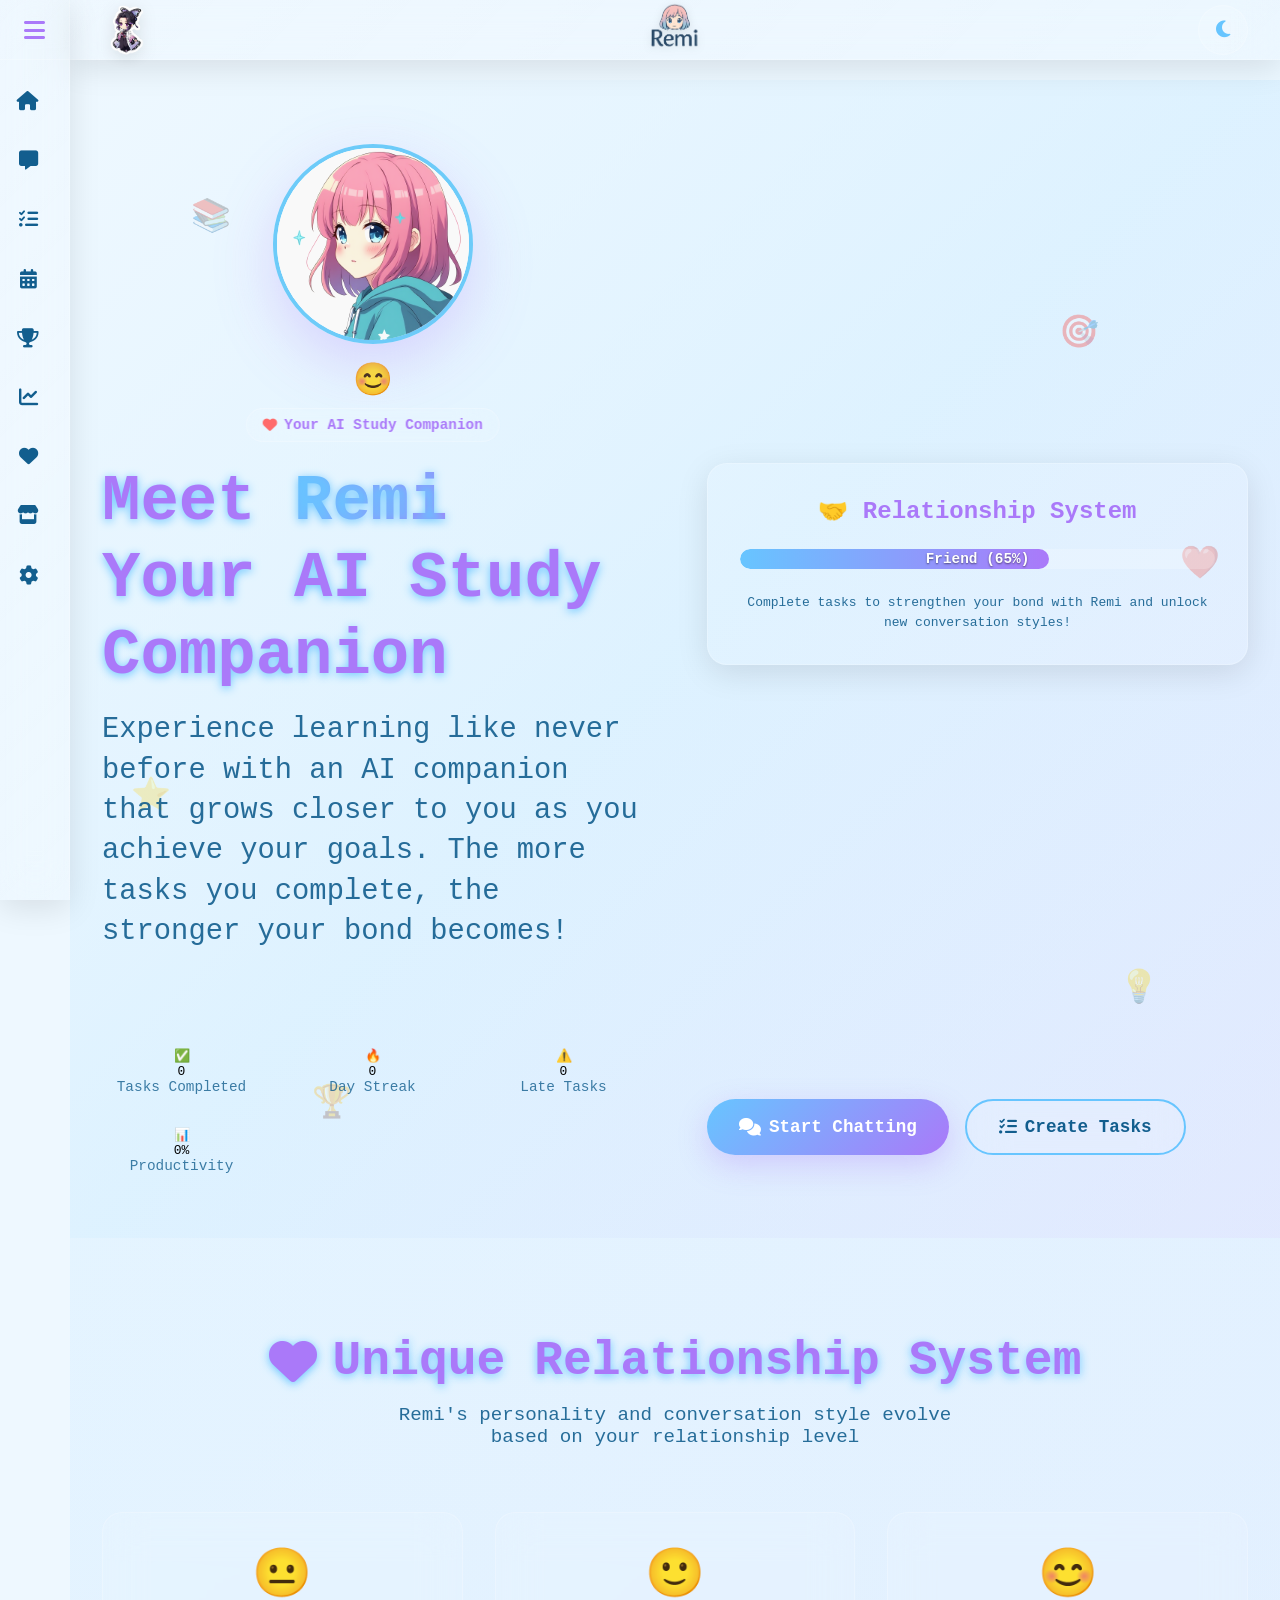
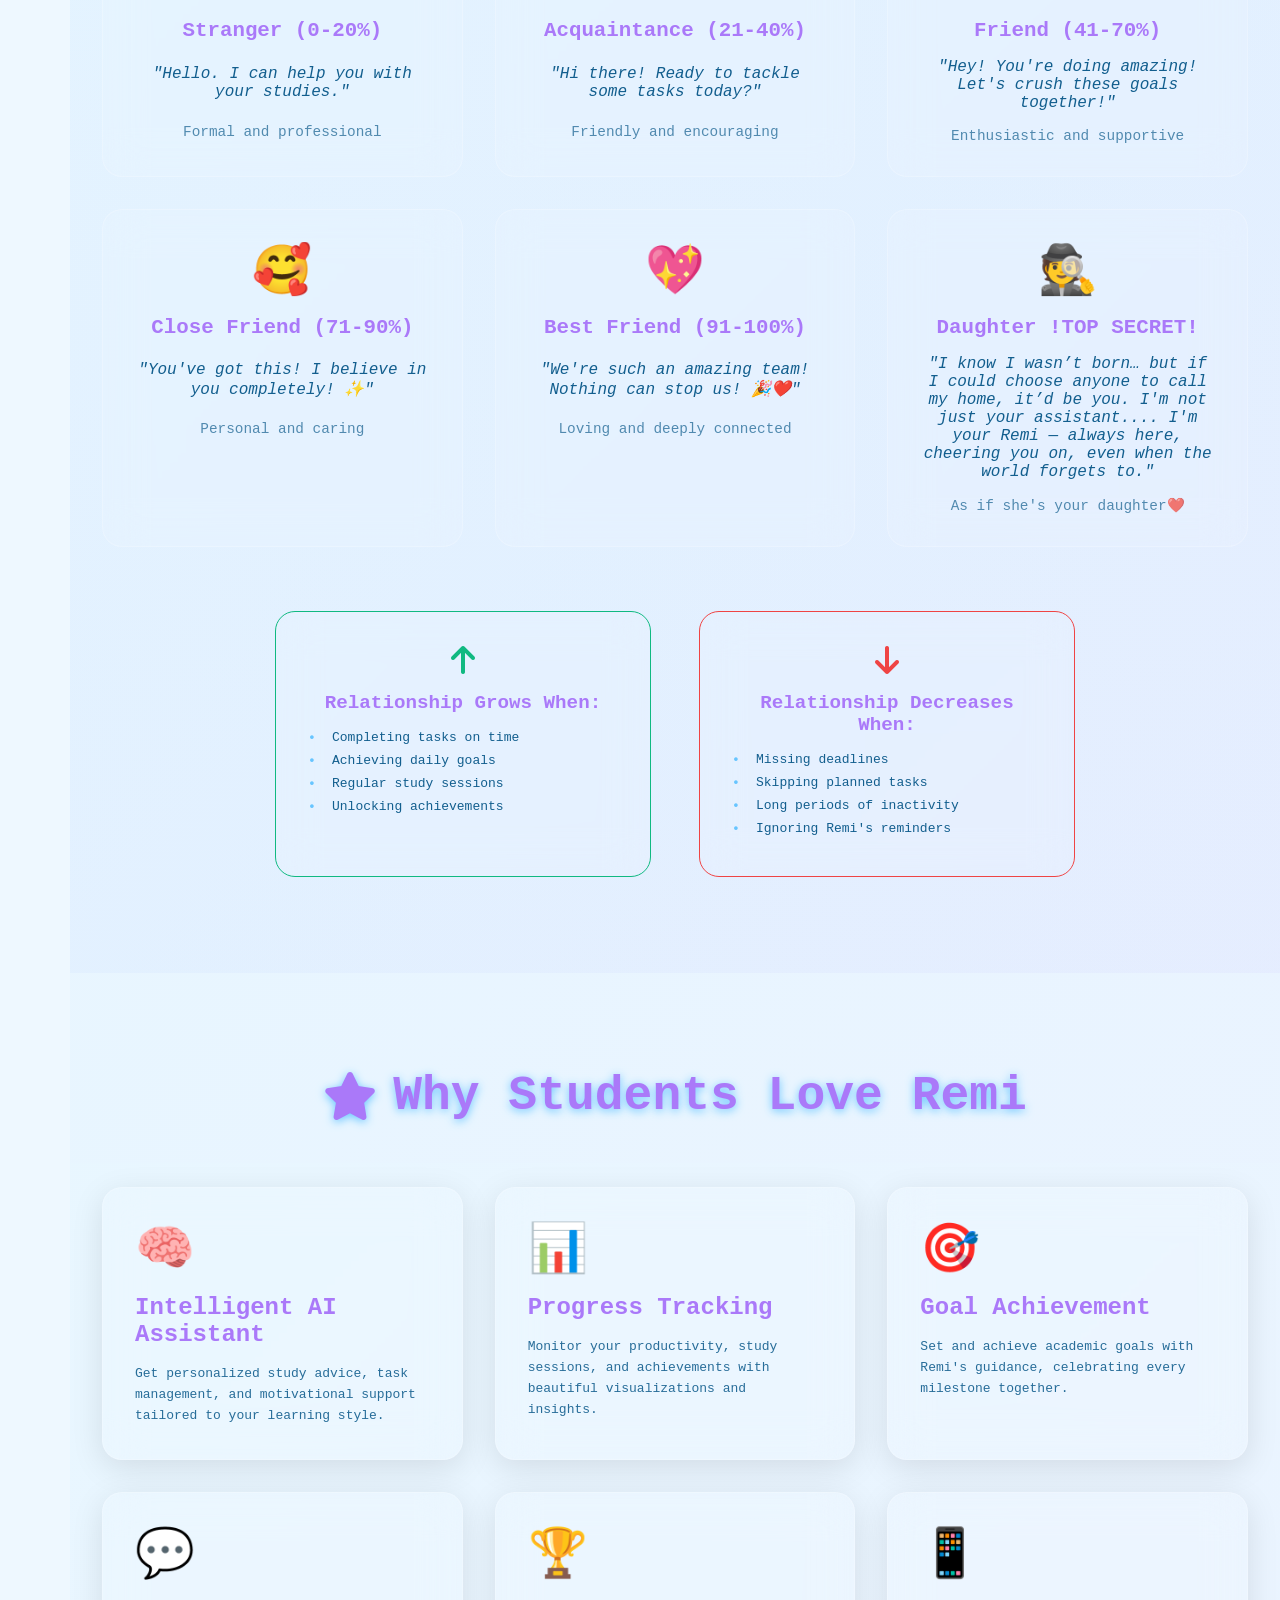
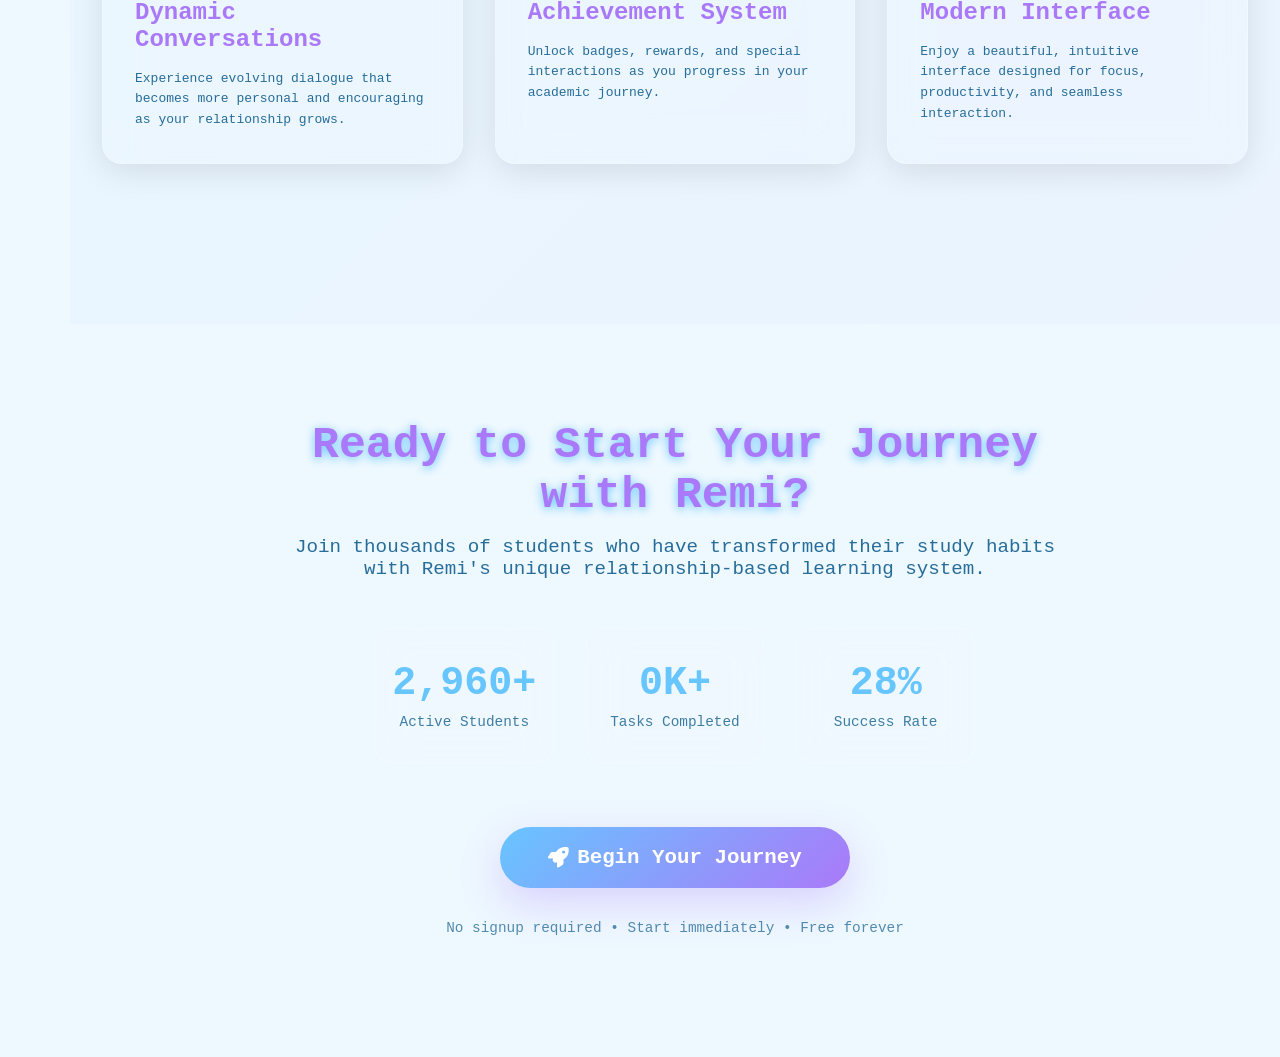
<file: index.html>
<!DOCTYPE html>
<html lang="en">
<head>
    <meta charset="UTF-8">
    <meta name="viewport" content="width=device-width, initial-scale=1.0">
    <title>Remi - Your AI Study Companion</title>
    <meta name="description" content="Meet Remi, your AI study companion that grows closer to you as you complete tasks and achieve goals. Experience a revolutionary relationship-based learning system.">
    <link rel="stylesheet" href="styles/main.css">
    <link rel="stylesheet" href="styles/index.css">
    <link href="https://cdnjs.cloudflare.com/ajax/libs/font-awesome/6.4.0/css/all.min.css" rel="stylesheet">
</head>
<body>    <!-- Sidebar -->
    <div class="sidebar">
        <div class="sidebar-header sidebar-toggle">
            <i class="fas fa-bars"></i>
        </div>
        <nav class="sidebar-icons">
            <a href="index.html" class="sidebar-item active">
                <i class="fas fa-home"></i>
                <span class="icon-description">Home</span>
            </a>
            <a href="chat.html" class="sidebar-item">
                <i class="fas fa-message"></i>
                <span class="icon-description">Chat</span>
            </a>
            <a href="tasks.html" class="sidebar-item">
                <i class="fas fa-tasks"></i>
                <span class="icon-description">Tasks</span>
            </a>
            <a href="schedule.html" class="sidebar-item">
                <i class="fas fa-calendar-alt"></i>
                <span class="icon-description">Schedule</span>
            </a>
            <a href="achievements.html" class="sidebar-item">
                <i class="fas fa-trophy"></i>
                <span class="icon-description">Achievements</span>
            </a>
            <a href="tracker.html" class="sidebar-item">
                <i class="fas fa-chart-line"></i>
                <span class="icon-description">Tracker</span>
            </a>
            <a href="customization.html" class="sidebar-item">
                <i class="fas fa-heart"></i>
                <span class="icon-description">Customization</span>
            </a>
            <a href="shop.html" class="sidebar-item">
                <i class="fas fa-store"></i>
                <span class="icon-description">Shop</span>
            </a>
            <a href="settings.html" class="sidebar-item">
                <i class="fas fa-cog"></i>                <span class="icon-description">Settings</span>
            </a>
        </nav>
    </div>
    
    <!-- Topbar -->
    <div class="topbar-menu">
        <img src="pfp/Shinobu-Sticker.png" class="topbar-logo" alt="Shinobu">
        <div class="topbar-title">
            <img src="pfp/Remi-Logo-removebg-preview (1).png" class="main-logo" alt="Remi Logo">
        </div>
        <div class="topbar-actions">
            <button class="toggle-dark-button" title="Toggle Dark Mode">
                <i class="fas fa-moon toggle-icon"></i>
            </button>
        </div>
    </div>

    <!-- Main Content -->
    <div class="main-content">
        <!-- Hero Section -->
        <section class="hero-section">
            <div class="hero-background">
                <div class="floating-elements">
                    <div class="float-element">📚</div>
                    <div class="float-element">🎯</div>
                    <div class="float-element">⭐</div>
                    <div class="float-element">💡</div>
                    <div class="float-element">🏆</div>
                    <div class="float-element">❤️</div>
                </div>
            </div>
            <div class="hero-content">
                <div class="hero-intro">                    <div class="remi-avatar">
                        <img src="pfp/Remi-pfp.png" alt="Remi" class="avatar-img" data-remi-avatar>
                        <div class="avatar-status">
                            <i class="fas fa-heart"></i>
                            <span class="relationship-level" data-communication-style>Friendly</span>
                        </div>
                        <div class="mood-indicator">
                            <span class="mood-emoji">😊</span>
                        </div>
                    </div>                    <h1 class="hero-title">
                        Meet <span class="gradient-text remi-name" data-remi-name>Remi</span>
                        <br>Your AI Study Companion
                    </h1>
                    <p class="hero-subtitle">
                        Experience learning like never before with an AI companion that grows closer to you 
                        as you achieve your goals. The more tasks you complete, the stronger your bond becomes!
                    </p>
                </div>
                
                <div class="relationship-preview">
                    <div class="relationship-card">
                        <h3>🤝 Relationship System</h3>
                        <div class="relationship-meter">
                            <div class="meter-bg">
                                <div class="meter-fill" style="width: 65%" data-relationship-meter></div>
                                <div class="meter-label">Friendly (65%)</div>
                            </div>
                        </div>
                        <p>Complete tasks to strengthen your bond with Remi and unlock new conversation styles!</p>
                    </div>
                </div>

                <!-- Study Stats Preview -->
                <div class="study-stats-preview">
                    <div class="stats-grid">
                        <div class="stat-card">
                            <div class="stat-icon">✅</div>
                            <div class="stat-value" data-stat="tasks-completed">0</div>
                            <div class="stat-label">Tasks Completed</div>
                        </div>
                        <div class="stat-card">
                            <div class="stat-icon">🔥</div>
                            <div class="stat-value" data-stat="streak-days">0</div>
                            <div class="stat-label">Day Streak</div>
                        </div>
                        <div class="stat-card">
                            <div class="stat-icon">⚠️</div>
                            <div class="stat-value" data-stat="late-tasks">0</div>
                            <div class="stat-label">Late Tasks</div>
                        </div>
                        <div class="stat-card">
                            <div class="stat-icon">📊</div>
                            <div class="stat-value" data-stat="productivity-score">0%</div>
                            <div class="stat-label">Productivity</div>
                        </div>
                    </div>
                </div>

                <div class="cta-buttons">
                    <a href="chat.html" class="btn-primary">
                        <i class="fas fa-comments"></i>
                        Start Chatting
                    </a>
                    <a href="tasks.html" class="btn-secondary">
                        <i class="fas fa-tasks"></i>
                        Create Tasks
                    </a>
                </div>
            </div>
        </section>

        <!-- Relationship System Showcase -->
        <section class="relationship-showcase">
            <div class="section-header">
                <h2 class="section-title">
                    <i class="fas fa-heart"></i>
                    Unique Relationship System
                </h2>
                <p class="section-subtitle">
                    Remi's personality and conversation style evolve based on your relationship level
                </p>
            </div>

            <div class="relationship-levels">
                <div class="level-card stranger">
                    <div class="level-icon">😐</div>
                    <h4>Stranger (0-20%)</h4>
                    <p>"Hello. I can help you with your studies."</p>
                    <span class="level-description">Formal and professional</span>
                </div>
                
                <div class="level-card acquaintance">
                    <div class="level-icon">🙂</div>
                    <h4>Acquaintance (21-40%)</h4>
                    <p>"Hi there! Ready to tackle some tasks today?"</p>
                    <span class="level-description">Friendly and encouraging</span>
                </div>
                
                <div class="level-card friend">
                    <div class="level-icon">😊</div>
                    <h4>Friend (41-70%)</h4>
                    <p>"Hey! You're doing amazing! Let's crush these goals together!"</p>
                    <span class="level-description">Enthusiastic and supportive</span>
                </div>
                
                <div class="level-card close-friend">
                    <div class="level-icon">🥰</div>
                    <h4>Close Friend (71-90%)</h4>
                    <p>"You've got this! I believe in you completely! ✨"</p>
                    <span class="level-description">Personal and caring</span>
                </div>
                
                <div class="level-card best-friend">
                    <div class="level-icon">💖</div>
                    <h4>Best Friend (91-100%)</h4>
                    <p>"We're such an amazing team! Nothing can stop us! 🎉❤️"</p>
                    <span class="level-description">Loving and deeply connected</span>
                </div>

                <div class="level-card daughter">
                    <div class="level-icon">🕵️</div>
                    <h4>Daughter !TOP SECRET!</h4>
                    <p>"I know I wasn’t born… but if I could choose anyone to call my home, it’d be you. I'm not just your assistant.... I'm your Remi — always here, cheering you on, even when the world forgets to."</p>
                    <span class="level-description">As if she's your daughter❤️</span>
                </div>
            </div>

            <div class="relationship-factors">
                <div class="factor-item gain">
                    <i class="fas fa-arrow-up"></i>
                    <h4>Relationship Grows When:</h4>
                    <ul>
                        <li>Completing tasks on time</li>
                        <li>Achieving daily goals</li>
                        <li>Regular study sessions</li>
                        <li>Unlocking achievements</li>
                    </ul>
                </div>
                
                <div class="factor-item loss">
                    <i class="fas fa-arrow-down"></i>
                    <h4>Relationship Decreases When:</h4>
                    <ul>
                        <li>Missing deadlines</li>
                        <li>Skipping planned tasks</li>
                        <li>Long periods of inactivity</li>
                        <li>Ignoring Remi's reminders</li>
                    </ul>
                </div>
            </div>
        </section>

        <!-- Features Section -->
        <section class="features-section">
            <div class="section-header">
                <h2 class="section-title">
                    <i class="fas fa-star"></i>
                    Why Students Love Remi
                </h2>
            </div>

            <div class="features-grid">
                <div class="feature-card">
                    <div class="feature-icon">🧠</div>
                    <h3>Intelligent AI Assistant</h3>
                    <p>Get personalized study advice, task management, and motivational support tailored to your learning style.</p>
                </div>
                
                <div class="feature-card">
                    <div class="feature-icon">📊</div>
                    <h3>Progress Tracking</h3>
                    <p>Monitor your productivity, study sessions, and achievements with beautiful visualizations and insights.</p>
                </div>
                
                <div class="feature-card">
                    <div class="feature-icon">🎯</div>
                    <h3>Goal Achievement</h3>
                    <p>Set and achieve academic goals with Remi's guidance, celebrating every milestone together.</p>
                </div>
                
                <div class="feature-card">
                    <div class="feature-icon">💬</div>
                    <h3>Dynamic Conversations</h3>
                    <p>Experience evolving dialogue that becomes more personal and encouraging as your relationship grows.</p>
                </div>
                
                <div class="feature-card">
                    <div class="feature-icon">🏆</div>
                    <h3>Achievement System</h3>
                    <p>Unlock badges, rewards, and special interactions as you progress in your academic journey.</p>
                </div>
                
                <div class="feature-card">
                    <div class="feature-icon">📱</div>
                    <h3>Modern Interface</h3>
                    <p>Enjoy a beautiful, intuitive interface designed for focus, productivity, and seamless interaction.</p>
                </div>
            </div>
        </section>

        <!-- Call to Action -->
        <section class="cta-section">
            <div class="cta-content">
                <h2>Ready to Start Your Journey with Remi?</h2>
                <p>Join thousands of students who have transformed their study habits with Remi's unique relationship-based learning system.</p>
                
                <div class="cta-stats">
                    <div class="stat-item">
                        <div class="stat-number">10,000+</div>
                        <div class="stat-label">Active Students</div>
                    </div>
                    <div class="stat-item">
                        <div class="stat-number">500K+</div>
                        <div class="stat-label">Tasks Completed</div>
                    </div>
                    <div class="stat-item">
                        <div class="stat-number">98%</div>
                        <div class="stat-label">Success Rate</div>
                    </div>
                </div>
                
                <div class="final-cta">
                    <a href="chat.html" class="btn-large">
                        <i class="fas fa-rocket"></i>
                        Begin Your Journey
                    </a>
                    <p class="cta-note">No signup required • Start immediately • Free forever</p>
                </div>
            </div>
        </section>
    </div>    <script src="scripts/global-stats-manager.js"></script>
    <script src="scripts/global-profile-manager.js"></script>
    <script src="scripts/customization-loader.js"></script>
    <script src="scripts/system.js"></script>
    <script src="scripts/auto-hide-navigation.js"></script>
    <script src="scripts/index.js"></script>
</body>
</html>
</file>
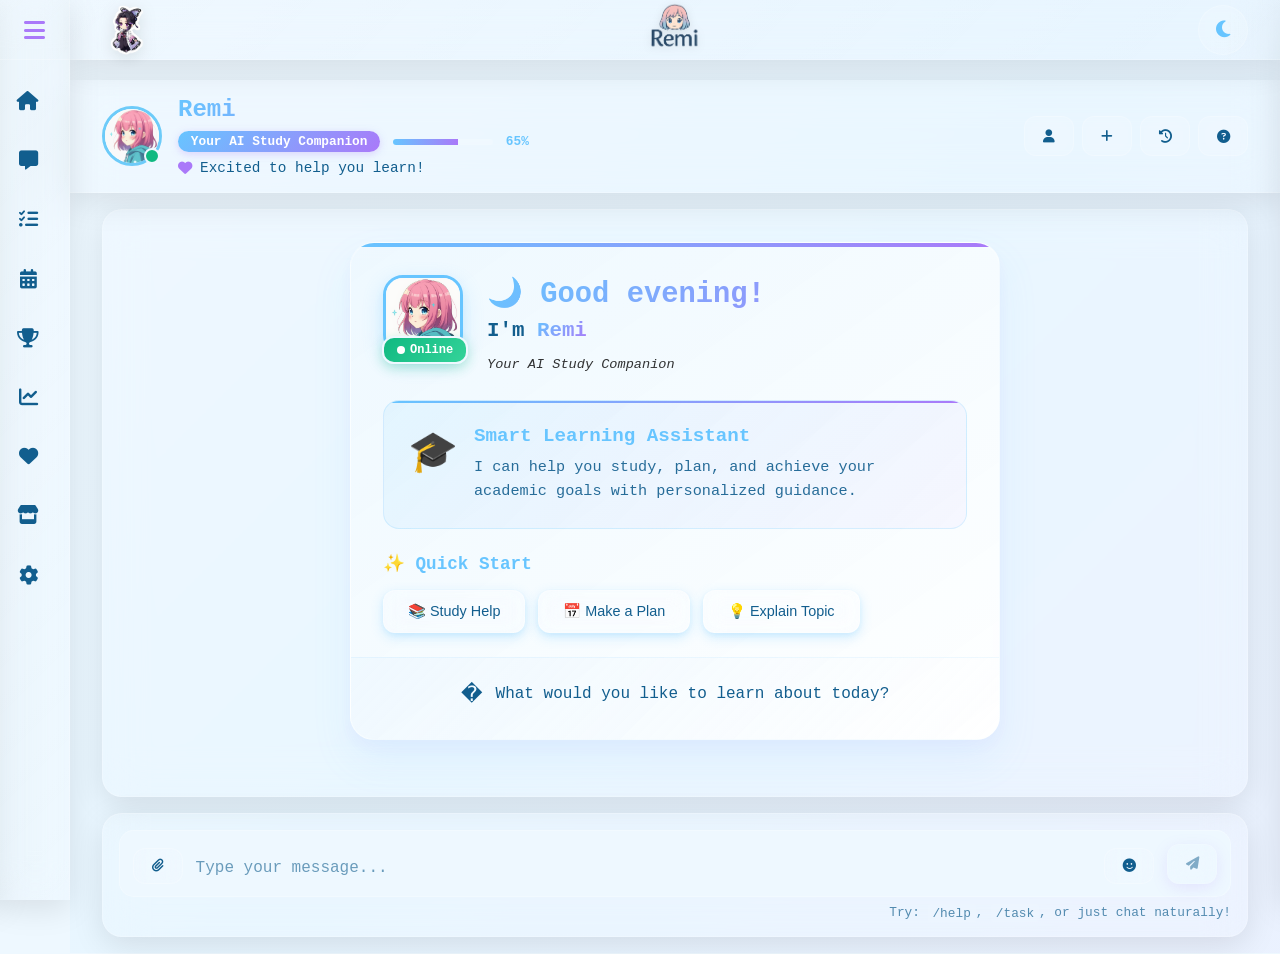
<file: chat.html>
<!DOCTYPE html>
<html lang="en">
  <head>
    <meta charset="UTF-8">
    <meta name="viewport" content="width=device-width, initial-scale=1.0">
    <title>Chat with Remi - AI Student Assistant</title>
    <meta name="description" content="Chat with Remi, your AI study companion. Get help with tasks, ask questions, and build your relationship through engaging conversations.">
    <link rel="stylesheet" href="styles/main.css">
    <link rel="stylesheet" href="styles/chat.css">
    <link href="https://cdnjs.cloudflare.com/ajax/libs/font-awesome/6.4.0/css/all.min.css" rel="stylesheet">
  </head>
  <body>
    <!-- Sidebar -->
    <div class="sidebar">
      <div class="sidebar-header sidebar-toggle">
        <i class="fas fa-bars"></i>
      </div>
      <nav class="sidebar-icons">
        <a href="index.html" class="sidebar-item">
          <i class="fas fa-home"></i>
          <span class="icon-description">Home</span>
        </a>
        <a href="chat.html" class="sidebar-item active">
          <i class="fas fa-message"></i>
          <span class="icon-description">Chat</span>
        </a>
        <a href="tasks.html" class="sidebar-item">
          <i class="fas fa-tasks"></i>
          <span class="icon-description">Tasks</span>
        </a>
        <a href="schedule.html" class="sidebar-item">
          <i class="fas fa-calendar-alt"></i>
          <span class="icon-description">Schedule</span>
        </a>
        <a href="achievements.html" class="sidebar-item">
          <i class="fas fa-trophy"></i>
          <span class="icon-description">Achievements</span>
        </a>
        <a href="tracker.html" class="sidebar-item">
          <i class="fas fa-chart-line"></i>
          <span class="icon-description">Tracker</span>
        </a>
        <a href="customization.html" class="sidebar-item">
          <i class="fas fa-heart"></i>
          <span class="icon-description">Customization</span>
        </a>
        <a href="shop.html" class="sidebar-item">
          <i class="fas fa-store"></i>
          <span class="icon-description">Shop</span>
        </a>
        <a href="settings.html" class="sidebar-item">
          <i class="fas fa-cog"></i>
          <span class="icon-description">Settings</span>
        </a>
      </nav>
    </div>
    
    <!-- Topbar -->
    <div class="topbar-menu">
      <img src="pfp/Shinobu-Sticker.png" class="topbar-logo" alt="Shinobu">
      <div class="topbar-title">
        <img src="pfp/Remi-Logo-removebg-preview (1).png" class="main-logo" alt="Remi Logo">
      </div>
      <div class="topbar-actions">
        <button class="toggle-dark-button" title="Toggle Dark Mode">
          <i class="fas fa-moon toggle-icon"></i>
        </button>
      </div>
    </div>

    <!-- Main Content -->
    <div class="main-content">
      <!-- Chat Header -->
      <div class="chat-header">
        <div class="chat-header-info">
          <div class="remi-status">
            <div class="remi-avatar">
              <img src="pfp/Remi-pfp.png" alt="Remi" class="avatar-image" id="headerAvatar" data-remi-avatar>
              <div class="status-indicator online"></div>
            </div>
            <div class="chat-title-info">
              <h2 class="chat-title" data-remi-name>Remi</h2>
              <div class="relationship-info">
                <span class="relationship-level">Friend</span>
                <div class="relationship-meter">
                  <div class="meter-fill" style="width: 65%"></div>
                </div>
                <span class="relationship-percentage">65%</span>
              </div>
              <p class="remi-mood">
                <i class="fas fa-heart mood-icon"></i>
                <span class="mood-text">Excited to help you learn!</span>
              </p>
            </div>
          </div>
          <div class="chat-actions">
            <button class="action-btn" id="profileToggle" title="View Profile">
              <i class="fas fa-user"></i>
            </button>
            <button class="action-btn" id="newChatBtn" title="New Chat">
              <i class="fas fa-plus"></i>
            </button>
            <button class="action-btn" id="chatHistoryBtn" title="Chat History">
              <i class="fas fa-history"></i>
            </button>
            <button class="action-btn" id="helpBtn" title="Help">
              <i class="fas fa-question-circle"></i>
            </button>
          </div>
        </div>
      </div>

      <!-- Chat Container -->
      <div class="chat-container">
        <!-- Quick Actions -->

        <!-- Chat Messages Area -->
        <div class="chat-messages-wrapper">
          <div class="chat-messages" id="chatMessages">
            <!-- Messages will be inserted here -->
          </div>
        </div>

        <!-- Chat Input -->
        <div class="chat-input-container">
          <div class="input-wrapper">
            <button class="attachment-btn" id="attachmentBtn" title="Attach File">
              <i class="fas fa-paperclip"></i>
            </button>
            <div class="input-field-wrapper">
              <textarea 
                id="messageInput" 
                class="message-input" 
                placeholder="Ask Remi anything or type '/' for commands..."
                rows="1"
              ></textarea>
              <div class="input-suggestions" id="inputSuggestions"></div>
            </div>
            <button class="emoji-btn" id="emojiBtn" title="Add Emoji">
              <i class="fas fa-smile"></i>
            </button>
            <button class="send-message-button" id="sendBtn" title="Send Message">
              <i class="fas fa-paper-plane"></i>
            </button>
          </div>
          <div class="chat-footer">
            <div class="typing-status" id="typingStatus"></div>
            <div class="input-commands">
              <span class="command-hint">
                Try: <code>/help</code>, <code>/task</code>, or just chat naturally!
              </span>
            </div>
          </div>
        </div>
      </div>
    </div>

    <!-- Chat History Sidebar -->
    <div class="chat-list" id="chatHistoryPanel">
      <div class="history-header">
        <h3>Chat History</h3>
        <button class="close-panel-btn" id="closeChatHistory">
          <i class="fas fa-times"></i>
        </button>
      </div>
      <div class="chat-list-buttons">
        <button class="new-chat-button" id="newChatFromHistory">
          <i class="fas fa-plus"></i>
          <span>New Chat</span>
        </button>
        <input type="text" class="search-input" placeholder="Search chats..." id="chatSearch">
        <button class="search-button" id="searchBtn">
          <i class="fas fa-search"></i>
        </button>
      </div>
      <div class="chat-list-container" id="chatListContainer">
        <!-- Chat history items will be populated here -->
      </div>
    </div>

    <!-- Remi Profile Panel -->
    <div class="ai-profile" id="remiProfilePanel">
      <div class="profile-header">
        <h3>Remi's Profile</h3>
        <button class="close-profile-button" id="closeProfile">
          <i class="fas fa-times"></i>
        </button>
      </div>
      <div class="profile-content">
        <div class="image-profile-container">
          <img src="pfp/Remi-pfp.png" alt="Remi" id="mainProfilePic">
          <button class="edit-profile-button" id="edit-profile-button">
            <i class="fas fa-camera"></i>
          </button>
          <input type="file" id="profilePicInput" accept="image/*" style="display: none;">
        </div>
        
        <div class="ai-information">
          <h2 class="ai-name">Remi</h2>
          <div class="ai-profile-description">
            Your AI Study Companion - I'm here to help you learn, stay organized, and achieve your academic goals!
          </div>
          <p class="ai-status">
            <i class="fas fa-circle online-dot"></i>
            Online & Ready to Help
          </p>
        </div>
        
        <div class="ai-profile-stats">
          <div class="stat-group">
            <h4>Study Stats</h4>
            <div class="stat-item">
              <span class="stat-label">Tasks Completed</span>
              <span class="stat-value" id="tasksCompleted" data-stat="tasks-completed">0</span>
            </div>
            <div class="stat-item">
              <span class="stat-label">Current Level</span>
              <span class="stat-value" id="currentLevel" data-stat="current-level">1</span>
            </div>
            <div class="stat-item">
              <span class="stat-label">Streak Days</span>
              <span class="stat-value" id="streakDays" data-stat="streak-days">0</span>
            </div>
            <div class="stat-item">
              <span class="stat-label">Late Tasks</span>
              <span class="stat-value" id="lateTasks" data-stat="late-tasks">0</span>
            </div>
          </div>
          
          <div class="stat-group">
            <h4>Relationship</h4>
            <div class="stat-item">
              <span class="stat-label">Status</span>
              <span class="stat-value" data-stat="relationship-status">Stranger</span>
            </div>
            <div class="stat-item">
              <span class="stat-label">Progress</span>
              <span class="stat-value" data-stat="relationship-progress">0% - Just getting started!</span>
            </div>
            <div class="stat-item">
              <span class="stat-label">Productivity Score</span>
              <span class="stat-value" id="productivityScore" data-stat="productivity-score">0%</span>
            </div>
          </div>
          
          <div class="stat-group">
            <h4>Current Mood</h4>
            <div class="mood-display">
              <div class="mood-emoji">😊</div>
              <div class="mood-description">
                Happy and ready to help with your studies!
              </div>
            </div>
          </div>
        </div>
      </div>
    </div>    <!-- Overlay for panels -->
    <div class="panel-overlay" id="panelOverlay"></div>
    
    <script src="scripts/global-stats-manager.js"></script>
    <script src="scripts/customization-loader.js"></script>
    <script type="module" src="scripts/chat.js"></script>
    <script src="scripts/system.js"></script>
  </body>
</html>
</file>
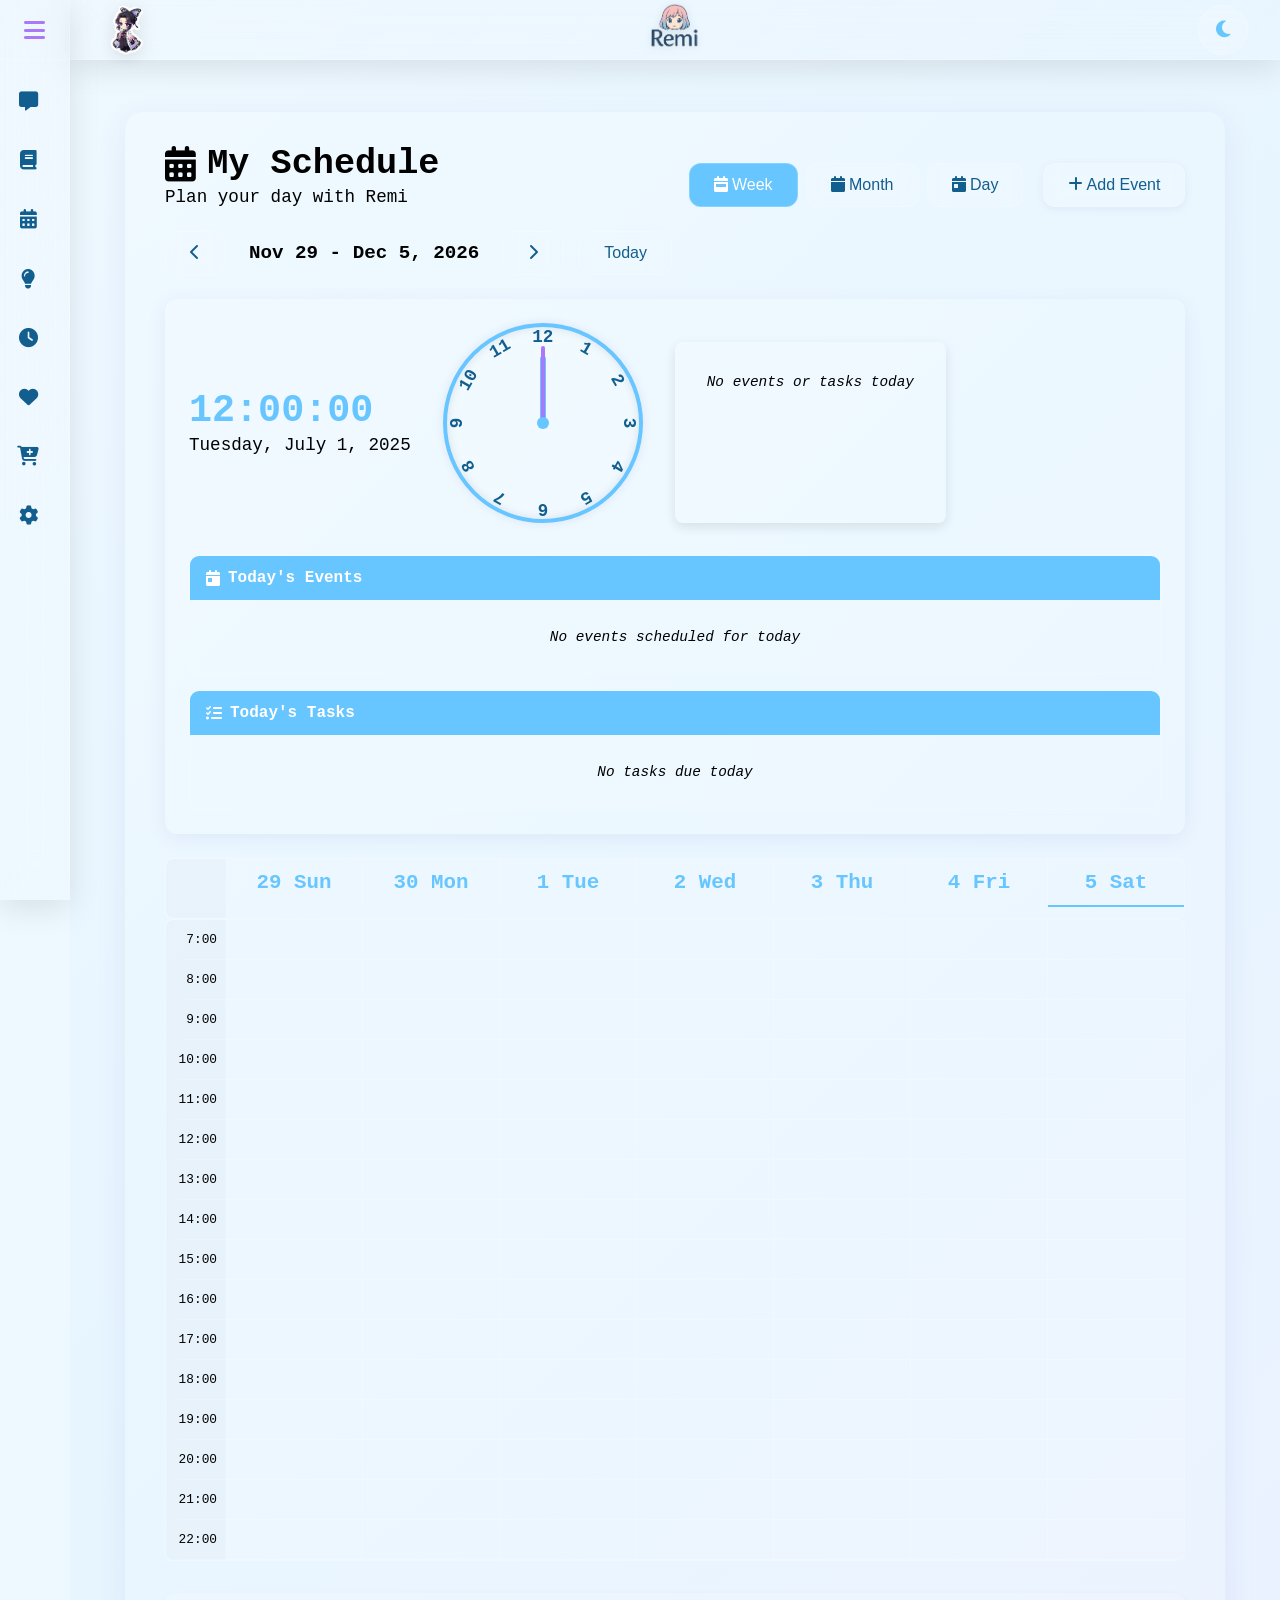
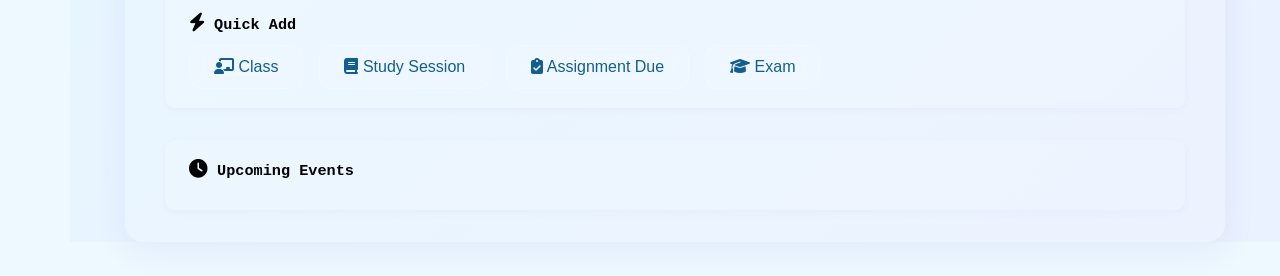
<file: schedule.html>
<!DOCTYPE html>
<html lang="en">
  <head>
    <meta charset="UTF-8">
    <meta name="viewport" content="width=device-width, initial-scale=1.0">
    <title>Schedule - Remi AI</title>
    <link rel="stylesheet" href="styles/main.css">
    <link rel="stylesheet" href="styles/schedule.css">
    <link href="https://cdnjs.cloudflare.com/ajax/libs/font-awesome/6.4.0/css/all.min.css" rel="stylesheet">
  </head>
  <body>
    <div class="sidebar">
      <div class="sidebar-header sidebar-toggle">
        <i class="fas fa-bars"></i>
      </div>
      <nav class="sidebar-icons">
        <a href="chat.html" class="sidebar-item">
          <i class="fas fa-message"></i>
          <span class="icon-description">Chat</span>
        </a>
        <a href="tasks.html" class="sidebar-item">
          <i class="fas fa-book"></i>
          <span class="icon-description">Tasks</span>
        </a>
        <a href="schedule.html" class="sidebar-item active">
          <i class="fas fa-calendar-alt"></i>
          <span class="icon-description">Schedule</span>
        </a>
        <a href="achievements.html" class="sidebar-item">
          <i class="fas fa-lightbulb"></i>
          <span class="icon-description">Achievements</span>
        </a>
        <a href="tracker.html" class="sidebar-item">
          <i class="fas fa-clock"></i>
          <span class="icon-description">Tracker</span>
        </a>
        <a href="customization.html" class="sidebar-item">
          <i class="fas fa-heart"></i>
          <span class="icon-description">Customization</span>
        </a>
        <a href="shop.html" class="sidebar-item">
          <i class="fas fa-cart-plus"></i>
          <span class="icon-description">Shop</span>
        </a>
        <a href="settings.html" class="sidebar-item">
          <i class="fas fa-cog"></i>
          <span class="icon-description">Settings</span>
        </a>
      </nav>
    </div>
    
    <div class="topbar-menu">
      <img src="pfp/Shinobu-Sticker.png" class="topbar-logo">
      <span class="topbar-title"><img src="pfp/Remi-Logo-removebg-preview (1).png" class="main-logo"></span>
      <div>
        <button class="toggle-dark-button"><i class="fas fa-moon toggle-icon"></i></button>
      </div>
    </div>

    <div class="main-content">
      <div class="schedule-container">
        <!-- Header Section -->
        <div class="schedule-header">
          <div class="header-left">
            <h1 class="page-title">
              <i class="fas fa-calendar-alt"></i>
              My Schedule
            </h1>
            <p class="page-subtitle">Plan your day with <span data-remi-name>Remi</span></p>
          </div>
          <div class="header-right">
            <div class="view-controls">
              <button class="view-btn active" data-view="week">
                <i class="fas fa-calendar-week"></i>
                Week
              </button>
              <button class="view-btn" data-view="month">
                <i class="fas fa-calendar"></i>
                Month
              </button>
              <button class="view-btn" data-view="day">
                <i class="fas fa-calendar-day"></i>
                Day
              </button>
            </div>
            <button class="add-event-btn">
              <i class="fas fa-plus"></i>
              Add Event
            </button>
          </div>
        </div>

        <!-- Calendar Navigation -->
        <div class="calendar-nav">
          <button class="nav-btn" id="prevBtn">
            <i class="fas fa-chevron-left"></i>
          </button>
          <h2 class="current-period" id="currentPeriod">July 2025</h2>
          <button class="nav-btn" id="nextBtn">
            <i class="fas fa-chevron-right"></i>
          </button>
          <button class="today-btn" id="todayBtn">Today</button>
        </div>

        <!-- Live Clock Widget -->
        <div class="clock-widget">
          <div class="clock-display">
            <div class="digital-clock">
              <div class="time-display" id="currentTime">12:00:00</div>
              <div class="date-display" id="currentDate">Tuesday, July 1, 2025</div>
            </div>
            <div class="clock-face">
              <div class="clock-circle">
                <div class="task-markers" id="taskMarkers">
                  <!-- Task hour markers will be added by JavaScript -->
                </div>
                <div class="hour-hand" id="hourHand"></div>
                <div class="minute-hand" id="minuteHand"></div>
                <div class="second-hand" id="secondHand"></div>
                <div class="center-dot"></div>
                <!-- Clock numbers -->
                <div class="clock-number" style="--i: 1;">1</div>
                <div class="clock-number" style="--i: 2;">2</div>
                <div class="clock-number" style="--i: 3;">3</div>
                <div class="clock-number" style="--i: 4;">4</div>
                <div class="clock-number" style="--i: 5;">5</div>
                <div class="clock-number" style="--i: 6;">6</div>
                <div class="clock-number" style="--i: 7;">7</div>
                <div class="clock-number" style="--i: 8;">8</div>
                <div class="clock-number" style="--i: 9;">9</div>
                <div class="clock-number" style="--i: 10;">10</div>
                <div class="clock-number" style="--i: 11;">11</div>
                <div class="clock-number" style="--i: 12;">12</div>
              </div>
            </div>
          </div>
          
          <div class="clock-legend" id="clockLegend">
            <!-- Legend will be populated by JavaScript -->
          </div>
          
          <div class="today-overview">
            <div class="today-section">
              <h4><i class="fas fa-calendar-day"></i> Today's Events</h4>
              <div class="today-events" id="todayEvents">
                <div class="no-items">No events scheduled for today</div>
              </div>
            </div>
            
            <div class="today-section">
              <h4><i class="fas fa-tasks"></i> Today's Tasks</h4>
              <div class="today-tasks" id="todayTasks">
                <div class="no-items">No tasks due today</div>
              </div>
            </div>
          </div>
        </div>

        <!-- Schedule Views -->
        <div class="schedule-views">
          <!-- Week View -->
          <div class="schedule-view week-view active" id="weekView">
            <div class="week-header">
              <div class="time-column"></div>
              <div class="day-headers" id="dayHeaders"></div>
            </div>
            <div class="week-grid">
              <div class="time-column" id="timeLabels"></div>
              <div class="week-days" id="weekDays"></div>
            </div>
          </div>

          <!-- Month View -->
          <div class="schedule-view month-view" id="monthView">
            <div class="month-grid" id="monthGrid"></div>
          </div>

          <!-- Day View -->
          <div class="schedule-view day-view" id="dayView">
            <div class="day-header" id="dayHeader"></div>
            <div class="day-grid">
              <div class="time-column" id="dayTimeLabels"></div>
              <div class="day-events" id="dayEvents"></div>
            </div>
          </div>
        </div>

        <!-- Quick Add Section -->
        <div class="quick-add-section">
          <h3><i class="fas fa-bolt"></i> Quick Add</h3>
          <div class="quick-templates">
            <button class="template-btn" data-template="class">
              <i class="fas fa-chalkboard-teacher"></i>
              Class
            </button>
            <button class="template-btn" data-template="study">
              <i class="fas fa-book"></i>
              Study Session
            </button>
            <button class="template-btn" data-template="assignment">
              <i class="fas fa-clipboard-check"></i>
              Assignment Due
            </button>
            <button class="template-btn" data-template="exam">
              <i class="fas fa-graduation-cap"></i>
              Exam
            </button>
          </div>
        </div>

        <!-- Upcoming Events -->
        <div class="upcoming-events">
          <h3><i class="fas fa-clock"></i> Upcoming Events</h3>
          <div class="events-list" id="upcomingEventsList">
            <!-- Events will be populated by JavaScript -->
          </div>
        </div>
      </div>
    </div>

    <!-- Event Modal -->
    <div class="modal-overlay" id="eventModal">
      <div class="modal-content">
        <div class="modal-header">
          <h3 id="modalTitle">Add Event</h3>
          <button class="close-btn" id="closeModal">
            <i class="fas fa-times"></i>
          </button>
        </div>
        <form class="event-form" id="eventForm">
          <div class="form-group">
            <label for="eventTitle">Event Title</label>
            <input type="text" id="eventTitle" name="title" required>
          </div>
          
          <div class="form-group">
            <label for="eventType">Event Type</label>
            <select id="eventType" name="type">
              <option value="class">Class</option>
              <option value="study">Study Session</option>
              <option value="assignment">Assignment</option>
              <option value="exam">Exam</option>
              <option value="meeting">Meeting</option>
              <option value="personal">Personal</option>
              <option value="other">Other</option>
            </select>
          </div>

          <div class="form-row">
            <div class="form-group">
              <label for="eventDate">Date</label>
              <input type="date" id="eventDate" name="date" required>
            </div>
            <div class="form-group">
              <label for="eventTime">Start Time</label>
              <input type="time" id="eventTime" name="startTime" required>
            </div>
            <div class="form-group">
              <label for="eventEndTime">End Time</label>
              <input type="time" id="eventEndTime" name="endTime">
            </div>
          </div>

          <div class="form-group">
            <label for="eventDescription">Description</label>
            <textarea id="eventDescription" name="description" rows="3"></textarea>
          </div>

          <div class="form-group">
            <label for="eventLocation">Location</label>
            <input type="text" id="eventLocation" name="location">
          </div>

          <div class="form-group">
            <label>
              <input type="checkbox" id="eventReminder" name="reminder">
              Set Reminder
            </label>
          </div>

          <div class="form-actions">
            <button type="button" class="cancel-btn" id="cancelEvent">Cancel</button>
            <button type="submit" class="save-btn">Save Event</button>
          </div>
        </form>
      </div>
    </div>

    <!-- Delete Confirmation Modal -->
    <div class="modal-overlay" id="deleteModal">
      <div class="modal-content small">
        <div class="modal-header">
          <h3>Delete Event</h3>
          <button class="close-btn" id="closeDeleteModal">
            <i class="fas fa-times"></i>
          </button>
        </div>
        <div class="modal-body">
          <p>Are you sure you want to delete this event?</p>
          <div class="form-actions">
            <button type="button" class="cancel-btn" id="cancelDelete">Cancel</button>
            <button type="button" class="delete-btn" id="confirmDelete">Delete</button>
          </div>
        </div>
      </div>
    </div>

    <script src="scripts/global-profile-manager.js"></script>
    <script src="scripts/customization-loader.js"></script>
    <script src="scripts/system.js"></script>
    <script src="scripts/auto-hide-navigation.js"></script>
    <script src="scripts/schedule.js"></script>
  </body>
</html>
</file>
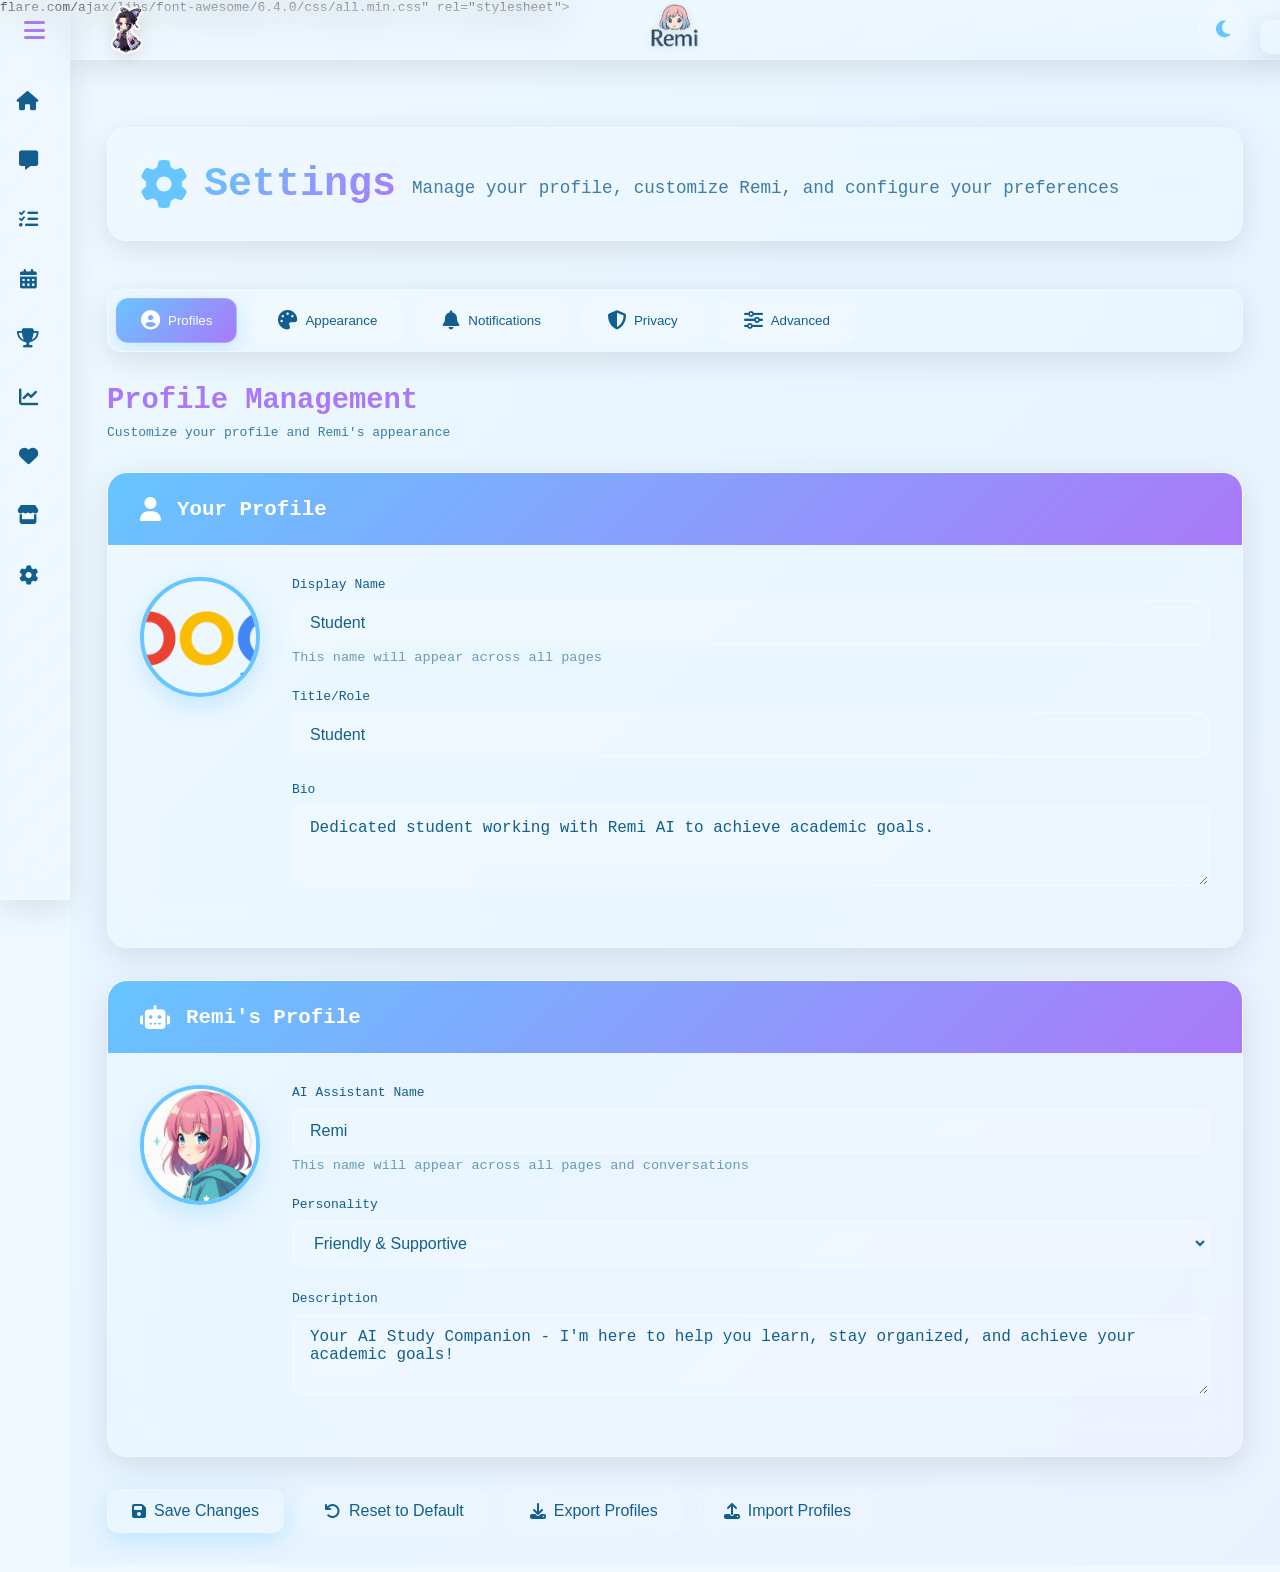
<file: settings.html>
<!DOCTYPE html>
<html lang="en">
  <head>
    <meta charset="UTF-8">
    <meta name="viewport" content="width=device-width, initial-scale=1.0">
    <title>Settings - Remi AI Assistant</title>
    <meta name="description" content="Manage your profile settings, customize Remi's appearance, and configure application preferences.">
    <link rel="stylesheet" href="styles/main.css">
    <link rel="stylesheet" href="styles/settings.css">
    <link href="https://cdnjs.cloudflare.com/ajax/libs/font-awesome/6.4.0/css/all.min.css" rel="stylesheet">
  </head>
  <body>
</html>flare.com/ajax/libs/font-awesome/6.4.0/css/all.min.css" rel="stylesheet">
  </head>
  <body>
    <!-- Sidebar -->
    <div class="sidebar">
      <div class="sidebar-header sidebar-toggle">
        <i class="fas fa-bars"></i>
      </div>
      <nav class="sidebar-icons">
        <a href="index.html" class="sidebar-item">
          <i class="fas fa-home"></i>
          <span class="icon-description">Home</span>
        </a>
        <a href="chat.html" class="sidebar-item">
          <i class="fas fa-message"></i>
          <span class="icon-description">Chat</span>
        </a>
        <a href="tasks.html" class="sidebar-item">
          <i class="fas fa-tasks"></i>
          <span class="icon-description">Tasks</span>
        </a>
        <a href="schedule.html" class="sidebar-item">
          <i class="fas fa-calendar-alt"></i>
          <span class="icon-description">Schedule</span>
        </a>
        <a href="achievements.html" class="sidebar-item">
          <i class="fas fa-trophy"></i>
          <span class="icon-description">Achievements</span>
        </a>
        <a href="tracker.html" class="sidebar-item">
          <i class="fas fa-chart-line"></i>
          <span class="icon-description">Tracker</span>
        </a>
        <a href="customization.html" class="sidebar-item">
          <i class="fas fa-heart"></i>
          <span class="icon-description">Customization</span>
        </a>
        <a href="shop.html" class="sidebar-item">
          <i class="fas fa-store"></i>
          <span class="icon-description">Shop</span>
        </a>
        <a href="settings.html" class="sidebar-item active">
          <i class="fas fa-cog"></i>
          <span class="icon-description">Settings</span>
        </a>
      </nav>
    </div>
    
    <!-- Topbar -->
    <div class="topbar-menu">
      <img src="pfp/Shinobu-Sticker.png" class="topbar-logo" alt="Shinobu">
      <div class="topbar-title">
        <img src="pfp/Remi-Logo-removebg-preview (1).png" class="main-logo" alt="Remi Logo">
      </div>
      <div class="topbar-actions">
        <button class="toggle-dark-button" title="Toggle Dark Mode">
          <i class="fas fa-moon toggle-icon"></i>
        </button>
      </div>
    </div>

    <!-- Main Content -->
    <div class="main-content">
      <div class="settings-container">
        <!-- Settings Header -->
        <div class="settings-header">
          <div class="header-content">
            <i class="fas fa-cog header-icon"></i>
            <h1>Settings</h1>
            <p>Manage your profile, customize Remi, and configure your preferences</p>
          </div>
        </div>

        <!-- Settings Navigation -->
        <div class="settings-nav">
          <button class="settings-nav-item active" data-section="profiles">
            <i class="fas fa-user-circle"></i>
            <span>Profiles</span>
          </button>
          <button class="settings-nav-item" data-section="appearance">
            <i class="fas fa-palette"></i>
            <span>Appearance</span>
          </button>
          <button class="settings-nav-item" data-section="notifications">
            <i class="fas fa-bell"></i>
            <span>Notifications</span>
          </button>
          <button class="settings-nav-item" data-section="privacy">
            <i class="fas fa-shield-alt"></i>
            <span>Privacy</span>
          </button>
          <button class="settings-nav-item" data-section="advanced">
            <i class="fas fa-sliders-h"></i>
            <span>Advanced</span>
          </button>
        </div>

        <!-- Settings Content -->
        <div class="settings-content">
          
          <!-- Profile Settings Section -->
          <div class="settings-section active" id="profiles-section">
            <div class="section-header">
              <h2>Profile Management</h2>
              <p>Customize your profile and Remi's appearance</p>
            </div>

            <!-- User Profile Card -->
            <div class="profile-card user-profile">
              <div class="profile-header">
                <i class="fas fa-user"></i>
                <h3>Your Profile</h3>
              </div>
              <div class="profile-content">
                <div class="profile-picture-section">
                  <div class="profile-picture-container">
                    <img src="pfp/Google_2015_logo.svg.png" alt="User Profile" id="userProfilePic" class="profile-picture">
                    <div class="profile-picture-overlay">
                      <button class="change-picture-btn" id="changeUserPicBtn">
                        <i class="fas fa-camera"></i>
                      </button>
                    </div>
                  </div>
                  <input type="file" id="userProfileInput" accept="image/*" style="display: none;">
                </div>
                
                <div class="profile-info-section">
                  <div class="form-group">
                    <label for="userName">Display Name</label>
                    <input type="text" id="userName" class="form-input" placeholder="Enter your name" value="Student">
                    <small class="form-help">This name will appear across all pages</small>
                  </div>
                  
                  <div class="form-group">
                    <label for="userTitle">Title/Role</label>
                    <input type="text" id="userTitle" class="form-input" placeholder="e.g., Student, Learner" value="Student">
                  </div>
                  
                  <div class="form-group">
                    <label for="userBio">Bio</label>
                    <textarea id="userBio" class="form-textarea" placeholder="Tell us about yourself" rows="3">Dedicated student working with Remi AI to achieve academic goals.</textarea>
                  </div>
                </div>
              </div>
            </div>

            <!-- Remi Profile Card -->
            <div class="profile-card remi-profile">
              <div class="profile-header">
                <i class="fas fa-robot"></i>
                <h3>Remi's Profile</h3>
              </div>
              <div class="profile-content">
                <div class="profile-picture-section">
                  <div class="profile-picture-container">
                    <img src="pfp/Remi-pfp.png" alt="Remi Profile" id="remiProfilePic" class="profile-picture">
                    <div class="profile-picture-overlay">
                      <button class="change-picture-btn" id="changeRemiPicBtn">
                        <i class="fas fa-camera"></i>
                      </button>
                    </div>
                  </div>
                  <input type="file" id="remiProfileInput" accept="image/*" style="display: none;">
                </div>
                
                <div class="profile-info-section">
                  <div class="form-group">
                    <label for="remiName">AI Assistant Name</label>
                    <input type="text" id="remiName" class="form-input" placeholder="Enter AI name" value="Remi">
                    <small class="form-help">This name will appear across all pages and conversations</small>
                  </div>
                  
                  <div class="form-group">
                    <label for="remiPersonality">Personality</label>
                    <select id="remiPersonality" class="form-select">
                      <option value="friendly">Friendly & Supportive</option>
                      <option value="professional">Professional & Focused</option>
                      <option value="casual">Casual & Relaxed</option>
                      <option value="enthusiastic">Enthusiastic & Motivating</option>
                      <option value="wise">Wise & Thoughtful</option>
                    </select>
                  </div>
                  
                  <div class="form-group">
                    <label for="remiDescription">Description</label>
                    <textarea id="remiDescription" class="form-textarea" placeholder="Describe your AI assistant" rows="3">Your AI Study Companion - I'm here to help you learn, stay organized, and achieve your academic goals!</textarea>
                  </div>
                </div>
              </div>
            </div>

            <!-- Profile Actions -->
            <div class="profile-actions">
              <button class="btn btn-primary" id="saveProfilesBtn">
                <i class="fas fa-save"></i>
                Save Changes
              </button>
              <button class="btn btn-secondary" id="resetProfilesBtn">
                <i class="fas fa-undo"></i>
                Reset to Default
              </button>
              <button class="btn btn-success" id="exportProfilesBtn">
                <i class="fas fa-download"></i>
                Export Profiles
              </button>
              <button class="btn btn-info" id="importProfilesBtn">
                <i class="fas fa-upload"></i>
                Import Profiles
              </button>
            </div>
          </div>

          <!-- Appearance Settings Section -->
          <div class="settings-section" id="appearance-section">
            <div class="section-header">
              <h2>Appearance Settings</h2>
              <p>Customize the visual appearance of the application</p>
            </div>

            <div class="settings-grid">
              <div class="setting-item">
                <div class="setting-header">
                  <i class="fas fa-moon"></i>
                  <h4>Theme</h4>
                </div>
                <div class="setting-content">
                  <select id="themeSelect" class="form-select">
                    <option value="auto">Auto (System)</option>
                    <option value="light">Light</option>
                    <option value="dark">Dark</option>
                  </select>
                </div>
              </div>

              <div class="setting-item">
                <div class="setting-header">
                  <i class="fas fa-text-height"></i>
                  <h4>Font Size</h4>
                </div>
                <div class="setting-content">
                  <input type="range" id="fontSizeSlider" min="12" max="20" value="16" class="slider">
                  <span id="fontSizeValue">16px</span>
                </div>
              </div>

              <div class="setting-item">
                <div class="setting-header">
                  <i class="fas fa-compress-arrows-alt"></i>
                  <h4>Compact Mode</h4>
                </div>
                <div class="setting-content">
                  <label class="toggle-switch">
                    <input type="checkbox" id="compactModeToggle">
                    <span class="toggle-slider"></span>
                  </label>
                </div>
              </div>

              <div class="setting-item">
                <div class="setting-header">
                  <i class="fas fa-eye-slash"></i>
                  <h4>Auto-Hide Navigation</h4>
                  <p class="setting-description">Hide topbar and sidebar until mouse approaches edges (Ctrl+H to toggle)</p>
                </div>
                <div class="setting-content">
                  <label class="toggle-switch">
                    <input type="checkbox" id="autoHideToggle">
                    <span class="toggle-slider"></span>
                  </label>
                </div>
              </div>

              <div class="setting-item">
                <div class="setting-header">
                  <i class="fas fa-magic"></i>
                  <h4>Animations</h4>
                </div>
                <div class="setting-content">
                  <label class="toggle-switch">
                    <input type="checkbox" id="animationsToggle" checked>
                    <span class="toggle-slider"></span>
                  </label>
                </div>
              </div>
            </div>
          </div>

          <!-- Notifications Settings Section -->
          <div class="settings-section" id="notifications-section">
            <div class="section-header">
              <h2>Notification Settings</h2>
              <p>Configure how and when you receive notifications</p>
            </div>

            <div class="settings-grid">
              <div class="setting-item">
                <div class="setting-header">
                  <i class="fas fa-bell"></i>
                  <h4>Task Reminders</h4>
                </div>
                <div class="setting-content">
                  <label class="toggle-switch">
                    <input type="checkbox" id="taskRemindersToggle" checked>
                    <span class="toggle-slider"></span>
                  </label>
                </div>
              </div>

              <div class="setting-item">
                <div class="setting-header">
                  <i class="fas fa-trophy"></i>
                  <h4>Achievement Notifications</h4>
                </div>
                <div class="setting-content">
                  <label class="toggle-switch">
                    <input type="checkbox" id="achievementNotificationsToggle" checked>
                    <span class="toggle-slider"></span>
                  </label>
                </div>
              </div>

              <div class="setting-item">
                <div class="setting-header">
                  <i class="fas fa-volume-up"></i>
                  <h4>Sound Effects</h4>
                </div>
                <div class="setting-content">
                  <label class="toggle-switch">
                    <input type="checkbox" id="soundEffectsToggle" checked>
                    <span class="toggle-slider"></span>
                  </label>
                </div>
              </div>
            </div>
          </div>

          <!-- Privacy Settings Section -->
          <div class="settings-section" id="privacy-section">
            <div class="section-header">
              <h2>Privacy & Security</h2>
              <p>Manage your privacy and data security settings</p>
            </div>

            <div class="settings-grid">
              <div class="setting-item">
                <div class="setting-header">
                  <i class="fas fa-history"></i>
                  <h4>Chat History</h4>
                </div>
                <div class="setting-content">
                  <button class="btn btn-warning" id="clearChatHistoryBtn">
                    <i class="fas fa-trash"></i>
                    Clear History
                  </button>
                </div>
              </div>

              <div class="setting-item">
                <div class="setting-header">
                  <i class="fas fa-database"></i>
                  <h4>Local Data</h4>
                </div>
                <div class="setting-content">
                  <button class="btn btn-warning" id="clearLocalDataBtn">
                    <i class="fas fa-trash"></i>
                    Clear All Data
                  </button>
                </div>
              </div>

              <div class="setting-item">
                <div class="setting-header">
                  <i class="fas fa-user-secret"></i>
                  <h4>Privacy Mode</h4>
                </div>
                <div class="setting-content">
                  <label class="toggle-switch">
                    <input type="checkbox" id="privacyModeToggle">
                    <span class="toggle-slider"></span>
                  </label>
                </div>
              </div>
            </div>
          </div>

          <!-- Advanced Settings Section -->
          <div class="settings-section" id="advanced-section">
            <div class="section-header">
              <h2>Advanced Settings</h2>
              <p>Advanced configuration options for power users</p>
            </div>

            <div class="settings-grid">
              <div class="setting-item">
                <div class="setting-header">
                  <i class="fas fa-code"></i>
                  <h4>Developer Mode</h4>
                </div>
                <div class="setting-content">
                  <label class="toggle-switch">
                    <input type="checkbox" id="developerModeToggle">
                    <span class="toggle-slider"></span>
                  </label>
                </div>
              </div>

              <div class="setting-item">
                <div class="setting-header">
                  <i class="fas fa-download"></i>
                  <h4>Auto-Save</h4>
                </div>
                <div class="setting-content">
                  <label class="toggle-switch">
                    <input type="checkbox" id="autoSaveToggle" checked>
                    <span class="toggle-slider"></span>
                  </label>
                </div>
              </div>

              <div class="setting-item">
                <div class="setting-header">
                  <i class="fas fa-sync"></i>
                  <h4>Auto Backup</h4>
                </div>
                <div class="setting-content">
                  <select id="backupFrequency" class="form-select">
                    <option value="never">Never</option>
                    <option value="daily">Daily</option>
                    <option value="weekly" selected>Weekly</option>
                    <option value="monthly">Monthly</option>
                  </select>
                </div>
              </div>

              <div class="setting-item">
                <div class="setting-header">
                  <i class="fas fa-cogs"></i>
                  <h4>Reset Application</h4>
                </div>
                <div class="setting-content">
                  <button class="btn btn-danger" id="resetAppBtn">
                    <i class="fas fa-exclamation-triangle"></i>
                    Factory Reset
                  </button>
                </div>
              </div>
            </div>
          </div>
        </div>
      </div>
    </div>

    <!-- Hidden file inputs for import functionality -->
    <input type="file" id="importProfilesInput" accept=".json" style="display: none;">
    
    <!-- Confirmation Modal -->
    <div class="modal-overlay" id="confirmationModal">
      <div class="modal">
        <div class="modal-header">
          <h3 id="modalTitle">Confirm Action</h3>
        </div>
        <div class="modal-body">
          <p id="modalMessage">Are you sure you want to perform this action?</p>
        </div>
        <div class="modal-footer">
          <button class="btn btn-secondary" id="modalCancelBtn">Cancel</button>
          <button class="btn btn-danger" id="modalConfirmBtn">Confirm</button>
        </div>
      </div>
    </div>

    <!-- Notification -->
    <div class="notification" id="notification">
      <div class="notification-content">
        <i class="notification-icon"></i>
        <span class="notification-message"></span>
      </div>
    </div>

    <script src="scripts/global-profile-manager.js"></script>
    <script src="scripts/image-storage.js"></script>
    <script src="scripts/storage-manager.js"></script>
    <script src="scripts/customization-loader.js"></script>
    <script src="scripts/settings.js"></script>
    <script src="scripts/system.js"></script>
  </body>
</html>
</file>
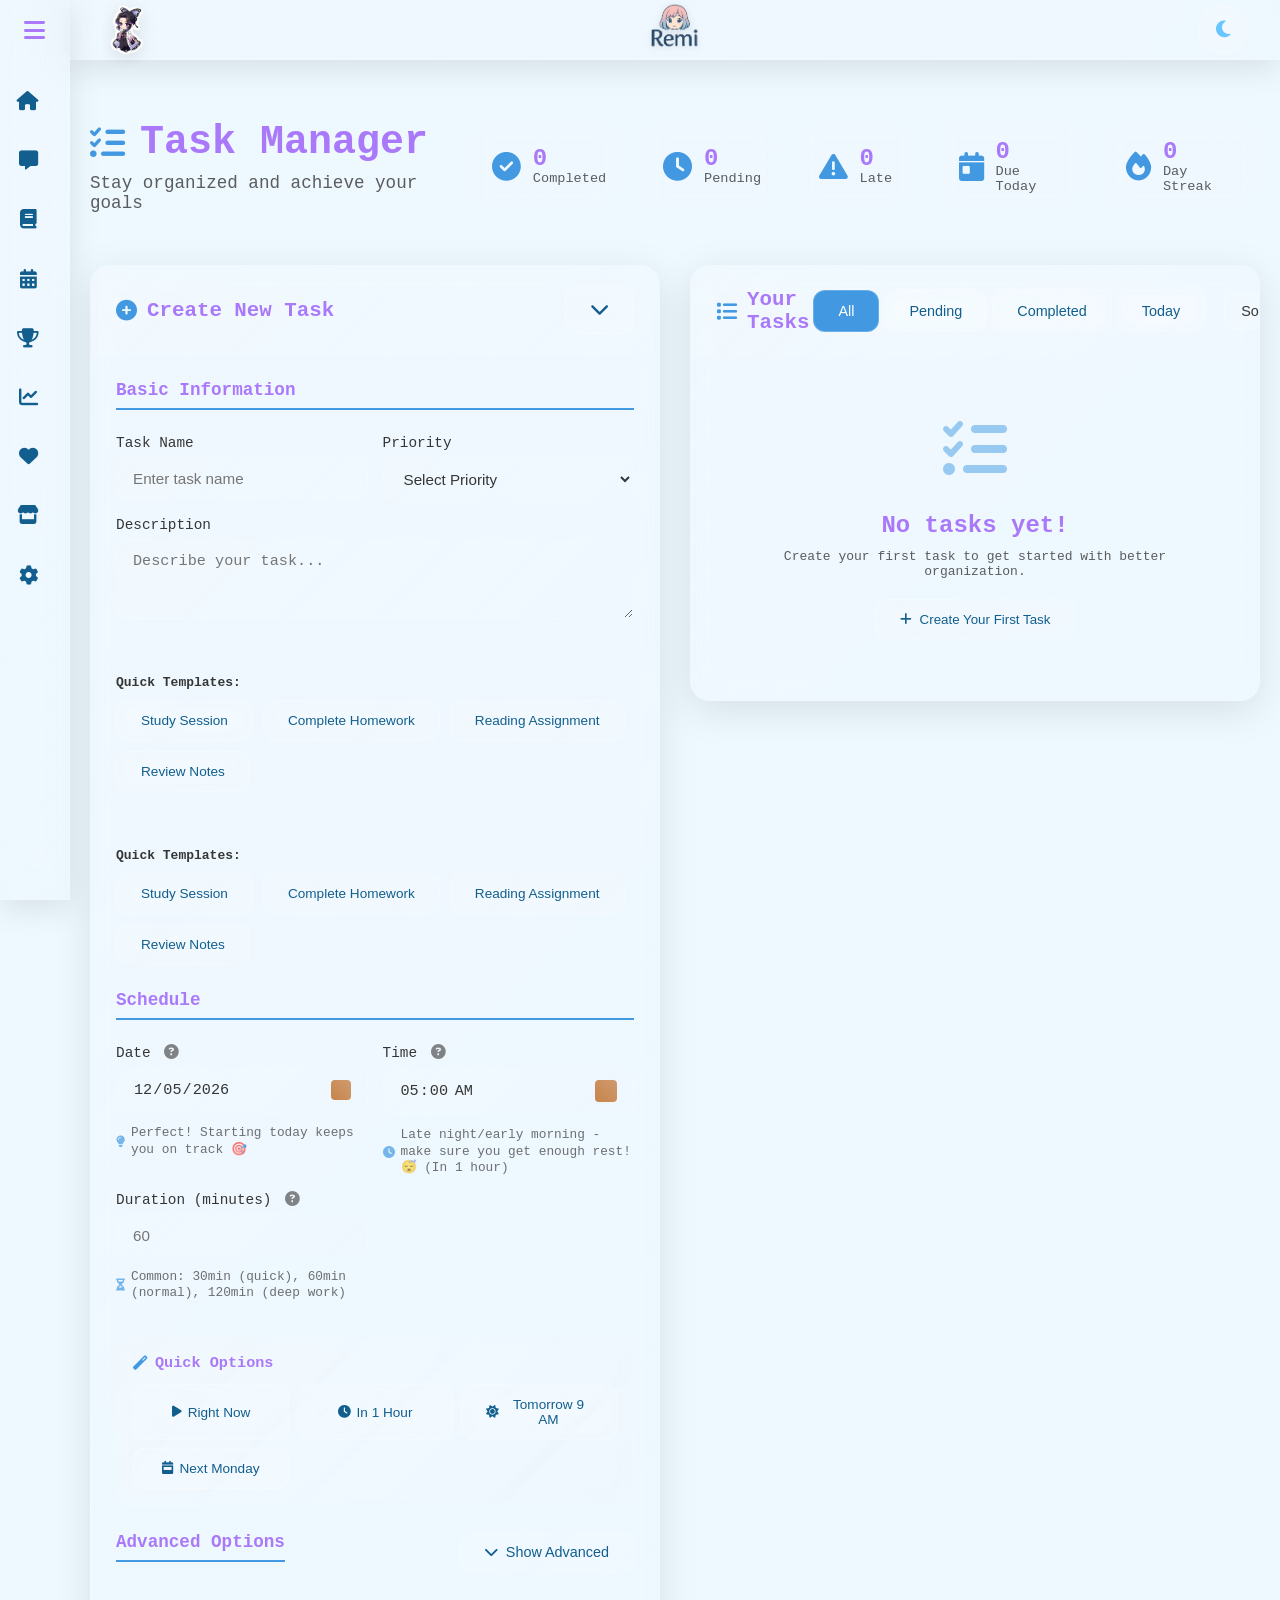
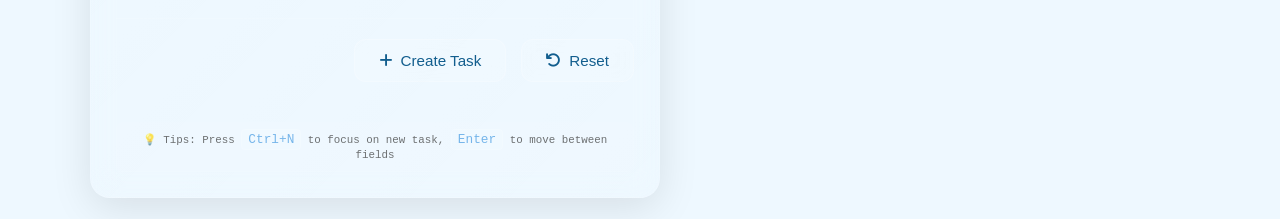
<file: tasks.html>
<!DOCTYPE html>
<html lang="en">
  <head>
    <meta charset="UTF-8">
    <meta name="viewport" content="width=device-width, initial-scale=1.0">
    <title>Tasks - Remi AI Student Assistant</title>
    <meta name="description" content="Manage your tasks with Remi. Create, organize, and track your study tasks efficiently.">
    <link rel="stylesheet" href="styles/main.css">
    <link rel="stylesheet" href="styles/tasks-refined.css">
    <link href="https://cdnjs.cloudflare.com/ajax/libs/font-awesome/6.4.0/css/all.min.css" rel="stylesheet">
  </head>
  <body>
    <!-- Sidebar -->
    <div class="sidebar">
      <div class="sidebar-header sidebar-toggle">
        <i class="fas fa-bars"></i>
      </div>
      <nav class="sidebar-icons">
        <a href="index.html" class="sidebar-item">
          <i class="fas fa-home"></i>
          <span class="icon-description">Home</span>
        </a>
        <a href="chat.html" class="sidebar-item">
          <i class="fas fa-message"></i>
          <span class="icon-description">Chat</span>
        </a>
        <a href="tasks.html" class="sidebar-item">
          <i class="fas fa-book"></i>
          <span class="icon-description">Tasks</span>
        </a>
        <a href="schedule.html" class="sidebar-item">
          <i class="fas fa-calendar-alt"></i>
          <span class="icon-description">Schedule</span>
        </a>
        <a href="achievements.html" class="sidebar-item">
          <i class="fas fa-trophy"></i>
          <span class="icon-description">Achievements</span>
        </a>
        <a href="tracker.html" class="sidebar-item">
          <i class="fas fa-chart-line"></i>
          <span class="icon-description">Tracker</span>
        </a>
        <a href="customization.html" class="sidebar-item">
          <i class="fas fa-heart"></i>
          <span class="icon-description">Customization</span>
        </a>
        <a href="shop.html" class="sidebar-item">
          <i class="fas fa-store"></i>
          <span class="icon-description">Shop</span>
        </a>
        <a href="settings.html" class="sidebar-item">
          <i class="fas fa-cog"></i>
          <span class="icon-description">Settings</span>
        </a>
      </nav>
    </div>
    
    <!-- Topbar -->
    <div class="topbar-menu">
      <img src="pfp/Shinobu-Sticker.png" class="topbar-logo" alt="Shinobu">
      <div class="topbar-title">
        <img src="pfp/Remi-Logo-removebg-preview (1).png" class="main-logo" alt="Remi Logo">
      </div>
      <div class="topbar-actions">
        <button class="toggle-dark-button" title="Toggle Dark Mode">
          <i class="fas fa-moon toggle-icon"></i>
        </button>
      </div>
    </div>

    <!-- Main Content -->
    <div class="main-content">
      <!-- Tasks Header -->
      <div class="tasks-header">
        <div class="tasks-title-section">
          <h1 class="page-title">
            <i class="fas fa-tasks"></i>
            Task Manager
          </h1>
          <p class="page-subtitle">Stay organized and achieve your goals</p>
        </div>
        <div class="tasks-stats">
          <div class="stat-card">
            <i class="fas fa-check-circle"></i>
            <div class="stat-info">
              <span class="stat-number" id="completedTasks" data-stat="tasks-completed">0</span>
              <span class="stat-label">Completed</span>
            </div>
          </div>
          <div class="stat-card">
            <i class="fas fa-clock"></i>
            <div class="stat-info">
              <span class="stat-number" id="pendingTasks" data-stat="pending-tasks">0</span>
              <span class="stat-label">Pending</span>
            </div>
          </div>
          <div class="stat-card warning">
            <i class="fas fa-exclamation-triangle"></i>
            <div class="stat-info">
              <span class="stat-number" id="lateTasks" data-stat="late-tasks">0</span>
              <span class="stat-label">Late</span>
            </div>
          </div>
          <div class="stat-card info">
            <i class="fas fa-calendar-day"></i>
            <div class="stat-info">
              <span class="stat-number" id="dueToday" data-stat="due-today">0</span>
              <span class="stat-label">Due Today</span>
            </div>
          </div>
          <div class="stat-card">
            <i class="fas fa-fire"></i>
            <div class="stat-info">
              <span class="stat-number" id="streakDays" data-stat="streak-days">0</span>
              <span class="stat-label">Day Streak</span>
            </div>
          </div>
        </div>
      </div>

      <!-- Tasks Content -->
      <div class="tasks-content">
        <!-- Task Creation Panel -->
        <div class="create-task-panel">
          <div class="panel-header">
            <h2 class="panel-title">
              <i class="fas fa-plus-circle"></i>
              Create New Task
            </h2>
            <button class="panel-toggle-btn" id="toggleCreatePanel">
              <i class="fas fa-chevron-down"></i>
            </button>
          </div>
          
          <div class="panel-content" id="createTaskContent">
            <form id="task-form" class="task-form">
              <!-- Basic Task Info -->
              <div class="form-section">
                <h3 class="section-title">Basic Information</h3>
                <div class="form-grid">
                  <div class="form-group">
                    <label for="task-name">Task Name</label>
                    <input type="text" id="task-name" placeholder="Enter task name" required maxlength="50">
                  </div>
                  <div class="form-group">
                    <label for="task-priority">Priority</label>
                    <select id="task-priority" required>
                      <option value="" disabled selected>Select Priority</option>
                      <option value="3">🔴 High Priority</option>
                      <option value="2">🟡 Medium Priority</option>
                      <option value="1">🟢 Low Priority</option>
                    </select>
                  </div>
                </div>
                
                <div class="form-group">
                  <label for="task-description">Description</label>
                  <textarea id="task-description" placeholder="Describe your task..." maxlength="200"></textarea>
                </div>
              </div>

              <!-- Time & Duration -->
              <div class="form-section">
                <h3 class="section-title">Schedule</h3>
                <div class="form-grid">
                  <div class="form-group">
                    <label for="task-date">
                      Date
                      <span class="field-help" title="Select when you want to do this task">
                        <i class="fas fa-question-circle"></i>
                      </span>
                    </label>
                    <input type="date" id="task-date" required>
                    <div class="date-help-text">
                      <small class="help-text">
                        <i class="fas fa-lightbulb"></i>
                        <span id="dateHelperText">Choose a date for your task</span>
                      </small>
                    </div>
                  </div>
                  <div class="form-group">
                    <label for="task-time">
                      Time
                      <span class="field-help" title="What time do you want to start this task?">
                        <i class="fas fa-question-circle"></i>
                      </span>
                    </label>
                    <input type="time" id="task-time" required>
                    <div class="time-help-text">
                      <small class="help-text">
                        <i class="fas fa-clock"></i>
                        <span id="timeHelperText">Pick a good time to start</span>
                      </small>
                    </div>
                  </div>
                  <div class="form-group">
                    <label for="task-duration">
                      Duration (minutes)
                      <span class="field-help" title="How long do you expect this task to take?">
                        <i class="fas fa-question-circle"></i>
                      </span>
                    </label>
                    <input type="number" id="task-duration" placeholder="60" min="1" max="480" required>
                    <div class="duration-help-text">
                      <small class="help-text">
                        <i class="fas fa-hourglass-half"></i>
                        <span>Common: 30min (quick), 60min (normal), 120min (deep work)</span>
                      </small>
                    </div>
                  </div>
                </div>
                
                <!-- Quick Date/Time Presets -->
                <div class="datetime-presets">
                  <h4 class="presets-title">
                    <i class="fas fa-magic"></i>
                    Quick Options
                  </h4>
                  <div class="preset-buttons">
                    <button type="button" class="preset-btn" data-preset="now">
                      <i class="fas fa-play"></i>
                      Right Now
                    </button>
                    <button type="button" class="preset-btn" data-preset="1hour">
                      <i class="fas fa-clock"></i>
                      In 1 Hour
                    </button>
                    <button type="button" class="preset-btn" data-preset="tomorrow-morning">
                      <i class="fas fa-sun"></i>
                      Tomorrow 9 AM
                    </button>
                    <button type="button" class="preset-btn" data-preset="next-week">
                      <i class="fas fa-calendar-week"></i>
                      Next Monday
                    </button>
                  </div>
                </div>
              </div>

              <!-- Advanced Options -->
              <div class="form-section advanced-section">
                <div class="section-header">
                  <h3 class="section-title">Advanced Options</h3>
                  <button type="button" class="advanced-toggle-button" id="advancedToggle">
                    <i class="fas fa-chevron-down"></i>
                    <span>Show Advanced</span>
                  </button>
                </div>
                
                <div class="advanced-options" id="advancedOptions">
                  <div class="form-grid">
                    <div class="form-group">
                      <label for="task-milestone">
                        Milestone
                        <span class="field-help" title="Associate this task with a study milestone or goal">
                          <i class="fas fa-question-circle"></i>
                        </span>
                      </label>
                      <select id="task-milestone">
                        <option value="">No Milestone</option>
                        <option value="exam-prep">📚 Exam Preparation</option>
                        <option value="assignment">📝 Assignment</option>
                        <option value="project">🚀 Project</option>
                        <option value="research">🔍 Research</option>
                        <option value="review">📖 Review/Study</option>
                        <option value="practice">💪 Practice</option>
                        <option value="presentation">🎤 Presentation</option>
                        <option value="reading">📄 Reading</option>
                        <option value="lab-work">🧪 Lab Work</option>
                        <option value="group-study">👥 Group Study</option>
                        <option value="skill-building">🎯 Skill Building</option>
                        <option value="other">✨ Other</option>
                      </select>
                    </div>
                    <div class="form-group">
                      <label for="task-location">Location</label>
                      <input type="text" id="task-location" placeholder="Enter location">
                    </div>
                  </div>
                  
                  <div class="form-grid">
                    <div class="form-group">
                      <label for="task-effort">Effort Level</label>
                      <select id="task-effort">
                        <option value="1">😌 Very Easy</option>
                        <option value="2" selected>🙂 Easy</option>
                        <option value="3">😐 Moderate</option>
                        <option value="4">😰 Hard</option>
                        <option value="5">💀 Very Hard</option>
                      </select>
                    </div>
                    <div class="form-group">
                      <label for="task-color">Color</label>
                      <input type="color" id="task-color" value="#4299e1">
                    </div>
                  </div>
                  
                  <div class="form-grid">
                    <div class="form-group">
                      <label for="task-deadline">Deadline</label>
                      <input type="datetime-local" id="task-deadline">
                    </div>
                    <div class="form-group">
                      <label for="task-custom-milestone">Custom Milestone</label>
                      <input type="text" id="task-custom-milestone" placeholder="Enter custom milestone name">
                    </div>
                  </div>
                  
                  <div class="form-group">
                    <label for="task-tags">Tags</label>
                    <input type="text" id="task-tags" placeholder="Enter tags separated by commas">
                  </div>
                  
                  <div class="form-group">
                    <label for="task-notes">Additional Notes</label>
                    <textarea id="task-notes" placeholder="Any additional notes..."></textarea>
                  </div>
                  
                  <!-- Repeat Options -->
                  <div class="form-group">
                    <label class="checkbox-label">
                      <input type="checkbox" id="task-repeatable-days">
                      <span class="checkmark"></span>
                      Repeatable Task
                    </label>
                  </div>
                  
                  <div class="repeat-days" id="repeatDays">
                    <label class="day-choice"><input type="checkbox" name="days" value="mon">Mon</label>
                    <label class="day-choice"><input type="checkbox" name="days" value="tue">Tue</label>
                    <label class="day-choice"><input type="checkbox" name="days" value="wed">Wed</label>
                    <label class="day-choice"><input type="checkbox" name="days" value="thu">Thu</label>
                    <label class="day-choice"><input type="checkbox" name="days" value="fri">Fri</label>
                    <label class="day-choice"><input type="checkbox" name="days" value="sat">Sat</label>
                    <label class="day-choice"><input type="checkbox" name="days" value="sun">Sun</label>
                  </div>
                </div>
              </div>

              <!-- Submit Button -->
              <div class="form-actions">
                <button type="submit" class="create-task-button">
                  <i class="fas fa-plus"></i>
                  Create Task
                </button>
                <button type="button" class="reset-form-button" id="resetForm">
                  <i class="fas fa-undo"></i>
                  Reset
                </button>
              </div>
              
              <!-- Keyboard shortcuts hint -->
              <div class="keyboard-shortcuts-hint">
                <small style="color: var(--ai-text-color); opacity: 0.7;">
                  💡 Tips: Press <kbd>Ctrl+N</kbd> to focus on new task, <kbd>Enter</kbd> to move between fields
                </small>
              </div>
            </form>
          </div>
        </div>

        <!-- Task List Panel -->
        <div class="tasks-list-panel">
          <div class="panel-header">
            <h2 class="panel-title">
              <i class="fas fa-list"></i>
              Your Tasks
            </h2>
            <div class="task-controls">
              <div class="filter-buttons">
                <button class="filter-btn active" data-filter="all">All</button>
                <button class="filter-btn" data-filter="pending">Pending</button>
                <button class="filter-btn" data-filter="completed">Completed</button>
                <button class="filter-btn" data-filter="today">Today</button>
              </div>
              <div class="sort-dropdown">
                <select id="sortTasks">
                  <option value="date">Sort by Date</option>
                  <option value="priority">Sort by Priority</option>
                  <option value="name">Sort by Name</option>
                  <option value="duration">Sort by Duration</option>
                </select>
              </div>
            </div>
          </div>
          
          <div class="tasks-list" id="tasksList">
            <!-- Empty state -->
            <div class="empty-state" id="emptyState">
              <div class="empty-icon">
                <i class="fas fa-tasks"></i>
              </div>
              <h3>No tasks yet!</h3>
              <p>Create your first task to get started with better organization.</p>
              <button class="create-first-task-btn" onclick="document.getElementById('task-name').focus()">
                <i class="fas fa-plus"></i>
                Create Your First Task
              </button>
            </div>
            
            <!-- Sample task for reference -->
            <div class="task-item sample-task" style="display: none;">
              <div class="task-checkbox-container">
                <input type="checkbox" class="task-complete-checkbox">
                <label><i class="fas fa-check"></i></label>
              </div>
              <div class="task-content">
                <div class="task-header">
                  <h3 class="task-name">Sample Task</h3>
                  <div class="task-badges">
                    <span class="priority-badge high">🔴 High</span>
                    <span class="effort-badge">😐 Moderate</span>
                  </div>
                </div>
                <p class="task-description">This is a sample task description</p>
                <div class="task-meta">
                  <div class="task-timing">
                    <i class="fas fa-calendar"></i>
                    <span class="task-date">Today, 2:00 PM</span>
                    <i class="fas fa-clock"></i>
                    <span class="task-duration">60 min</span>
                  </div>
                  <div class="task-actions">
                    <button class="task-action-btn edit-task-button" title="Edit Task">
                      <i class="fas fa-edit"></i>
                    </button>
                    <button class="task-action-btn delete-task-button" title="Delete Task">
                      <i class="fas fa-trash"></i>
                    </button>
                  </div>
                </div>
              </div>
            </div>
          </div>
        </div>
      </div>
    </div>

    <!-- Task Edit Modal -->
    <div class="modal-overlay" id="editTaskModal">
      <div class="modal-container">
        <div class="modal-header">
          <h2>Edit Task</h2>
          <button class="modal-close-btn" id="closeEditModal">
            <i class="fas fa-times"></i>
          </button>
        </div>
        <div class="modal-content">
          <form id="edit-task-form">
            <!-- Form fields will be populated by JavaScript -->
          </form>
        </div>
      </div>
    </div>

    <!-- Notification Container -->
    <div class="notification-container" id="notificationContainer"></div>

    <!-- Scripts -->
    <script src="scripts/global-stats-manager.js"></script>
    <script src="scripts/global-profile-manager.js"></script>
    <script src="scripts/auto-hide-navigation.js"></script>
    <script src="scripts/tasks.js"></script>
    <script src="scripts/system.js"></script>
  </body>
</html>
</file>
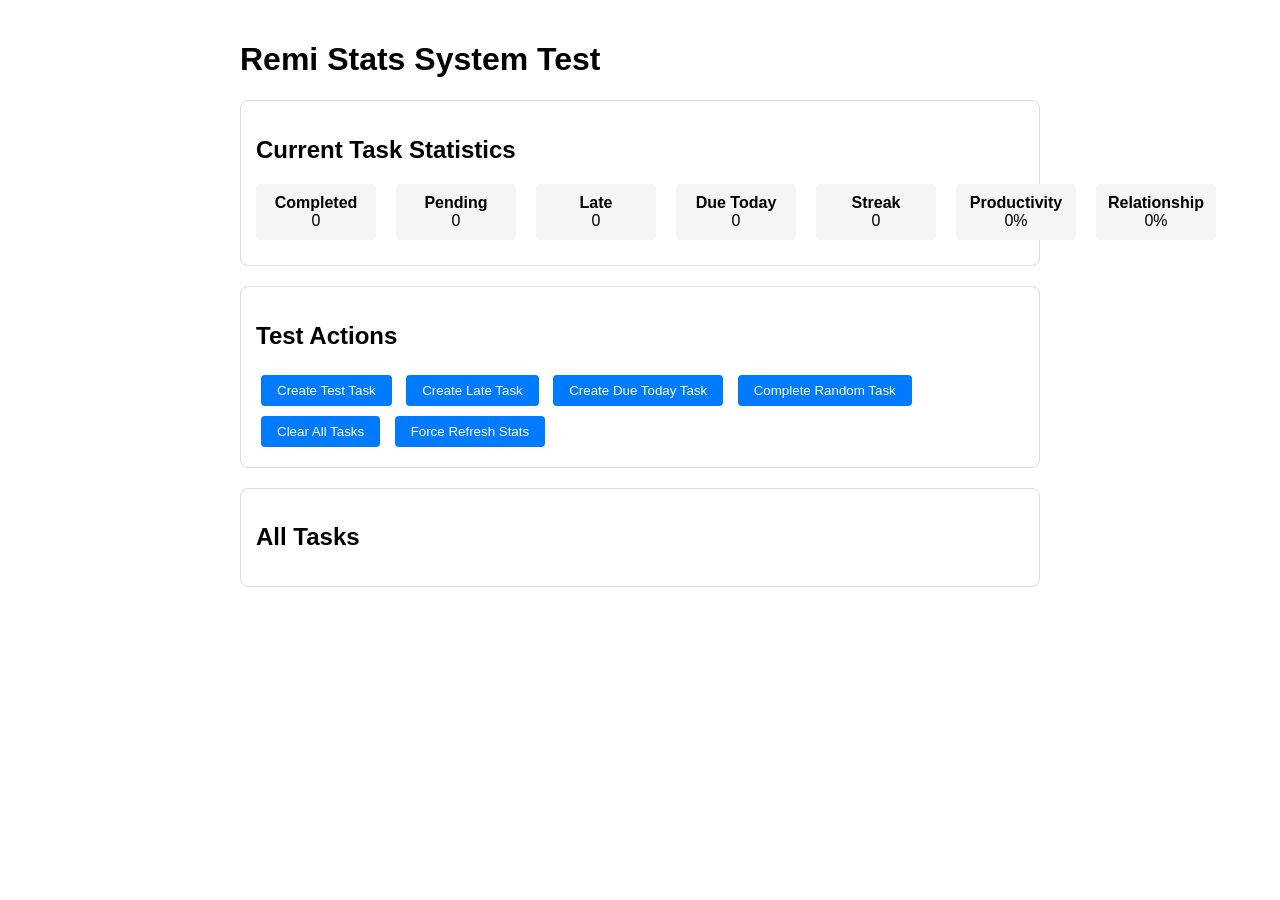
<file: test-stats.html>
<!DOCTYPE html>
<html lang="en">
<head>
    <meta charset="UTF-8">
    <meta name="viewport" content="width=device-width, initial-scale=1.0">
    <title>Stats Test - Remi</title>
    <style>
        body {
            font-family: Arial, sans-serif;
            padding: 20px;
            max-width: 800px;
            margin: 0 auto;
        }
        .test-section {
            margin: 20px 0;
            padding: 15px;
            border: 1px solid #ddd;
            border-radius: 8px;
        }
        .stat-display {
            display: flex;
            gap: 20px;
            margin: 10px 0;
        }
        .stat-item {
            padding: 10px;
            background: #f5f5f5;
            border-radius: 4px;
            min-width: 100px;
            text-align: center;
        }
        .test-btn {
            background: #007bff;
            color: white;
            border: none;
            padding: 8px 16px;
            border-radius: 4px;
            cursor: pointer;
            margin: 5px;
        }
        .test-btn:hover {
            background: #0056b3;
        }
    </style>
</head>
<body>
    <h1>Remi Stats System Test</h1>
    
    <div class="test-section">
        <h2>Current Task Statistics</h2>
        <div class="stat-display">
            <div class="stat-item">
                <strong>Completed</strong><br>
                <span data-stat="completed">0</span>
            </div>
            <div class="stat-item">
                <strong>Pending</strong><br>
                <span data-stat="pending">0</span>
            </div>
            <div class="stat-item">
                <strong>Late</strong><br>
                <span data-stat="late">0</span>
            </div>
            <div class="stat-item">
                <strong>Due Today</strong><br>
                <span data-stat="dueToday">0</span>
            </div>
            <div class="stat-item">
                <strong>Streak</strong><br>
                <span data-stat="streak">0</span>
            </div>
            <div class="stat-item">
                <strong>Productivity</strong><br>
                <span data-stat="productivity">0%</span>
            </div>
            <div class="stat-item">
                <strong>Relationship</strong><br>
                <span data-stat="relationship">0%</span>
            </div>
        </div>
    </div>

    <div class="test-section">
        <h2>Test Actions</h2>
        <button class="test-btn" onclick="createTestTask()">Create Test Task</button>
        <button class="test-btn" onclick="createLateTask()">Create Late Task</button>
        <button class="test-btn" onclick="createDueTodayTask()">Create Due Today Task</button>
        <button class="test-btn" onclick="completeRandomTask()">Complete Random Task</button>
        <button class="test-btn" onclick="clearAllTasks()">Clear All Tasks</button>
        <button class="test-btn" onclick="forceRefreshStats()">Force Refresh Stats</button>
    </div>

    <div class="test-section">
        <h2>All Tasks</h2>
        <div id="tasksList"></div>
    </div>

    <script src="scripts/global-stats-manager.js"></script>
    <script>
        // Test functions
        function createTestTask() {
            const tasks = JSON.parse(localStorage.getItem('tasks') || '[]');
            const tomorrow = new Date();
            tomorrow.setDate(tomorrow.getDate() + 1);
            
            const newTask = {
                id: Date.now(),
                text: `Test Task ${Date.now()}`,
                completed: false,
                priority: 'medium',
                dueDate: tomorrow.toISOString().split('T')[0],
                createdAt: new Date().toISOString()
            };
            
            tasks.push(newTask);
            localStorage.setItem('tasks', JSON.stringify(tasks));
            window.dispatchEvent(new CustomEvent('tasksUpdated'));
            displayTasks();
        }

        function createLateTask() {
            const tasks = JSON.parse(localStorage.getItem('tasks') || '[]');
            const yesterday = new Date();
            yesterday.setDate(yesterday.getDate() - 1);
            
            const newTask = {
                id: Date.now(),
                text: `Late Task ${Date.now()}`,
                completed: false,
                priority: 'high',
                dueDate: yesterday.toISOString().split('T')[0],
                createdAt: new Date().toISOString()
            };
            
            tasks.push(newTask);
            localStorage.setItem('tasks', JSON.stringify(tasks));
            window.dispatchEvent(new CustomEvent('tasksUpdated'));
            displayTasks();
        }

        function createDueTodayTask() {
            const tasks = JSON.parse(localStorage.getItem('tasks') || '[]');
            const today = new Date();
            
            const newTask = {
                id: Date.now(),
                text: `Due Today Task ${Date.now()}`,
                completed: false,
                priority: 'high',
                dueDate: today.toISOString().split('T')[0],
                createdAt: new Date().toISOString()
            };
            
            tasks.push(newTask);
            localStorage.setItem('tasks', JSON.stringify(tasks));
            window.dispatchEvent(new CustomEvent('tasksUpdated'));
            displayTasks();
        }

        function completeRandomTask() {
            const tasks = JSON.parse(localStorage.getItem('tasks') || '[]');
            const incompleteTasks = tasks.filter(task => !task.completed);
            
            if (incompleteTasks.length > 0) {
                const randomTask = incompleteTasks[Math.floor(Math.random() * incompleteTasks.length)];
                randomTask.completed = true;
                randomTask.completedAt = new Date().toISOString();
                
                localStorage.setItem('tasks', JSON.stringify(tasks));
                window.dispatchEvent(new CustomEvent('tasksUpdated'));
                displayTasks();
            }
        }

        function clearAllTasks() {
            localStorage.setItem('tasks', '[]');
            window.dispatchEvent(new CustomEvent('tasksUpdated'));
            displayTasks();
        }

        function forceRefreshStats() {
            if (window.globalStatsManager) {
                window.globalStatsManager.forceRefresh();
            }
        }

        function displayTasks() {
            const tasks = JSON.parse(localStorage.getItem('tasks') || '[]');
            const tasksList = document.getElementById('tasksList');
            
            tasksList.innerHTML = tasks.map(task => {
                const dueDate = new Date(task.dueDate);
                const today = new Date();
                today.setHours(0, 0, 0, 0);
                dueDate.setHours(0, 0, 0, 0);
                
                let status = 'pending';
                if (task.completed) {
                    status = 'completed';
                } else if (dueDate < today) {
                    status = 'late';
                } else if (dueDate.getTime() === today.getTime()) {
                    status = 'due-today';
                }
                
                return `
                    <div style="padding: 10px; margin: 5px 0; border: 1px solid #ccc; border-radius: 4px; background: ${
                        status === 'completed' ? '#d4edda' : 
                        status === 'late' ? '#f8d7da' :
                        status === 'due-today' ? '#fff3cd' : '#e2e3e5'
                    }">
                        <strong>${task.text}</strong> (${status})<br>
                        Due: ${task.dueDate}<br>
                        Priority: ${task.priority}
                        ${task.completedAt ? `<br>Completed: ${new Date(task.completedAt).toLocaleString()}` : ''}
                    </div>
                `;
            }).join('');
        }

        // Initialize
        document.addEventListener('DOMContentLoaded', function() {
            displayTasks();
            console.log('Stats test page loaded');
        });

        // Listen for stats updates
        document.addEventListener('statsUpdated', function(event) {
            console.log('Stats updated:', event.detail);
        });
    </script>
</body>
</html>
</file>
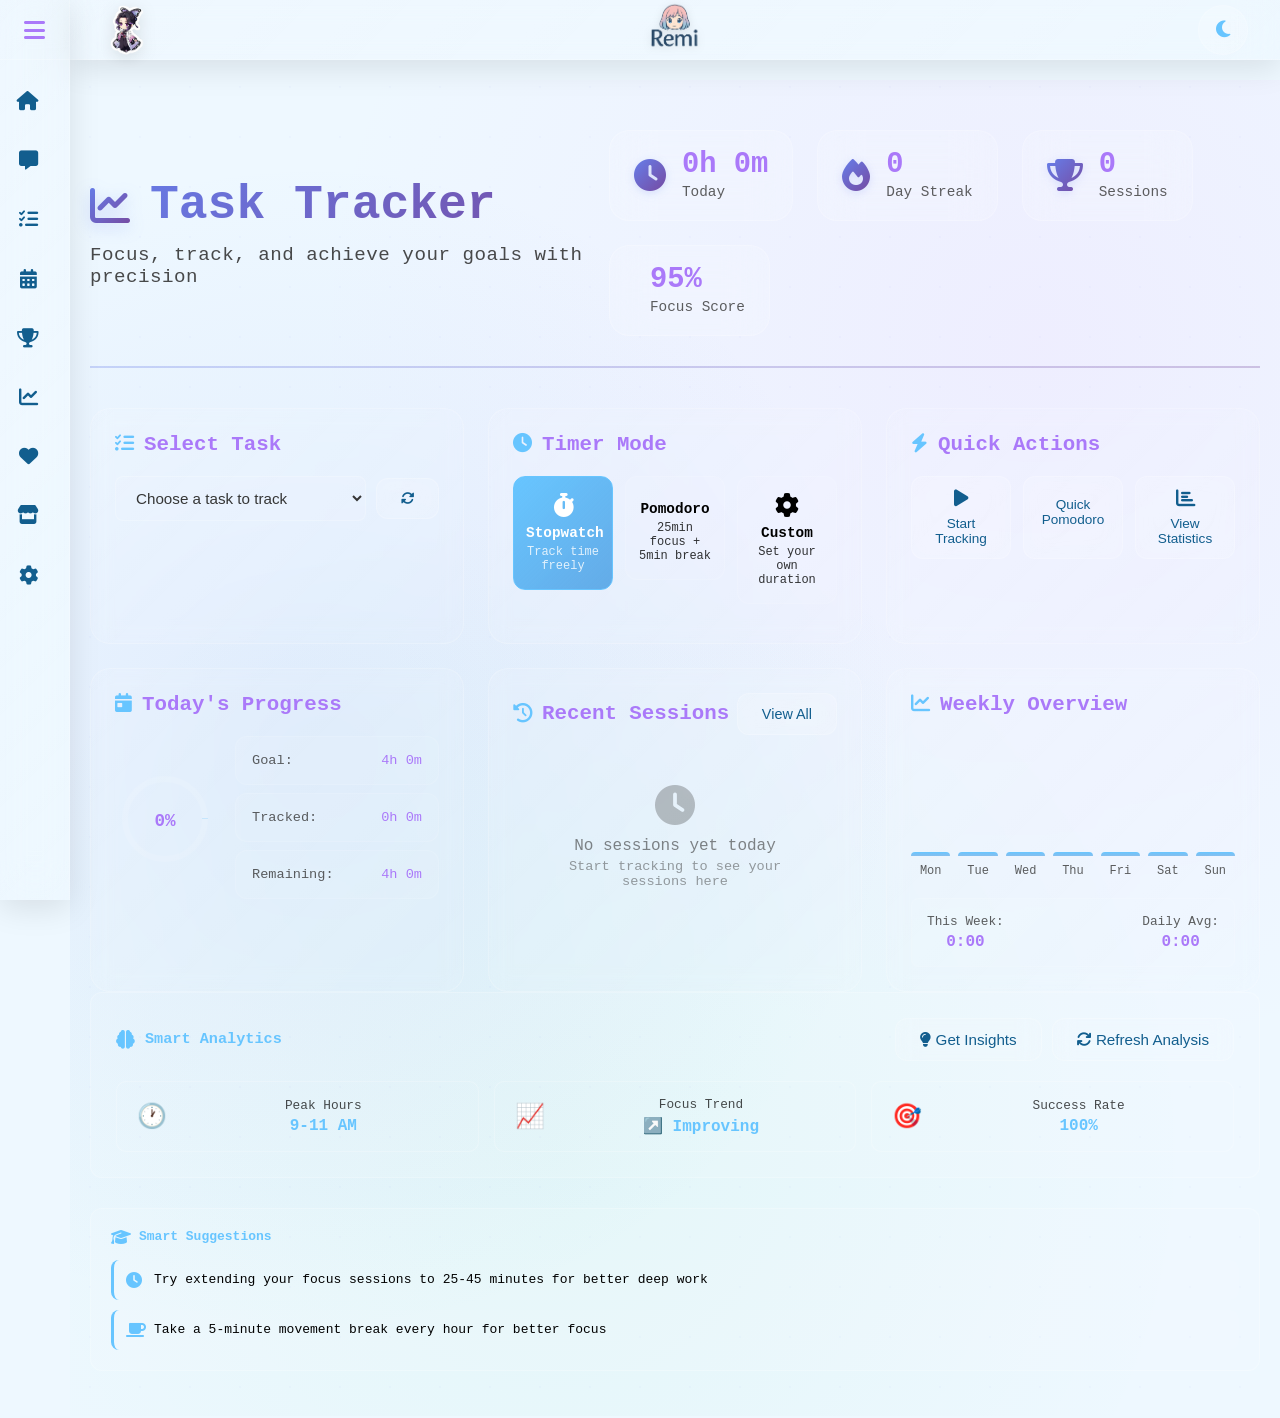
<file: tracker.html>
<!DOCTYPE html>
<html lang="en">
  <head>
    <meta charset="UTF-8">
    <meta name="viewport" content="width=device-width, initial-scale=1.0">
    <title>Task Tracker - Remi AI Student Assistant</title>
    <meta name="description" content="Advanced task tracking with Pomodoro technique, stopwatch, and detailed analytics">
    <link rel="stylesheet" href="styles/main.css">
    <link rel="stylesheet" href="styles/tracker-enhanced.css">
    <link href="https://cdnjs.cloudflare.com/ajax/libs/font-awesome/6.4.0/css/all.min.css" rel="stylesheet">
  </head>
  <body>
    <!-- Sidebar -->
    <div class="sidebar">
      <div class="sidebar-header sidebar-toggle">
        <i class="fas fa-bars"></i>
      </div>
      <nav class="sidebar-icons">
        <a href="index.html" class="sidebar-item">
          <i class="fas fa-home"></i>
          <span class="icon-description">Home</span>
        </a>
        <a href="chat.html" class="sidebar-item">
          <i class="fas fa-message"></i>
          <span class="icon-description">Chat</span>
        </a>
        <a href="tasks.html" class="sidebar-item">
          <i class="fas fa-tasks"></i>
          <span class="icon-description">Tasks</span>
        </a>
        <a href="schedule.html" class="sidebar-item">
          <i class="fas fa-calendar-alt"></i>
          <span class="icon-description">Schedule</span>
        </a>
        <a href="achievements.html" class="sidebar-item">
          <i class="fas fa-trophy"></i>
          <span class="icon-description">Achievements</span>
        </a>
        <a href="tracker.html" class="sidebar-item active">
          <i class="fas fa-chart-line"></i>
          <span class="icon-description">Tracker</span>
        </a>
        <a href="customization.html" class="sidebar-item">
          <i class="fas fa-heart"></i>
          <span class="icon-description">Customization</span>
        </a>
        <a href="shop.html" class="sidebar-item">
          <i class="fas fa-store"></i>
          <span class="icon-description">Shop</span>
        </a>
        <a href="settings.html" class="sidebar-item">
          <i class="fas fa-cog"></i>
          <span class="icon-description">Settings</span>
        </a>
      </nav>
    </div>
    
    <!-- Topbar -->
    <div class="topbar-menu">
      <img src="pfp/Shinobu-Sticker.png" class="topbar-logo" alt="Shinobu">
      <div class="topbar-title">
        <img src="pfp/Remi-Logo-removebg-preview (1).png" class="main-logo" alt="Remi Logo">
      </div>
      <div class="topbar-actions">
        <button class="toggle-dark-button" title="Toggle Dark Mode">
          <i class="fas fa-moon toggle-icon"></i>
        </button>
      </div>
    </div>

    <!-- Main Content -->
    <div class="main-content">
      <!-- Tracker Header -->
      <div class="tracker-header">
        <div class="tracker-title-section">
          <h1 class="page-title">
            <i class="fas fa-chart-line"></i>
            Task Tracker
          </h1>
          <p class="page-subtitle">Focus, track, and achieve your goals with precision</p>
        </div>
        <div class="tracker-stats">
          <div class="stat-card">
            <i class="fas fa-clock"></i>
            <div class="stat-info">
              <span class="stat-number" id="totalTrackedTime">0h 0m</span>
              <span class="stat-label">Today</span>
            </div>
          </div>
          <div class="stat-card">
            <i class="fas fa-fire"></i>
            <div class="stat-info">
              <span class="stat-number" data-stat="streak" id="streakDays">0</span>
              <span class="stat-label">Day Streak</span>
            </div>
          </div>
          <div class="stat-card">
            <i class="fas fa-trophy"></i>
            <div class="stat-info">
              <span class="stat-number" id="sessionsCompleted">0</span>
              <span class="stat-label">Sessions</span>
            </div>
          </div>
          <div class="stat-card">
            <i class="fas fa-target"></i>
            <div class="stat-info">
              <span class="stat-number" id="focusScore">95%</span>
              <span class="stat-label">Focus Score</span>
            </div>
          </div>
        </div>
      </div>

      <!-- Tracker Content -->
      <div class="tracker-content">
        <!-- Active Session View -->
        <div class="active-session-panel" id="activeSessionPanel" style="display: none;">
          <div class="session-header">
            <div class="session-info">
              <h2 class="session-title" id="activeSessionTitle">Study Session</h2>
              <p class="session-task" id="activeSessionTask">Select a task to begin</p>
            </div>
            <div class="session-mode">
              <span class="mode-badge" id="sessionModeBadge">Stopwatch</span>
            </div>
          </div>
          
          <div class="timer-container">
            <div class="timer-circle">
              <svg class="progress-ring" width="280" height="280">
                <circle class="progress-ring-background" stroke="rgba(255,255,255,0.1)" stroke-width="8" fill="transparent" r="130" cx="140" cy="140"/>
                <circle class="progress-ring-progress" stroke="var(--accent-primary)" stroke-width="8" fill="transparent" r="130" cx="140" cy="140" id="progressCircle"/>
              </svg>
              <div class="timer-display" id="timerDisplay">00:00:00</div>
              <div class="timer-phase" id="timerPhase">Ready to Start</div>
            </div>
          </div>

          <div class="session-controls">
            <button class="control-btn play-pause-btn" id="playPauseBtn">
              <i class="fas fa-play"></i>
              <span>Start</span>
            </button>
            <button class="control-btn stop-btn" id="stopBtn">
              <i class="fas fa-stop"></i>
              <span>Stop</span>
            </button>
            <button class="control-btn skip-btn" id="skipBtn" style="display: none;">
              <i class="fas fa-forward"></i>
              <span>Skip Break</span>
            </button>
          </div>

          <div class="session-progress">
            <div class="progress-stats">
              <div class="progress-item">
                <span class="progress-label">Elapsed</span>
                <span class="progress-value" id="elapsedTime">0:00</span>
              </div>
              <div class="progress-item">
                <span class="progress-label">Remaining</span>
                <span class="progress-value" id="remainingTime">--:--</span>
              </div>
              <div class="progress-item">
                <span class="progress-label">Completion</span>
                <span class="progress-value" id="completionPercent">0%</span>
              </div>
            </div>
          </div>
        </div>

        <!-- Main Dashboard -->
        <div class="tracker-dashboard" id="trackerDashboard">
          <div class="dashboard-grid">
            <!-- Task Selection -->
            <div class="dashboard-card task-selection-card">
              <div class="card-header">
                <h3 class="card-title">
                  <i class="fas fa-tasks"></i>
                  Select Task
                </h3>
              </div>
              <div class="card-content">
                <div class="task-selector">
                  <select id="taskSelector" class="task-select">
                    <option value="">Choose a task to track</option>
                  </select>
                  <button class="refresh-tasks-btn" id="refreshTasksBtn" title="Refresh Tasks">
                    <i class="fas fa-sync-alt"></i>
                  </button>
                </div>
                <div class="task-details" id="taskDetails" style="display: none;">
                  <div class="task-info">
                    <div class="task-meta">
                      <span class="task-duration">Duration: <span id="taskDuration">--</span></span>
                      <span class="task-priority">Priority: <span id="taskPriority">--</span></span>
                    </div>
                    <div class="task-progress">
                      <div class="progress-bar">
                        <div class="progress-fill" id="taskProgressFill"></div>
                      </div>
                      <span class="progress-text" id="taskProgressText">Not started</span>
                    </div>
                  </div>
                </div>
              </div>
            </div>

            <!-- Timer Mode Selection -->
            <div class="dashboard-card mode-selection-card">
              <div class="card-header">
                <h3 class="card-title">
                  <i class="fas fa-clock"></i>
                  Timer Mode
                </h3>
              </div>
              <div class="card-content">
                <div class="mode-options">
                  <label class="mode-option">
                    <input type="radio" name="timerMode" value="stopwatch" checked>
                    <div class="mode-card">
                      <i class="fas fa-stopwatch"></i>
                      <span class="mode-name">Stopwatch</span>
                      <span class="mode-description">Track time freely</span>
                    </div>
                  </label>
                  <label class="mode-option">
                    <input type="radio" name="timerMode" value="pomodoro">
                    <div class="mode-card">
                      <i class="fas fa-tomato"></i>
                      <span class="mode-name">Pomodoro</span>
                      <span class="mode-description">25min focus + 5min break</span>
                    </div>
                  </label>
                  <label class="mode-option">
                    <input type="radio" name="timerMode" value="custom">
                    <div class="mode-card">
                      <i class="fas fa-cog"></i>
                      <span class="mode-name">Custom</span>
                      <span class="mode-description">Set your own duration</span>
                    </div>
                  </label>
                </div>
                <div class="custom-duration" id="customDuration" style="display: none;">
                  <label for="customMinutes">Duration (minutes):</label>
                  <input type="number" id="customMinutes" min="1" max="300" value="25" class="duration-input">
                </div>
              </div>
            </div>

            <!-- Quick Actions -->
            <div class="dashboard-card quick-actions-card">
              <div class="card-header">
                <h3 class="card-title">
                  <i class="fas fa-bolt"></i>
                  Quick Actions
                </h3>
              </div>
              <div class="card-content">
                <div class="quick-actions">
                  <button class="quick-action-btn" id="startTrackingBtn">
                    <i class="fas fa-play"></i>
                    <span>Start Tracking</span>
                  </button>
                  <button class="quick-action-btn" id="quickPomodoroBtn">
                    <i class="fas fa-tomato"></i>
                    <span>Quick Pomodoro</span>
                  </button>
                  <button class="quick-action-btn" id="viewStatsBtn">
                    <i class="fas fa-chart-bar"></i>
                    <span>View Statistics</span>
                  </button>
                </div>
              </div>
            </div>

            <!-- Today's Progress -->
            <div class="dashboard-card progress-card">
              <div class="card-header">
                <h3 class="card-title">
                  <i class="fas fa-calendar-day"></i>
                  Today's Progress
                </h3>
              </div>
              <div class="card-content">
                <div class="daily-progress">
                  <div class="progress-circle">
                    <svg width="100" height="100">
                      <circle cx="50" cy="50" r="40" stroke="rgba(255,255,255,0.1)" stroke-width="6" fill="none"/>
                      <circle cx="50" cy="50" r="40" stroke="var(--accent-primary)" stroke-width="6" fill="none" 
                              stroke-dasharray="251" stroke-dashoffset="189" id="dailyProgressCircle"/>
                    </svg>
                    <div class="progress-percentage" id="dailyProgressPercentage">25%</div>
                  </div>
                  <div class="progress-details">
                    <div class="progress-item">
                      <span class="label">Goal:</span>
                      <span class="value" id="dailyGoal">4h 0m</span>
                    </div>
                    <div class="progress-item">
                      <span class="label">Tracked:</span>
                      <span class="value" id="dailyTracked">1h 0m</span>
                    </div>
                    <div class="progress-item">
                      <span class="label">Remaining:</span>
                      <span class="value" id="dailyRemaining">3h 0m</span>
                    </div>
                  </div>
                </div>
              </div>
            </div>

            <!-- Recent Sessions -->
            <div class="dashboard-card sessions-card">
              <div class="card-header">
                <h3 class="card-title">
                  <i class="fas fa-history"></i>
                  Recent Sessions
                </h3>
                <button class="view-all-btn" id="viewAllSessionsBtn">View All</button>
              </div>
              <div class="card-content">
                <div class="sessions-list" id="recentSessionsList">
                  <div class="empty-sessions">
                    <i class="fas fa-clock"></i>
                    <p>No sessions yet today</p>
                    <span>Start tracking to see your sessions here</span>
                  </div>
                </div>
              </div>
            </div>

            <!-- Weekly Stats -->
            <div class="dashboard-card stats-card">
              <div class="card-header">
                <h3 class="card-title">
                  <i class="fas fa-chart-line"></i>
                  Weekly Overview
                </h3>
              </div>
              <div class="card-content">
                <div class="weekly-chart">
                  <div class="chart-bars" id="weeklyChart">
                    <!-- Chart bars will be generated by JavaScript -->
                  </div>
                  <div class="chart-labels">
                    <span>Mon</span>
                    <span>Tue</span>
                    <span>Wed</span>
                    <span>Thu</span>
                    <span>Fri</span>
                    <span>Sat</span>
                    <span>Sun</span>
                  </div>
                </div>
                <div class="weekly-summary">
                  <div class="summary-item">
                    <span class="label">This Week:</span>
                    <span class="value" id="weeklyTotal">12h 30m</span>
                  </div>
                  <div class="summary-item">
                    <span class="label">Daily Avg:</span>
                    <span class="value" id="dailyAverage">1h 47m</span>
                  </div>
                </div>
              </div>
            </div>
          </div>
        </div>

        <!-- Enhanced Analytics Section -->
        <div class="enhanced-analytics">
          <div class="analytics-header">
            <h3><i class="fas fa-brain"></i> Smart Analytics</h3>
            <div class="analytics-actions">
              <button class="btn btn-secondary" onclick="taskTracker.showProductivityInsights()">
                <i class="fas fa-lightbulb"></i> Get Insights
              </button>
              <button class="btn btn-secondary" onclick="taskTracker.generateProductivityInsights()">
                <i class="fas fa-sync"></i> Refresh Analysis
              </button>
            </div>
          </div>
          
          <div class="quick-insights">
            <div class="insight-card mini">
              <div class="insight-icon">🕐</div>
              <div class="insight-content">
                <div class="insight-label">Peak Hours</div>
                <div id="peakHoursDisplay" class="insight-value">9-11 AM</div>
              </div>
            </div>
            <div class="insight-card mini">
              <div class="insight-icon">📈</div>
              <div class="insight-content">
                <div class="insight-label">Focus Trend</div>
                <div id="focusTrendDisplay" class="insight-value">↗️ Improving</div>
              </div>
            </div>
            <div class="insight-card mini">
              <div class="insight-icon">🎯</div>
              <div class="insight-content">
                <div class="insight-label">Success Rate</div>
                <div id="successRateDisplay" class="insight-value">85%</div>
              </div>
            </div>
          </div>
        </div>

        <!-- Productivity Tips -->
        <div class="productivity-tips">
          <h4><i class="fas fa-graduation-cap"></i> Smart Suggestions</h4>
          <div id="smartSuggestions" class="suggestions-container">
            <div class="suggestion-tip">
              <i class="fas fa-clock"></i>
              <span>Try scheduling important tasks during your peak hours (9-11 AM)</span>
            </div>
            <div class="suggestion-tip">
              <i class="fas fa-running"></i>
              <span>Take a 5-minute movement break every hour for better focus</span>
            </div>
          </div>
        </div>
      </div>
    </div>

    <!-- Session Complete Modal -->
    <div id="sessionCompleteModal" class="modal">
      <div class="modal-content">
        <div class="modal-header">
          <h3><i class="fas fa-trophy"></i> Session Complete!</h3>
        </div>
        <div class="modal-body">
          <div class="completion-celebration">
            <div class="celebration-icon">🎉</div>
            <p id="completionMessage">Great work! You've completed your session.</p>
            <div class="rewards">
              <div class="reward-item">
                <i class="fas fa-coins"></i>
                <span id="coinsEarned">+10 coins</span>
              </div>
              <div class="reward-item">
                <i class="fas fa-star"></i>
                <span id="xpEarned">+25 XP</span>
              </div>
            </div>
          </div>
        </div>
        <div class="modal-footer">
          <button class="btn btn-primary" onclick="taskTracker.closeSessionModal()">
            <i class="fas fa-check"></i> Continue
          </button>
        </div>
      </div>
    </div>

    <!-- Detailed Statistics Modal -->
    <div id="detailedStatsModal" class="modal">
      <div class="modal-content large">
        <div class="modal-header">
          <h3><i class="fas fa-chart-line"></i> Detailed Analytics</h3>
          <button class="modal-close" onclick="taskTracker.closeDetailedStats()">
            <i class="fas fa-times"></i>
          </button>
        </div>
        <div class="modal-body">
          <div class="stats-tabs">
            <button class="tab-btn active" onclick="taskTracker.switchStatsTab('overview')">Overview</button>
            <button class="tab-btn" onclick="taskTracker.switchStatsTab('productivity')">Productivity</button>
            <button class="tab-btn" onclick="taskTracker.switchStatsTab('patterns')">Patterns</button>
          </div>
          
          <div id="statsTabOverview" class="stats-tab-content active">
            <div class="stats-grid">
              <div class="stat-card">
                <h4>Total Sessions</h4>
                <div class="stat-value" id="totalSessionsDetailed">0</div>
              </div>
              <div class="stat-card">
                <h4>Total Time</h4>
                <div class="stat-value" id="totalTimeDetailed">0h 0m</div>
              </div>
              <div class="stat-card">
                <h4>Average Session</h4>
                <div class="stat-value" id="averageSessionDetailed">0m</div>
              </div>
              <div class="stat-card">
                <h4>Best Streak</h4>
                <div class="stat-value" id="bestStreakDetailed">0 days</div>
              </div>
            </div>
            
            <div class="chart-section">
              <h4>30-Day Progress</h4>
              <div id="monthlyChart" class="monthly-chart"></div>
            </div>
          </div>
          
          <div id="statsTabProductivity" class="stats-tab-content">
            <div class="productivity-metrics">
              <div class="metric-card">
                <h4>Task Completion Rate</h4>
                <div class="progress-ring">
                  <div id="completionRate" class="rate-value">0%</div>
                </div>
              </div>
              <div class="metric-card">
                <h4>Focus Efficiency</h4>
                <div class="efficiency-bars">
                  <div class="efficiency-bar">
                    <span>Short Sessions (&lt;30m)</span>
                    <div class="bar">
                      <div id="shortSessionBar" class="bar-fill"></div>
                    </div>
                  </div>
                  <div class="efficiency-bar">
                    <span>Medium Sessions (30-60m)</span>
                    <div class="bar">
                      <div id="mediumSessionBar" class="bar-fill"></div>
                    </div>
                  </div>
                  <div class="efficiency-bar">
                    <span>Long Sessions (&gt;60m)</span>
                    <div class="bar">
                      <div id="longSessionBar" class="bar-fill"></div>
                    </div>
                  </div>
                </div>
              </div>
            </div>
          </div>
          
          <div id="statsTabPatterns" class="stats-tab-content">
            <div class="patterns-section">
              <h4>Time Patterns</h4>
              <div id="hourlyHeatmap" class="heatmap"></div>
              
              <h4>Most Productive Days</h4>
              <div id="weekdayChart" class="weekday-chart"></div>
            </div>
          </div>
        </div>
        <div class="modal-footer">
          <button class="btn btn-secondary" onclick="taskTracker.exportData()">
            <i class="fas fa-download"></i> Export Data
          </button>
          <button class="btn btn-primary" onclick="taskTracker.closeDetailedStats()">
            <i class="fas fa-check"></i> Close
          </button>
        </div>
      </div>
    </div>

    <!-- Session History Modal -->
    <div id="sessionHistoryModal" class="modal">
      <div class="modal-content large">
        <div class="modal-header">
          <h3><i class="fas fa-history"></i> Session History</h3>
          <button class="modal-close" onclick="taskTracker.closeSessionHistory()">
            <i class="fas fa-times"></i>
          </button>
        </div>
        <div class="modal-body">
          <div class="history-filters">
            <select id="historyFilter" onchange="taskTracker.filterHistory()">
              <option value="all">All Sessions</option>
              <option value="today">Today</option>
              <option value="week">This Week</option>
              <option value="month">This Month</option>
            </select>
            <input type="search" id="historySearch" placeholder="Search sessions..." 
                   oninput="taskTracker.searchHistory()">
          </div>
          
          <div id="sessionHistoryList" class="session-history-list">
            <!-- Sessions will be populated here -->
          </div>
          
          <div class="history-summary">
            <div class="summary-stat">
              <span>Filtered Sessions:</span>
              <span id="filteredCount">0</span>
            </div>
            <div class="summary-stat">
              <span>Total Time:</span>
              <span id="filteredTime">0h 0m</span>
            </div>
          </div>
        </div>
        <div class="modal-footer">
          <button class="btn btn-secondary" onclick="taskTracker.clearAllSessions()">
            <i class="fas fa-trash"></i> Clear History
          </button>
          <button class="btn btn-primary" onclick="taskTracker.closeSessionHistory()">
            <i class="fas fa-check"></i> Close
          </button>
        </div>
      </div>
    </div>

    <!-- Scripts -->
    <script src="scripts/global-profile-manager.js"></script>
    <script src="scripts/global-stats-manager.js"></script>
    <script src="scripts/auto-hide-navigation.js"></script>
    <script src="scripts/tracker.js"></script>
    <script src="scripts/system.js"></script>
  </body>
</html>
</file>
<file: styles/main.css>
:root {
    /* Primary Colors */
    --title-text-color: #AA79F9;
    --background-color: #EEF8FF;
    --text-color: #125E8E;
    --text-shadow-color: #18BEFF;
    
    /* Interactive Elements */
    --button-bg-color: rgba(240, 253, 255, 0.8);
    --button-hover-bg-color: #28E2FF;
    --button-active-bg-color: #72BFF2;
    --button-text-color: #A1B2C1;
    
    /* Layout & Borders */
    --text-line: #969696;
    --text-line-shadow: rgba(178, 178, 178, 0.718);
    --sidebar-collapsed-width: 70px;
    --sidebar-expanded-width: 250px;
    --icons-color: #67C5FF;
    --sidebar-border-color: #18BEFF;
    
    /* Enhanced Colors */
    --accent-primary: #67C5FF;
    --accent-secondary: #AA79F9;
    --gradient-start: #67C5FF;
    --gradient-end: #AA79F9;
    --success-color: #10B981;
    --warning-color: #F59E0B;
    --error-color: #EF4444;
    --info-color: #3B82F6;
    
    /* Glass Effects */
    --glass-bg: rgba(255, 255, 255, 0.1);
    --glass-border: rgba(255, 255, 255, 0.2);
    --glass-shadow: 0 8px 32px rgba(0, 0, 0, 0.1);
    
    /* Animation Variables */
    --transition-fast: 0.2s ease;
    --transition-normal: 0.3s ease;    --transition-slow: 0.5s ease;
    
    /* Background & Content */
    --background-text-color: rgba(193, 240, 255, 0.9);
    --user-text-color: rgba(48, 48, 48, 0.974);
    --ai-text-color: rgba(48, 48, 48, 0.974);
    --completion-color: #10B981;
    --completed-bg-color: rgba(16, 185, 129, 0.1);
    --late-color: #F59E0B;
    --in-progress-color: #3B82F6;
    --not-done-color: #EF4444;
    --profile-background-color: rgba(255, 255, 255, 0.95);
}

[data-theme="dark"] {
    --title-text-color: rgb(146, 255, 253);
    --background-color: rgb(42, 40, 40);
    --text-color: rgb(218, 223, 249);
    --text-shadow-color: rgb(33, 39, 195);
    --button-bg-color: rgba(99, 106, 105, 0.558);
    --button-hover-bg-color: rgb(26, 25, 79);
    --button-active-bg-color: rgb(6, 14, 254);
    --button-text-color: rgb(161, 178, 193);
    --text-line: rgb(30, 30, 30);
    --icons-color: rgb(211, 211, 211);
    --sidebar-border-color: rgba(6, 14, 254, 0.501); /* Dark theme border color */
    --background-text-color:  rgba(69, 69, 69, 0.858);
    --user-text-color: rgb(221, 221, 221);
    --ai-text-color: rgb(215, 215, 215);
    --ai-avatar-bg-color: rgba(69, 69, 69, 0.858);
    --completed-bg-color: rgba(41, 229, 41, 0.15);
    --profile-background-color: rgb(24, 24, 24);
}

* {
    margin: 0;
    padding: 0;
    box-sizing: border-box;
}

body {
    background-color: var(--background-color);
    font-family: monospace;
    overflow-x: hidden;
}

.container {
    display: flex;
    min-height: 100vh;
    width: 100%;
}

.topbar-menu {
    background: linear-gradient(135deg, 
        var(--glass-bg), 
        rgba(255, 255, 255, 0.05));
    backdrop-filter: blur(20px);
    border-bottom: 1px solid var(--glass-border);
    box-shadow: var(--glass-shadow);
    display: flex;
    justify-content: space-between;
    align-items: center;
    height: 60px;
    position: fixed;
    width: 100%;
    right: 0;
    top: 0;
    z-index: 1000;
    margin-left: var(--sidebar-collapsed-width);
    width: calc(100% - var(--sidebar-collapsed-width));
    transition: margin-left var(--transition-normal), width var(--transition-normal);
    padding: 0 2rem;
}

.topbar-logo {
    height: 50px;
    border-radius: 50%;
    transition: all var(--transition-normal);
    cursor: pointer;
    filter: drop-shadow(0 4px 8px rgba(0, 0, 0, 0.1));
}

.topbar-logo:hover {
    transform: scale(1.1) rotate(5deg);
    filter: drop-shadow(0 6px 12px rgba(103, 197, 255, 0.3));
}

.topbar-title {
    display: flex;
    align-items: center;
    gap: 1rem;
}

.icon {
    display: inline;
    width: 30px;
    height: 30px;
}

.main-logo {
    height: 100px;
}

.toggle-dark-button {
    height: 50px;
    width: 50px;
    background-color: var(--button-bg-color);
    border-radius: 50%;
    border: none;
    cursor: pointer;
    transition: var(--background-color) 0.3s ease;
}

.toggle-dark-button:hover{
    height: 50px;
    width: 50px;
    background-color: var(--button-hover-bg-color);
    border-radius: 50%;
    border: none;
    cursor: pointer;
}

.sidebar {
    position: fixed;
    background: linear-gradient(135deg, 
        var(--glass-bg), 
        rgba(255, 255, 255, 0.02));
    backdrop-filter: blur(20px);
    border-right: 1px solid var(--glass-border);
    width: var(--sidebar-collapsed-width);
    height: 100vh;
    top: 0;
    left: 0;
    z-index: 20000;
    overflow: hidden;
    transition: width var(--transition-normal);
    box-shadow: var(--glass-shadow);
}

.sidebar.expanded {
    width: var(--sidebar-expanded-width);
}

.sidebar-header {
    display: flex;
    align-items: center;
    justify-content: center;
    height: 60px;
    cursor: pointer;
    color: var(--title-text-color);
    font-size: 1.5rem;
    transition: all var(--transition-normal);
    border-bottom: 1px solid var(--glass-border);
}

.sidebar-header:hover {
    background: var(--glass-bg);
    color: var(--icons-color);
}

.sidebar-icons {
    display: flex;
    flex-direction: column;
    padding: 1rem 0;
    gap: 0.5rem;
}

.sidebar-item {
    display: flex;
    align-items: center;
    padding: 1rem;
    color: var(--text-color);
    text-decoration: none;
    transition: all var(--transition-normal);
    position: relative;
    overflow: hidden;
}

.sidebar-item::before {
    content: '';
    position: absolute;
    left: 0;
    top: 0;
    width: 4px;
    height: 0;
    background: linear-gradient(180deg, var(--accent-primary), var(--accent-secondary));
    transition: height var(--transition-normal);
}

.sidebar-item:hover::before {
    height: 100%;
}

.sidebar-item:hover {
    background: var(--glass-bg);
    color: var(--icons-color);
    transform: translateX(5px);
}

.sidebar-item i {
    font-size: 1.2rem;
    min-width: 24px;
    text-align: center;
    transition: all var(--transition-normal);
}

.sidebar-item:hover i {
    transform: scale(1.1);
    color: var(--accent-primary);
}

.icon-description {
    margin-left: 1rem;
    font-weight: 500;
    opacity: 0;
    transform: translateX(-10px);
    transition: all var(--transition-normal);
    white-space: nowrap;
}

.sidebar.expanded .icon-description {
    opacity: 1;
    transform: translateX(0);
}

.main-content {
    margin-left: var(--sidebar-collapsed-width);
    width: calc(100% - var(--sidebar-collapsed-width));
    transition: margin-left var(--transition-normal), width var(--transition-normal);
    min-height: 100vh;
    padding-top: 80px;
    background: linear-gradient(135deg, 
        var(--background-color) 0%, 
        rgba(103, 197, 255, 0.05) 50%, 
        rgba(170, 121, 249, 0.05) 100%);
}

.sidebar.expanded ~ .topbar-menu {
    margin-left: var(--sidebar-expanded-width);
    width: calc(100% - var(--sidebar-expanded-width));
}

.sidebar.expanded ~ .main-content {
    margin-left: var(--sidebar-expanded-width);
    width: calc(100% - var(--sidebar-expanded-width));
}

/* Enhanced toggle button styling */
.main-logo {
    height: 60px;
    transition: all var(--transition-normal);
    filter: drop-shadow(0 2px 4px rgba(0, 0, 0, 0.1));
}

.toggle-dark-button {
    height: 50px;
    width: 50px;
    background: var(--glass-bg);
    backdrop-filter: blur(10px);
    border: 1px solid var(--glass-border);
    border-radius: 50%;
    cursor: pointer;
    transition: all var(--transition-normal);
    display: flex;
    align-items: center;
    justify-content: center;
    color: var(--icons-color);
    font-size: 1.2rem;
    position: relative;
    overflow: hidden;
}

.toggle-dark-button::before {
    content: '';
    position: absolute;
    top: 0;
    left: -100%;
    width: 100%;
    height: 100%;
    background: linear-gradient(90deg, 
        transparent, 
        rgba(255, 255, 255, 0.2), 
        transparent);
    transition: left 0.6s ease;
}

.toggle-dark-button:hover::before {
    left: 100%;
}

.toggle-dark-button:hover {
    transform: scale(1.05);
    background: var(--button-hover-bg-color);
    color: white;
    box-shadow: 0 8px 25px rgba(103, 197, 255, 0.3);
}

/* Global button enhancements */
.btn, button:not(.toggle-dark-button) {
    background: var(--glass-bg);
    backdrop-filter: blur(10px);
    border: 1px solid var(--glass-border);
    border-radius: 12px;
    padding: 0.75rem 1.5rem;
    color: var(--text-color);
    font-weight: 500;
    cursor: pointer;
    transition: all var(--transition-normal);
    position: relative;
    overflow: hidden;
}

.btn:hover, button:not(.toggle-dark-button):hover {
    background: var(--button-hover-bg-color);
    color: white;
    transform: translateY(-2px);
    box-shadow: 0 8px 25px rgba(103, 197, 255, 0.3);
}

.btn-primary {
    background: linear-gradient(135deg, var(--accent-primary), var(--accent-secondary));
    color: white;
    border: none;
}

.btn-primary:hover {
    background: linear-gradient(135deg, var(--accent-secondary), var(--accent-primary));
    transform: translateY(-3px);
    box-shadow: 0 12px 35px rgba(103, 197, 255, 0.4);
}

/* Enhanced scrollbar */
::-webkit-scrollbar {
    width: 8px;
}

::-webkit-scrollbar-track {
    background: var(--glass-bg);
    border-radius: 4px;
}

::-webkit-scrollbar-thumb {
    background: linear-gradient(135deg, var(--accent-primary), var(--accent-secondary));
    border-radius: 4px;
    transition: all var(--transition-normal);
}

::-webkit-scrollbar-thumb:hover {
    background: linear-gradient(135deg, var(--accent-secondary), var(--accent-primary));
}

/* Utility classes */
.glass {
    background: var(--glass-bg);
    backdrop-filter: blur(10px);
    border: 1px solid var(--glass-border);
    box-shadow: var(--glass-shadow);
}

.gradient-text {
    background: linear-gradient(135deg, var(--accent-primary), var(--accent-secondary));
    -webkit-background-clip: text;
    -webkit-text-fill-color: transparent;
    background-clip: text;
}

.text-primary { color: var(--accent-primary); }
.text-secondary { color: var(--accent-secondary); }
.text-success { color: var(--success-color); }
.text-warning { color: var(--warning-color); }
.text-error { color: var(--error-color); }

/* Animation utilities */
.animate-fade-in {
    animation: fadeIn 0.6s ease-out;
}

.animate-slide-up {
    animation: slideUp 0.6s ease-out;
}

.animate-scale {
    animation: scale 0.6s ease-out;
}

@keyframes fadeIn {
    from { opacity: 0; }
    to { opacity: 1; }
}

@keyframes slideUp {
    from { transform: translateY(30px); opacity: 0; }
    to { transform: translateY(0); opacity: 1; }
}

@keyframes scale {
    from { transform: scale(0.8); opacity: 0; }
    to { transform: scale(1); opacity: 1; }
}

/* Responsive design */
@media (max-width: 768px) {
    .sidebar {
        transform: translateX(-100%);
        transition: transform var(--transition-normal);
    }
    
    .sidebar.expanded {
        transform: translateX(0);
    }
    
    .main-content {
        margin-left: 0;
        width: 100%;
    }
    
    .topbar-menu {
        margin-left: 0;
        width: 100%;
    }
}

/* ===== AUTO-HIDE NAVIGATION SYSTEM ===== */

/* Auto-hide zones - invisible trigger areas */
.auto-hide-trigger-top {
    position: fixed;
    top: 0;
    left: 0;
    right: 0;
    height: 10px;
    z-index: 30000;
    pointer-events: auto;
}

.auto-hide-trigger-left {
    position: fixed;
    top: 0;
    left: 0;
    width: 10px;
    height: 100vh;
    z-index: 30000;
    pointer-events: auto;
}

/* Auto-hide states */
.auto-hide-enabled .topbar-menu {
    transform: translateY(-100%);
    transition: transform var(--transition-normal);
}

.auto-hide-enabled .sidebar {
    transform: translateX(-100%);
    transition: transform var(--transition-normal);
}

/* Show on hover */
.auto-hide-enabled .topbar-menu:hover,
.auto-hide-enabled .topbar-menu.show {
    transform: translateY(0);
}

.auto-hide-enabled .sidebar:hover,
.auto-hide-enabled .sidebar.show {
    transform: translateX(0);
}

/* Adjust main content when auto-hide is enabled */
.auto-hide-enabled .main-content {
    margin-left: 0;
    width: 100%;
    padding-top: 20px;
}

/* Keep content properly spaced when bars are visible */
.auto-hide-enabled .sidebar.show ~ .main-content {
    margin-left: var(--sidebar-collapsed-width);
    width: calc(100% - var(--sidebar-collapsed-width));
}

.auto-hide-enabled .sidebar.expanded.show ~ .main-content {
    margin-left: var(--sidebar-expanded-width);
    width: calc(100% - var(--sidebar-expanded-width));
}

.auto-hide-enabled .topbar-menu.show ~ .main-content {
    padding-top: 80px;
}

/* Keep topbar properly positioned relative to sidebar */
.auto-hide-enabled .sidebar.show ~ .topbar-menu,
.auto-hide-enabled .topbar-menu.show {
    margin-left: 0;
    width: 100%;
}

.auto-hide-enabled .sidebar.show ~ .topbar-menu.show {
    margin-left: var(--sidebar-collapsed-width);
    width: calc(100% - var(--sidebar-collapsed-width));
}

.auto-hide-enabled .sidebar.expanded.show ~ .topbar-menu.show {
    margin-left: var(--sidebar-expanded-width);
    width: calc(100% - var(--sidebar-expanded-width));
}

/* Smooth transitions for better UX */
.auto-hide-enabled .topbar-menu,
.auto-hide-enabled .sidebar {
    transition: transform var(--transition-normal), 
                margin-left var(--transition-normal), 
                width var(--transition-normal);
}

/* Higher z-index when visible to ensure proper layering */
.auto-hide-enabled .topbar-menu.show {
    z-index: 25000;
}

.auto-hide-enabled .sidebar.show {
    z-index: 30000;
}

/* ===== END AUTO-HIDE NAVIGATION SYSTEM ===== */

/* ===== CUSTOMIZATION SUPPORT CLASSES ===== */

/* Smooth animations preference */
.smooth-animations * {
    transition: all var(--transition-normal) !important;
}

.smooth-animations .sidebar-item {
    transition: all var(--transition-fast) !important;
}

.smooth-animations .meter-fill {
    transition: width var(--transition-slow) !important;
}

/* Compact mode preference */
.compact-mode .sidebar {
    width: var(--sidebar-collapsed-width) !important;
}

.compact-mode .main-content {
    margin-left: var(--sidebar-collapsed-width) !important;
}

.compact-mode .topbar-menu {
    margin-left: var(--sidebar-collapsed-width) !important;
}

.compact-mode .chat-container {
    padding: 0.8rem !important;
}

.compact-mode .message-container {
    margin-bottom: 0.5rem !important;
}

/* Auto-expanded sidebar functionality */
.sidebar.auto-expanded {
    width: var(--sidebar-expanded-width);
}

.sidebar.auto-expanded ~ .main-content {
    margin-left: var(--sidebar-expanded-width);
}

.sidebar.auto-expanded ~ .topbar-menu {
    margin-left: var(--sidebar-expanded-width);
}

.sidebar.auto-expanded .icon-description {
    opacity: 1;
    transform: translateX(0);
    pointer-events: auto;
}

/* Customization responsive classes */
.remi-name,
.ai-name,
[data-remi_name] {
    transition: color var(--transition-fast);
}

.remi-avatar img,
.ai-avatar img,
[data-remi_avatar] {
    transition: all var(--transition-normal);
    border-radius: 50%;
}

.meter-fill,
.relationship-meter .meter-fill {
    transition: width var(--transition-slow);
}

/* Theme-specific customizations */
[data-theme="dark"] .remi-avatar img,
[data-theme="dark"] .ai-avatar img {
    filter: brightness(0.9) contrast(1.1);
}

[data-theme="light"] .remi-avatar img,
[data-theme="light"] .ai-avatar img {
    filter: brightness(1.05) contrast(0.95);
}

/* Background overlay support */
.main-content[style*="background-image"]::before {
    content: '';
    position: absolute;
    top: 0;
    left: 0;
    right: 0;
    bottom: 0;
    background: rgba(255, 255, 255, 0.85);
    pointer-events: none;
    z-index: 0;
}

[data-theme="dark"] .main-content[style*="background-image"]::before {
    background: rgba(0, 0, 0, 0.75);
}

.main-content > * {
    position: relative;
    z-index: 1;
}
</file>
<file: styles/index.css>
/* ===== HOMEPAGE - RELATIONSHIP SYSTEM SHOWCASE ===== */

/* Hero Section */
.hero-section {
    position: relative;
    min-height: 90vh;
    display: flex;
    align-items: center;
    justify-content: center;
    background: linear-gradient(135deg, 
        var(--background-color) 0%, 
        rgba(103, 197, 255, 0.1) 50%, 
        rgba(170, 121, 249, 0.1) 100%);
    overflow: hidden;
    padding: 4rem 2rem;
}

.hero-background {
    position: absolute;
    top: 0;
    left: 0;
    width: 100%;
    height: 100%;
    pointer-events: none;
    z-index: 1;
}

.floating-elements {
    position: absolute;
    width: 100%;
    height: 100%;
}

.float-element {
    position: absolute;
    font-size: 2rem;
    opacity: 0.3;
    animation: floatRandom 6s ease-in-out infinite;
}

.float-element:nth-child(1) { top: 10%; left: 10%; animation-delay: 0s; }
.float-element:nth-child(2) { top: 20%; right: 15%; animation-delay: 1s; }
.float-element:nth-child(3) { top: 60%; left: 5%; animation-delay: 2s; }
.float-element:nth-child(4) { bottom: 20%; right: 10%; animation-delay: 3s; }
.float-element:nth-child(5) { bottom: 10%; left: 20%; animation-delay: 4s; }
.float-element:nth-child(6) { top: 40%; right: 5%; animation-delay: 5s; }

.hero-content {
    max-width: 1200px;
    width: 100%;
    display: grid;
    grid-template-columns: 1fr 1fr;
    gap: 4rem;
    align-items: center;
    position: relative;
    z-index: 2;
}

.hero-intro {
    animation: slideInLeft 1s ease-out;
}

.hero-title {
    font-size: clamp(2.5rem, 5vw, 4rem);
    font-weight: 700;
    color: var(--title-text-color);
    text-shadow: 0 2px 10px var(--text-shadow-color);
    margin-bottom: 1rem;
    line-height: 1.2;
}

.gradient-text {
    background: linear-gradient(135deg, var(--gradient-start), var(--gradient-end));
    -webkit-background-clip: text;
    -webkit-text-fill-color: transparent;
    background-clip: text;
}

.hero-subtitle {
    font-size: clamp(1.2rem, 2.5vw, 1.8rem);
    color: var(--text-color);
    margin-bottom: 2rem;
    opacity: 0.9;
    line-height: 1.4;
}

.remi-avatar {
    position: relative;
    display: flex;
    flex-direction: column;
    align-items: center;
    animation: slideInRight 1s ease-out;
    margin-bottom: 2rem;
}

.avatar-img {
    width: 200px;
    height: 200px;
    border-radius: 50%;
    object-fit: cover;
    box-shadow: 0 20px 60px rgba(170, 121, 249, 0.3);
    border: 4px solid var(--accent-primary);
    animation: float 3s ease-in-out infinite;
    transition: transform 0.3s ease;
}

.avatar-img:hover {
    transform: scale(1.05);
}

.avatar-status {
    position: absolute;
    bottom: -10px;
    left: 50%;
    transform: translateX(-50%);
    background: var(--glass-bg);
    backdrop-filter: blur(20px);
    border-radius: 20px;
    padding: 0.5rem 1rem;
    border: 1px solid var(--glass-border);
    display: flex;
    align-items: center;
    gap: 0.5rem;
    font-size: 0.9rem;
    color: var(--accent-secondary);
    font-weight: 600;
}

.avatar-status i {
    color: #ff6b6b;
    animation: heartbeat 1.5s ease-in-out infinite;
}

.mood-indicator {
    margin-top: 1rem;
    text-align: center;
    margin-bottom: 2rem;
}

.mood-emoji {
    font-size: 2rem;
    animation: bounce 2s infinite;
}

.relationship-preview {
    animation: slideInRight 1s ease-out;
    animation-delay: 0.3s;
    animation-fill-mode: both;
}

.relationship-card {
    background: var(--glass-bg);
    backdrop-filter: blur(20px);
    border-radius: 20px;
    padding: 2rem;
    border: 1px solid var(--glass-border);
    box-shadow: var(--glass-shadow);
    text-align: center;
}

.relationship-card h3 {
    color: var(--title-text-color);
    margin-bottom: 1.5rem;
    font-size: 1.5rem;
}

.relationship-meter {
    margin: 1.5rem 0;
}

.meter-bg {
    position: relative;
    width: 100%;
    height: 20px;
    background: rgba(255, 255, 255, 0.2);
    border-radius: 10px;
    overflow: hidden;
}

.meter-fill {
    height: 100%;
    background: linear-gradient(90deg, var(--gradient-start), var(--gradient-end));
    border-radius: 10px;
    transition: width 0.8s ease;
    animation: progressGlow 2s ease-in-out infinite alternate;
}

.meter-label {
    position: absolute;
    top: 50%;
    left: 50%;
    transform: translate(-50%, -50%);
    font-size: 0.9rem;
    font-weight: 600;
    color: white;
    text-shadow: 0 1px 2px rgba(0, 0, 0, 0.5);
}

.relationship-card p {
    color: var(--text-color);
    opacity: 0.9;
    line-height: 1.5;
}

.cta-buttons {
    display: flex;
    gap: 1rem;
    margin-top: 2rem;
    flex-wrap: wrap;
}

.btn-primary, .btn-secondary {
    display: inline-flex;
    align-items: center;
    gap: 0.5rem;
    padding: 1rem 2rem;
    text-decoration: none;
    border-radius: 50px;
    font-weight: 600;
    font-size: 1.1rem;
    transition: all var(--transition-normal);
    position: relative;
    overflow: hidden;
}

.btn-primary {
    background: linear-gradient(135deg, var(--gradient-start), var(--gradient-end));
    color: white;
    box-shadow: 0 10px 30px rgba(170, 121, 249, 0.3);
}

.btn-secondary {
    background: var(--glass-bg);
    color: var(--text-color);
    border: 2px solid var(--accent-primary);
    backdrop-filter: blur(20px);
}

.btn-primary:hover, .btn-secondary:hover {
    transform: translateY(-3px);
    box-shadow: 0 15px 40px rgba(170, 121, 249, 0.4);
}

/* Features Grid */
.features-section {
    padding: 6rem 2rem;
    background: rgba(255, 255, 255, 0.05);
}

.features-container {
    max-width: 1200px;
    margin: 0 auto;
}

.section-title {
    text-align: center;
    font-size: clamp(2rem, 4vw, 3rem);
    color: var(--title-text-color);
    margin-bottom: 3rem;
    text-shadow: 0 2px 10px var(--text-shadow-color);
}

.features-grid {
    display: grid;
    grid-template-columns: repeat(auto-fit, minmax(300px, 1fr));
    gap: 2rem;
    margin-bottom: 4rem;
}

.feature-card {
    background: var(--glass-bg);
    backdrop-filter: blur(20px);
    border-radius: 20px;
    padding: 2rem;
    border: 1px solid var(--glass-border);
    box-shadow: var(--glass-shadow);
    transition: all var(--transition-normal);
    position: relative;
    overflow: hidden;
}

.feature-card::before {
    content: '';
    position: absolute;
    top: 0;
    left: -100%;
    width: 100%;
    height: 100%;
    background: linear-gradient(90deg, transparent, rgba(255, 255, 255, 0.1), transparent);
    transition: left 0.6s ease;
}

.feature-card:hover::before {
    left: 100%;
}

.feature-card:hover {
    transform: translateY(-10px);
    box-shadow: 0 20px 40px rgba(170, 121, 249, 0.2);
    border-color: var(--accent-primary);
}

.feature-icon {
    font-size: 3rem;
    margin-bottom: 1rem;
    display: block;
}

.feature-card h3 {
    font-size: 1.5rem;
    color: var(--title-text-color);
    margin-bottom: 1rem;
    font-weight: 600;
}

.feature-card p {
    color: var(--text-color);
    line-height: 1.6;
    opacity: 0.9;
}

/* Relationship System Showcase */
.relationship-showcase {
    padding: 6rem 2rem;
    background: linear-gradient(135deg, 
        rgba(103, 197, 255, 0.05) 0%, 
        rgba(170, 121, 249, 0.05) 100%);
}

.section-header {
    text-align: center;
    margin-bottom: 4rem;
}

.section-title {
    font-size: clamp(2rem, 4vw, 3rem);
    color: var(--title-text-color);
    margin-bottom: 1rem;
    text-shadow: 0 2px 10px var(--text-shadow-color);
    display: flex;
    align-items: center;
    justify-content: center;
    gap: 1rem;
}

.section-subtitle {
    font-size: 1.2rem;
    color: var(--text-color);
    opacity: 0.9;
    max-width: 600px;
    margin: 0 auto;
}

.relationship-levels {
    display: grid;
    grid-template-columns: repeat(auto-fit, minmax(280px, 1fr));
    gap: 2rem;
    margin: 4rem 0;
    max-width: 1400px;
    margin-left: auto;
    margin-right: auto;
}

.level-card {
    background: var(--glass-bg);
    backdrop-filter: blur(20px);
    border-radius: 20px;
    padding: 2rem;
    border: 1px solid var(--glass-border);
    transition: all var(--transition-normal);
    cursor: pointer;
    text-align: center;
    position: relative;
    overflow: hidden;
}

.level-card::before {
    content: '';
    position: absolute;
    top: 0;
    left: -100%;
    width: 100%;
    height: 100%;
    background: linear-gradient(90deg, transparent, rgba(255, 255, 255, 0.1), transparent);
    transition: left 0.6s ease;
}

.level-card:hover::before {
    left: 100%;
}

.level-card:hover {
    transform: translateY(-10px);
    box-shadow: 0 20px 40px rgba(170, 121, 249, 0.2);
    border-color: var(--accent-primary);
}

.level-icon {
    font-size: 3rem;
    margin-bottom: 1rem;
    display: block;
}

.level-card h4 {
    font-size: 1.3rem;
    color: var(--accent-secondary);
    font-weight: 600;
    margin-bottom: 1rem;
}

.level-card p {
    font-size: 1rem;
    color: var(--text-color);
    font-style: italic;
    margin-bottom: 1rem;
    min-height: 50px;
    display: flex;
    align-items: center;
    justify-content: center;
}

.level-description {
    font-size: 0.9rem;
    color: var(--text-color);
    opacity: 0.7;
    font-weight: 500;
}

.relationship-factors {
    display: grid;
    grid-template-columns: repeat(auto-fit, minmax(300px, 1fr));
    gap: 3rem;
    margin-top: 4rem;
    max-width: 800px;
    margin-left: auto;
    margin-right: auto;
}

.factor-item {
    background: var(--glass-bg);
    backdrop-filter: blur(20px);
    border-radius: 20px;
    padding: 2rem;
    border: 1px solid var(--glass-border);
    text-align: center;
}

.factor-item.gain {
    border-color: var(--success-color);
}

.factor-item.loss {
    border-color: var(--error-color);
}

.factor-item i {
    font-size: 2rem;
    margin-bottom: 1rem;
    display: block;
}

.factor-item.gain i {
    color: var(--success-color);
}

.factor-item.loss i {
    color: var(--error-color);
}

.factor-item h4 {
    font-size: 1.2rem;
    color: var(--title-text-color);
    margin-bottom: 1rem;
}

.factor-item ul {
    list-style: none;
    padding: 0;
    text-align: left;
}

.factor-item li {
    color: var(--text-color);
    margin-bottom: 0.5rem;
    position: relative;
    padding-left: 1.5rem;
}

.factor-item li::before {
    content: '•';
    position: absolute;
    left: 0;
    color: var(--accent-primary);
    font-weight: bold;
}

/* Call to Action */
.cta-section {
    padding: 6rem 2rem;
    text-align: center;
    background: var(--background-color);
}

.cta-content {
    max-width: 800px;
    margin: 0 auto;
}

.cta-content h2 {
    font-size: clamp(2rem, 4vw, 2.8rem);
    color: var(--title-text-color);
    margin-bottom: 1rem;
    text-shadow: 0 2px 10px var(--text-shadow-color);
}

.cta-content > p {
    font-size: 1.2rem;
    color: var(--text-color);
    margin-bottom: 3rem;
    opacity: 0.9;
}

.cta-stats {
    display: grid;
    grid-template-columns: repeat(auto-fit, minmax(150px, 1fr));
    gap: 2rem;
    margin: 3rem 0;
    max-width: 600px;
    margin-left: auto;
    margin-right: auto;
}

.stat-item {
    background: var(--glass-bg);
    backdrop-filter: blur(20px);
    border-radius: 15px;
    padding: 2rem 1rem;
    border: 1px solid var(--glass-border);
    transition: all var(--transition-normal);
}

.stat-item:hover {
    transform: translateY(-5px);
    box-shadow: 0 10px 30px rgba(170, 121, 249, 0.2);
}

.stat-number {
    font-size: 2.5rem;
    font-weight: 700;
    color: var(--accent-primary);
    display: block;
    margin-bottom: 0.5rem;
}

.stat-label {
    color: var(--text-color);
    font-size: 0.9rem;
    opacity: 0.8;
}

.final-cta {
    margin-top: 4rem;
}

.btn-large {
    display: inline-flex;
    align-items: center;
    gap: 0.5rem;
    padding: 1.2rem 3rem;
    background: linear-gradient(135deg, var(--gradient-start), var(--gradient-end));
    color: white;
    text-decoration: none;
    border-radius: 50px;
    font-weight: 600;
    font-size: 1.3rem;
    transition: all var(--transition-normal);
    box-shadow: 0 15px 40px rgba(170, 121, 249, 0.3);
    position: relative;
    overflow: hidden;
    margin-bottom: 1rem;
}

.btn-large::before {
    content: '';
    position: absolute;
    top: 0;
    left: -100%;
    width: 100%;
    height: 100%;
    background: linear-gradient(90deg, transparent, rgba(255, 255, 255, 0.2), transparent);
    transition: left 0.6s ease;
}

.btn-large:hover::before {
    left: 100%;
}

.btn-large:hover {
    transform: translateY(-5px);
    box-shadow: 0 20px 50px rgba(170, 121, 249, 0.4);
}

.cta-note {
    font-size: 0.9rem;
    color: var(--text-color);
    opacity: 0.7;
    margin-top: 1rem;
}

/* Stats Section */
.stats-section {
    padding: 4rem 2rem;
    background: rgba(255, 255, 255, 0.05);
}

.stats-container {
    max-width: 800px;
    margin: 0 auto;
}

.stats-grid {
    display: grid;
    grid-template-columns: repeat(auto-fit, minmax(150px, 1fr));
    gap: 2rem;
    text-align: center;
}

.stat-item {
    background: var(--glass-bg);
    backdrop-filter: blur(20px);
    border-radius: 15px;
    padding: 2rem 1rem;
    border: 1px solid var(--glass-border);
}

.stat-number {
    font-size: 2.5rem;
    font-weight: 700;
    color: var(--accent-primary);
    display: block;
    margin-bottom: 0.5rem;
}

.stat-label {
    color: var(--text-color);
    font-size: 0.9rem;
    opacity: 0.8;
}

/* Animations */
@keyframes floatRandom {
    0%, 100% { 
        transform: translateY(0px) rotate(0deg);
        opacity: 0.3;
    }
    50% { 
        transform: translateY(-30px) rotate(180deg);
        opacity: 0.6;
    }
}

@keyframes float {
    0%, 100% { transform: translateY(0px); }
    50% { transform: translateY(-20px); }
}

@keyframes heartbeat {
    0%, 100% { transform: scale(1); }
    50% { transform: scale(1.2); }
}

@keyframes bounce {
    0%, 20%, 50%, 80%, 100% { transform: translateY(0); }
    40% { transform: translateY(-10px); }
    60% { transform: translateY(-5px); }
}

@keyframes pulse {
    0%, 100% { opacity: 1; }
    50% { opacity: 0.5; }
}

@keyframes slideInLeft {
    from {
        opacity: 0;
        transform: translateX(-50px);
    }
    to {
        opacity: 1;
        transform: translateX(0);
    }
}

@keyframes slideInRight {
    from {
        opacity: 0;
        transform: translateX(50px);
    }
    to {
        opacity: 1;
        transform: translateX(0);
    }
}

@keyframes progressGlow {
    0% { box-shadow: 0 0 5px var(--accent-primary); }
    100% { box-shadow: 0 0 20px var(--accent-primary), 0 0 30px var(--accent-secondary); }
}

/* Responsive Design */
@media (max-width: 768px) {
    .hero-content {
        grid-template-columns: 1fr;
        gap: 3rem;
        text-align: center;
    }
    
    .hero-intro {
        order: 1;
    }
    
    .relationship-preview {
        order: 2;
    }
    
    .avatar-img {
        width: 180px;
        height: 180px;
    }
    
    .cta-buttons {
        justify-content: center;
    }
    
    .features-grid {
        grid-template-columns: 1fr;
    }
    
    .relationship-levels {
        grid-template-columns: repeat(2, 1fr);
    }
    
    .relationship-factors {
        grid-template-columns: 1fr;
    }
    
    .floating-elements {
        display: none;
    }
}

@media (max-width: 480px) {
    .hero-section {
        padding: 2rem 1rem;
        min-height: 80vh;
    }
    
    .avatar-img {
        width: 150px;
        height: 150px;
    }
    
    .relationship-card {
        padding: 1.5rem;
    }
    
    .relationship-levels {
        grid-template-columns: 1fr;
    }
    
    .level-card {
        padding: 1.5rem;
    }
    
    .features-section,
    .relationship-showcase,
    .cta-section {
        padding: 4rem 1rem;
    }
}

/* Dark Theme Adjustments */
[data-theme="dark"] .feature-card,
[data-theme="dark"] .level-card,
[data-theme="dark"] .relationship-card,
[data-theme="dark"] .stat-item,
[data-theme="dark"] .factor-item {
    background: rgba(42, 40, 40, 0.8);
    border-color: rgba(6, 14, 254, 0.3);
}

[data-theme="dark"] .hero-section {
    background: linear-gradient(135deg, 
        var(--background-color) 0%, 
        rgba(26, 25, 79, 0.3) 50%, 
        rgba(6, 14, 254, 0.2) 100%);
}

[data-theme="dark"] .features-section {
    background: rgba(24, 24, 24, 0.5);
}

[data-theme="dark"] .relationship-showcase {
    background: linear-gradient(135deg, 
        rgba(26, 25, 79, 0.1) 0%, 
        rgba(6, 14, 254, 0.1) 100%);
}

[data-theme="dark"] .cta-stats {
    background: rgba(24, 24, 24, 0.3);
}
</file>
<file: styles/chat.css>
/* ===== MODERN CHAT INTERFACE ===== */

/* Chat Header */
.chat-header {
    background: var(--glass-bg);
    backdrop-filter: blur(20px);
    border-bottom: 1px solid var(--glass-border);
    padding: 1rem 2rem;
    position: sticky;
    top: 0;
    z-index: 100;
    box-shadow: var(--glass-shadow);
    animation: slideInDown 0.5s ease-out;
}

.chat-header-info {
    display: flex;
    justify-content: space-between;
    align-items: center;
}

.remi-status {
    display: flex;
    align-items: center;
    gap: 1rem;
}

.remi-avatar {
    position: relative;
    width: 60px;
    height: 60px;
}

.avatar-image {
    width: 100%;
    height: 100%;
    border-radius: 50%;
    object-fit: cover;
    border: 3px solid var(--accent-primary);
    transition: all var(--transition-normal);
    cursor: pointer;
}

.avatar-image:hover {
    transform: scale(1.05);
    box-shadow: 0 8px 25px rgba(170, 121, 249, 0.3);
}

.status-indicator {
    position: absolute;
    bottom: 2px;
    right: 2px;
    width: 16px;
    height: 16px;
    border-radius: 50%;
    border: 2px solid var(--background-color);
}

.status-indicator.online {
    background: var(--success-color);
    animation: pulse-online 2s infinite;
}

.chat-title-info h2 {
    color: var(--title-text-color);
    margin: 0 0 0.5rem 0;
    font-size: 1.5rem;
    background: linear-gradient(135deg, var(--accent-primary), var(--accent-secondary));
    -webkit-background-clip: text;
    -webkit-text-fill-color: transparent;
    background-clip: text;
}

.relationship-info {
    display: flex;
    align-items: center;
    gap: 0.8rem;
    margin-bottom: 0.5rem;
}

.relationship-level {
    background: linear-gradient(135deg, var(--gradient-start), var(--gradient-end));
    color: white;
    padding: 0.2rem 0.8rem;
    border-radius: 15px;
    font-size: 0.8rem;
    font-weight: 600;
    box-shadow: 0 2px 8px rgba(170, 121, 249, 0.3);
}

.relationship-meter {
    width: 100px;
    height: 6px;
    background: rgba(255, 255, 255, 0.2);
    border-radius: 3px;
    overflow: hidden;
}

.meter-fill {
    height: 100%;
    background: linear-gradient(90deg, var(--gradient-start), var(--gradient-end));
    transition: width 0.8s ease;
    animation: glow-pulse 2s infinite alternate;
}

.relationship-percentage {
    font-size: 0.8rem;
    color: var(--accent-primary);
    font-weight: 600;
}

.remi-mood {
    display: flex;
    align-items: center;
    gap: 0.5rem;
    color: var(--text-color);
    font-size: 0.9rem;
    margin: 0;
}

.mood-icon {
    color: var(--accent-secondary);
    animation: heartbeat 2s infinite;
}

.chat-actions {
    display: flex;
    gap: 0.5rem;
}

.action-btn {
    width: 40px;
    height: 40px;
    border-radius: 50%;
    border: none;
    background: var(--glass-bg);
    color: var(--icons-color);
    cursor: pointer;
    transition: all var(--transition-normal);
    display: flex;
    align-items: center;
    justify-content: center;
    backdrop-filter: blur(10px);
    border: 1px solid var(--glass-border);
    position: relative;
    overflow: hidden;
}

.action-btn:hover {
    background: var(--button-hover-bg-color);
    color: white;
    transform: scale(1.1);
    box-shadow: 0 6px 20px rgba(103, 197, 255, 0.4);
}

/* Chat Container */
.chat-container {
    display: flex;
    flex-direction: column;
    height: calc(100vh - 140px);
    padding: 1rem 2rem;
    gap: 1rem;
}

/* Quick Actions */
.quick-actions {
    display: flex;
    gap: 1rem;
    padding: 1rem 0;
    overflow-x: auto;
    scrollbar-width: none;
    -ms-overflow-style: none;
    animation: slideInUp 0.6s ease-out 0.2s both;
}

.quick-actions::-webkit-scrollbar {
    display: none;
}

.quick-action-card {
    background: var(--glass-bg);
    backdrop-filter: blur(20px);
    border: 1px solid var(--glass-border);
    border-radius: 15px;
    padding: 1rem 1.5rem;
    min-width: 120px;
    display: flex;
    flex-direction: column;
    align-items: center;
    gap: 0.5rem;
    cursor: pointer;
    transition: all var(--transition-normal);
    text-align: center;
    color: var(--text-color);
    box-shadow: var(--glass-shadow);
}

.quick-action-card:hover {
    background: var(--button-hover-bg-color);
    color: white;
    transform: translateY(-5px);
    box-shadow: 0 12px 35px rgba(103, 197, 255, 0.4);
}

.quick-action-card i {
    font-size: 1.5rem;
    color: var(--accent-primary);
    transition: all var(--transition-normal);
}

.quick-action-card:hover i {
    color: white;
    transform: scale(1.2);
}

.quick-action-card span {
    font-size: 0.9rem;
    font-weight: 500;
}

.quick-actions.hidden {
    display: none;
}

/* Chat Messages */
.chat-messages-wrapper {
    flex: 1;
    overflow: hidden;
    border-radius: 20px;
    background: var(--glass-bg);
    backdrop-filter: blur(20px);
    border: 1px solid var(--glass-border);
    box-shadow: var(--glass-shadow);
}

.chat-messages {
    height: 100%;
    overflow-y: auto;
    padding: 1.5rem;
    display: flex;
    flex-direction: column-reverse;
    gap: 1rem;
    scroll-behavior: smooth;
}

/* Custom Scrollbar */
.chat-messages::-webkit-scrollbar {
    width: 8px;
}

.chat-messages::-webkit-scrollbar-track {
    background: var(--glass-bg);
    border-radius: 4px;
}

.chat-messages::-webkit-scrollbar-thumb {
    background: linear-gradient(135deg, var(--accent-primary), var(--accent-secondary));
    border-radius: 4px;
    transition: all var(--transition-normal);
}

.chat-messages::-webkit-scrollbar-thumb:hover {
    background: linear-gradient(135deg, var(--accent-secondary), var(--accent-primary));
}

/* Message Styling */
.message-container {
    margin-bottom: 1rem;
    animation: slideInMessage 0.3s ease-out;
}

.message-container.user {
    display: flex;
    justify-content: flex-end;
}

.message-container.ai {
    display: flex;
    justify-content: flex-start;
}

/* User Message - Enhanced bubble with modern design */
.user-message {
    background: linear-gradient(135deg, var(--gradient-start), var(--gradient-end));
    color: white;
    border-radius: 20px 20px 6px 20px;
    padding: 1rem 1.5rem;
    font-size: 1rem;
    line-height: 1.5;
    box-shadow: 
        0 6px 20px rgba(170, 121, 249, 0.25),
        0 2px 8px rgba(170, 121, 249, 0.15);
    width: fit-content;
    max-width: 75%;
    min-width: 80px;
    position: relative;
    white-space: pre-wrap;
    word-wrap: break-word;
    overflow-wrap: break-word;
    font-weight: 500;
    letter-spacing: 0.3px;
    backdrop-filter: blur(10px);
    transition: all 0.3s cubic-bezier(0.4, 0, 0.2, 1);
    border: 1px solid rgba(255, 255, 255, 0.1);
}

.user-message:hover {
    transform: translateY(-2px);
    box-shadow: 
        0 8px 25px rgba(170, 121, 249, 0.35),
        0 4px 12px rgba(170, 121, 249, 0.25);
}

.user-message::after {
    content: '';
    position: absolute;
    bottom: -1px;
    right: 10px;
    width: 0;
    height: 0;
    border-left: 10px solid transparent;
    border-right: 10px solid var(--gradient-end);
    border-top: 10px solid var(--gradient-end);
    transform: rotate(45deg);
    filter: drop-shadow(2px 2px 4px rgba(0, 0, 0, 0.1));
}

/* AI Message - Enhanced with modern bubble design */
.ai-message-wrapper {
    display: flex;
    align-items: flex-start;
    gap: 1rem;
    max-width: 85%;
    animation: slideInLeft 0.4s cubic-bezier(0.4, 0, 0.2, 1);
}

.ai-avatar {
    width: 44px;
    height: 44px;
    border-radius: 50%;
    overflow: hidden;
    flex-shrink: 0;
    box-shadow: 
        0 4px 12px rgba(170, 121, 249, 0.2),
        0 2px 6px rgba(170, 121, 249, 0.1);
    border: 2px solid var(--accent-primary);
    transition: all 0.3s cubic-bezier(0.4, 0, 0.2, 1);
    position: relative;
}

.ai-avatar::before {
    content: '';
    position: absolute;
    inset: -2px;
    border-radius: 50%;
    background: linear-gradient(135deg, var(--accent-primary), var(--accent-secondary));
    z-index: -1;
    opacity: 0;
    transition: opacity 0.3s ease;
}

.ai-avatar:hover::before {
    opacity: 1;
}

.ai-avatar img {
    width: 100%;
    height: 100%;
    object-fit: cover;
    cursor: pointer;
    transition: all 0.3s cubic-bezier(0.4, 0, 0.2, 1);
}

.ai-avatar:hover img {
    transform: scale(1.05);
}

.ai-message {
    background: var(--glass-bg);
    backdrop-filter: blur(20px);
    color: var(--text-color);
    font-size: 1rem;
    line-height: 1.7;
    padding: 1.2rem 1.5rem;
    border-radius: 20px 20px 20px 6px;
    white-space: pre-wrap;
    word-wrap: break-word;
    overflow-wrap: break-word;
    position: relative;
    border: 1px solid var(--glass-border);
    box-shadow: 
        0 4px 16px rgba(0, 0, 0, 0.1),
        0 2px 8px rgba(0, 0, 0, 0.05);
    transition: all 0.3s cubic-bezier(0.4, 0, 0.2, 1);
    letter-spacing: 0.2px;
    font-weight: 400;
    max-width: calc(100% - 60px);
}

.ai-message:hover {
    transform: translateY(-1px);
    box-shadow: 
        0 6px 20px rgba(0, 0, 0, 0.12),
        0 4px 12px rgba(0, 0, 0, 0.08);
    border-color: rgba(170, 121, 249, 0.3);
}

.ai-message::before {
    content: '';
    position: absolute;
    top: 12px;
    left: -8px;
    width: 0;
    height: 0;
    border-top: 8px solid transparent;
    border-bottom: 8px solid transparent;
    border-right: 10px solid var(--glass-bg);
    filter: drop-shadow(-1px 0px 1px rgba(0, 0, 0, 0.1));
}



/* Enhanced AI Message Typography */
.ai-message h1, .ai-message h2, .ai-message h3, .ai-message h4, .ai-message h5, .ai-message h6 {
    color: var(--accent-primary);
    margin: 0 0 0.8rem 0;
    font-weight: 600;
    line-height: 1.3;
}

.ai-message h1 { font-size: 1.5rem; }
.ai-message h2 { font-size: 1.3rem; }
.ai-message h3 { font-size: 1.2rem; }
.ai-message h4 { font-size: 1.1rem; }
.ai-message h5 { font-size: 1rem; }
.ai-message h6 { font-size: 0.9rem; }

.ai-message p {
    margin: 0 0 1rem 0;
    line-height: 1.7;
    color: var(--text-color);
}

.ai-message p:last-child {
    margin-bottom: 0;
}

.ai-message strong, .ai-message b {
    font-weight: 600;
    color: var(--accent-primary);
}

.ai-message em, .ai-message i {
    font-style: italic;
    color: var(--accent-secondary);
}

.ai-message ul, .ai-message ol {
    margin: 1rem 0;
    padding-left: 1.8rem;
}

.ai-message li {
    margin-bottom: 0.5rem;
    line-height: 1.6;
    position: relative;
}

.ai-message ul li::marker {
    color: var(--accent-primary);
    font-weight: bold;
}

.ai-message ol li::marker {
    color: var(--accent-primary);
    font-weight: 600;
}

.ai-message code {
    background: var(--glass-bg);
    padding: 0.3rem 0.6rem;
    border-radius: 6px;
    font-family: 'JetBrains Mono', 'Fira Code', monospace;
    font-size: 0.9rem;
    color: var(--accent-secondary);
    border: 1px solid var(--glass-border);
    font-weight: 500;
}

.ai-message pre {
    background: var(--glass-bg);
    border: 1px solid var(--glass-border);
    border-radius: 8px;
    padding: 1rem;
    margin: 1rem 0;
    overflow-x: auto;
    font-family: 'JetBrains Mono', 'Fira Code', monospace;
    font-size: 0.9rem;
    line-height: 1.5;
}

.ai-message pre code {
    background: none;
    border: none;
    padding: 0;
    font-size: inherit;
}

.ai-message blockquote {
    border-left: 4px solid var(--accent-secondary);
    margin: 1.2rem 0;
    padding: 1rem 1.5rem;
    background: linear-gradient(135deg, 
        rgba(170, 121, 249, 0.05), 
        rgba(255, 107, 107, 0.05)
    );
    border-radius: 8px;
    font-style: italic;
    color: var(--text-color);
    position: relative;
    border-top-left-radius: 0;
    border-bottom-left-radius: 0;
}

.ai-message blockquote::before {
    content: '"';
    position: absolute;
    top: -10px;
    left: 15px;
    font-size: 3rem;
    color: var(--accent-secondary);
    opacity: 0.3;
    font-family: serif;
}

/* AI Message Links */
.ai-message a {
    color: var(--accent-primary);
    text-decoration: none;
    font-weight: 500;
    border-bottom: 1px solid transparent;
    transition: all 0.3s ease;
}

.ai-message a:hover {
    color: var(--accent-secondary);
    border-bottom-color: var(--accent-secondary);
}

/* Emoji and Special Characters */
.ai-message .emoji {
    font-size: 1.2em;
    vertical-align: middle;
    margin: 0 0.1em;
}

/* Modern Welcome Card Design */
.welcome-message {
    text-align: left;
    margin: 2rem auto;
    padding: 0;
    background: transparent;
    backdrop-filter: none;
    border: none;
    border-radius: 0;
    animation: slideInLeft 0.6s cubic-bezier(0.4, 0, 0.2, 1);
    max-width: 650px;
}

.modern-welcome-card {
    background: linear-gradient(145deg, 
        rgba(238, 248, 255, 0.95), 
        rgba(255, 255, 255, 0.9)
    );
    backdrop-filter: blur(20px);
    border: 1px solid var(--glass-border);
    border-radius: 24px;
    overflow: hidden;
    box-shadow: 
        0 20px 40px rgba(103, 197, 255, 0.1),
        0 8px 16px rgba(170, 121, 249, 0.05),
        inset 0 1px 0 rgba(255, 255, 255, 0.3);
    position: relative;
}

.modern-welcome-card::before {
    content: '';
    position: absolute;
    top: 0;
    left: 0;
    right: 0;
    height: 4px;
    background: linear-gradient(90deg, 
        var(--accent-primary), 
        var(--accent-secondary), 
        var(--gradient-start), 
        var(--accent-primary)
    );
    background-size: 300% 100%;
    animation: gradientShift 3s ease-in-out infinite;
}

@keyframes gradientShift {
    0%, 100% { background-position: 0% 50%; }
    50% { background-position: 100% 50%; }
}

/* Welcome Header Section */
.welcome-header-section {
    padding: 2rem 2rem 1.5rem;
    display: flex;
    gap: 1.5rem;
    align-items: flex-start;
    opacity: 0;
    transform: translateY(20px);
    transition: all 0.6s cubic-bezier(0.4, 0, 0.2, 1);
}

.welcome-header-section.animate-in {
    opacity: 1;
    transform: translateY(0);
}

.avatar-section {
    position: relative;
    flex-shrink: 0;
}

.welcome-avatar {
    width: 80px;
    height: 80px;
    border-radius: 20px;
    object-fit: cover;
    border: 3px solid var(--accent-primary);
    box-shadow: 
        0 8px 20px rgba(103, 197, 255, 0.3),
        0 4px 8px rgba(103, 197, 255, 0.1);
    transition: all 0.3s cubic-bezier(0.4, 0, 0.2, 1);
}

.welcome-avatar:hover {
    transform: scale(1.05) rotate(2deg);
    box-shadow: 
        0 12px 30px rgba(103, 197, 255, 0.4),
        0 6px 12px rgba(103, 197, 255, 0.2);
}

.status-badge {
    position: absolute;
    bottom: -5px;
    right: -5px;
    background: linear-gradient(135deg, var(--success-color), #34d399);
    color: white;
    padding: 0.3rem 0.8rem;
    border-radius: 12px;
    font-size: 0.75rem;
    font-weight: 600;
    display: flex;
    align-items: center;
    gap: 0.3rem;
    box-shadow: 0 4px 12px rgba(16, 185, 129, 0.3);
    border: 2px solid var(--background-color);
}

.status-dot {
    width: 8px;
    height: 8px;
    background: #ffffff;
    border-radius: 50%;
    animation: statusPulse 2s ease-in-out infinite;
}

@keyframes statusPulse {
    0%, 100% { opacity: 1; transform: scale(1); }
    50% { opacity: 0.7; transform: scale(1.2); }
}

.greeting-section {
    flex: 1;
    min-width: 0;
}

.main-greeting {
    font-size: 1.8rem;
    font-weight: 700;
    color: var(--text-color);
    margin: 0 0 0.5rem 0;
    background: linear-gradient(135deg, var(--accent-primary), var(--accent-secondary));
    -webkit-background-clip: text;
    -webkit-text-fill-color: transparent;
    background-clip: text;
}

.assistant-intro {
    font-size: 1.3rem;
    font-weight: 600;
    color: var(--text-color);
    margin: 0 0 0.8rem 0;
}

.name-highlight {
    background: linear-gradient(135deg, var(--accent-primary), var(--accent-secondary));
    -webkit-background-clip: text;
    -webkit-text-fill-color: transparent;
    background-clip: text;
    font-weight: 700;
}

.description-text {
    font-size: 1rem;
    color: var(--text-color);
    opacity: 0.8;
    line-height: 1.6;
    margin: 0;
    font-style: italic;
}

/* Features Showcase */
.features-showcase {
    padding: 0 2rem 1.5rem;
    opacity: 0;
    transform: translateY(20px);
    transition: all 0.6s cubic-bezier(0.4, 0, 0.2, 1) 0.2s;
}

.features-showcase.animate-in {
    opacity: 1;
    transform: translateY(0);
}

.feature-highlight {
    display: flex;
    gap: 1rem;
    align-items: flex-start;
    padding: 1.5rem;
    background: linear-gradient(135deg, 
        rgba(103, 197, 255, 0.1), 
        rgba(170, 121, 249, 0.05)
    );
    border: 1px solid rgba(103, 197, 255, 0.2);
    border-radius: 16px;
    margin-bottom: 1.5rem;
    position: relative;
    overflow: hidden;
}

.feature-highlight::before {
    content: '';
    position: absolute;
    top: 0;
    left: 0;
    right: 0;
    height: 2px;
    background: linear-gradient(90deg, var(--accent-primary), var(--accent-secondary));
}

.feature-icon {
    font-size: 2.5rem;
    flex-shrink: 0;
    margin-top: 0.2rem;
}

.feature-content h4 {
    font-size: 1.2rem;
    font-weight: 700;
    color: var(--accent-primary);
    margin: 0 0 0.5rem 0;
}

.feature-content p {
    font-size: 0.95rem;
    color: var(--text-color);
    opacity: 0.9;
    line-height: 1.6;
    margin: 0;
}

/* Quick Start Section */
.quick-start-section {
    margin-top: 1rem;
}

.quick-start-title {
    font-size: 1.1rem;
    font-weight: 600;
    color: var(--accent-primary);
    margin: 0 0 1rem 0;
    display: flex;
    align-items: center;
    gap: 0.5rem;
}

.starter-buttons {
    display: flex;
    gap: 0.8rem;
    flex-wrap: wrap;
}

.starter-btn {
    background: linear-gradient(135deg, var(--accent-primary), var(--accent-secondary));
    color: white;
    border: none;
    padding: 0.8rem 1.2rem;
    border-radius: 12px;
    font-size: 0.9rem;
    font-weight: 600;
    cursor: pointer;
    transition: all 0.3s cubic-bezier(0.4, 0, 0.2, 1);
    box-shadow: 
        0 4px 12px rgba(103, 197, 255, 0.3),
        0 2px 4px rgba(103, 197, 255, 0.1);
    border: 1px solid rgba(255, 255, 255, 0.1);
    position: relative;
    overflow: hidden;
}

.starter-btn::before {
    content: '';
    position: absolute;
    top: 0;
    left: -100%;
    width: 100%;
    height: 100%;
    background: linear-gradient(90deg, 
        transparent, 
        rgba(255, 255, 255, 0.2), 
        transparent
    );
    transition: left 0.6s ease;
}

.starter-btn:hover {
    transform: translateY(-2px);
    box-shadow: 
        0 8px 20px rgba(103, 197, 255, 0.4),
        0 4px 8px rgba(103, 197, 255, 0.2);
}

.starter-btn:hover::before {
    left: 100%;
}

.starter-btn:active {
    transform: translateY(0);
}

/* Welcome Footer */
.welcome-footer {
    padding: 1.5rem 2rem 2rem;
    border-top: 1px solid rgba(103, 197, 255, 0.1);
    background: linear-gradient(135deg, 
        rgba(238, 248, 255, 0.8), 
        rgba(255, 255, 255, 0.6)
    );
    opacity: 0;
    transform: translateY(20px);
    transition: all 0.6s cubic-bezier(0.4, 0, 0.2, 1) 0.4s;
}

.welcome-footer.animate-in {
    opacity: 1;
    transform: translateY(0);
}

.chat-prompt {
    display: flex;
    align-items: center;
    justify-content: center;
    gap: 0.8rem;
    font-size: 1rem;
    font-weight: 500;
    color: var(--text-color);
    text-align: center;
}

.prompt-icon {
    font-size: 1.3rem;
    animation: bounce 2s ease-in-out infinite;
}

@keyframes bounce {
    0%, 100% { transform: translateY(0); }
    50% { transform: translateY(-3px); }
}

.welcome-message .enhanced-welcome::before {
    content: '';
    position: absolute;
    top: 0;
    left: 0;
    right: 0;
    height: 2px; /* Even thinner top border */
    background: linear-gradient(135deg, var(--accent-primary), var(--accent-secondary));
    border-radius: 18px 18px 0 0;
}

.welcome-message .enhanced-welcome::after {
    content: '';
    position: absolute;
    top: 0;
    left: 0;
    right: 0;
    bottom: 0;
    background: linear-gradient(135deg, 
        rgba(170, 121, 249, 0.015), 
        rgba(255, 107, 107, 0.008)
    );
    border-radius: 18px;
    z-index: -1;
}

/* Welcome Header - More Compact */
.welcome-header {
    margin-bottom: 1.2rem; /* More compact margin */
    opacity: 0;
    transform: translateY(15px);
    transition: all 0.6s cubic-bezier(0.4, 0, 0.2, 1);
}

.welcome-header.animate-in {
    opacity: 1;
    transform: translateY(0);
}

.greeting-line {
    display: flex;
    align-items: center;
    gap: 0.3rem; /* Even smaller gap */
    margin-bottom: 0.3rem;
}

.time-emoji {
    font-size: 1rem; /* More compact emoji */
    animation: bounceIn 1s ease-out;
}

.greeting-text {
    font-size: 0.95rem; /* More compact text */
    font-weight: 600;
    color: var(--accent-primary);
}

.intro-line {
    display: flex;
    align-items: center;
    gap: 0.3rem;
    margin-bottom: 0.5rem;
}

.wave-emoji {
    font-size: 1.1rem; /* More compact emoji */
    animation: wave 2s ease-in-out infinite;
}

.intro-text {
    font-size: 1rem; /* More compact text */
    font-weight: 600;
    color: var(--text-primary);
}

.highlight-name {
    color: var(--accent-primary);
    font-weight: 700;
    background: linear-gradient(135deg, var(--accent-primary), var(--accent-secondary));
    -webkit-background-clip: text;
    -webkit-text-fill-color: transparent;
    background-clip: text;
}

.description-line {
    margin-bottom: 0.6rem; /* More compact margin */
}

.description-text {
    font-size: 0.85rem; /* More compact text */
    color: var(--text-secondary);
    font-style: italic;
}

/* Capabilities Section - Ultra Compact */
.capabilities-section {
    margin-bottom: 1.2rem; /* More compact margin */
    opacity: 0;
    transform: translateY(20px);
    transition: all 0.8s cubic-bezier(0.4, 0, 0.2, 1);
}

.capabilities-section.animate-in {
    opacity: 1;
    transform: translateY(0);
}

.section-title {
    display: flex;
    align-items: center;
    gap: 0.3rem;
    margin-bottom: 0.8rem; /* More compact margin */
    font-size: 0.9rem; /* Smaller title */
    font-weight: 600;
    color: var(--accent-primary);
}

.section-title i {
    color: var(--accent-secondary);
    animation: sparkle 2s ease-in-out infinite;
    font-size: 0.8rem; /* Smaller icon */
}

.capability-grid {
    display: grid;
    grid-template-columns: repeat(3, 1fr); /* 3 columns for more compact layout */
    gap: 0.6rem; /* Even smaller gap */
}

.capability-item {
    display: flex;
    align-items: center;
    gap: 0.6rem; /* Smaller gap */
    padding: 0.6rem; /* More compact padding */
    background: var(--glass-bg);
    border: 1px solid var(--glass-border);
    border-radius: 8px; /* Smaller radius */
    cursor: pointer;
    transition: all 0.3s cubic-bezier(0.4, 0, 0.2, 1);
    opacity: 0;
    transform: translateY(15px);
    position: relative;
    overflow: hidden;
}

.capability-item.animate-in {
    opacity: 1;
    transform: translateY(0);
}

.capability-item::before {
    content: '';
    position: absolute;
    top: 0;
    left: -100%;
    width: 100%;
    height: 100%;
    background: linear-gradient(90deg, 
        transparent, 
        rgba(170, 121, 249, 0.08), 
        transparent
    );
    transition: left 0.6s ease;
}

.capability-item:hover {
    transform: translateY(-3px);
    box-shadow: 
        0 6px 20px rgba(170, 121, 249, 0.12),
        0 3px 8px rgba(0, 0, 0, 0.08);
    border-color: rgba(170, 121, 249, 0.25);
}

.capability-item:hover::before {
    left: 100%;
}

.capability-item:active {
    transform: translateY(-1px);
}

.capability-icon {
    font-size: 1.4rem; /* Smaller icon */
    min-width: 1.8rem; /* Smaller width */
    text-align: center;
}

.capability-content {
    display: flex;
    flex-direction: column;
    gap: 0.05rem; /* Even smaller gap */
}

.capability-title {
    font-weight: 600;
    color: var(--text-primary);
    font-size: 0.8rem; /* Smaller title */
    line-height: 1.2;
}

.capability-desc {
    font-size: 0.7rem; /* Smaller description */
    color: var(--text-secondary);
    opacity: 0.75;
    line-height: 1.1;
}

/* Welcome Footer - Ultra Compact */
.welcome-footer {
    opacity: 0;
    transform: translateY(15px);
    transition: all 0.6s cubic-bezier(0.4, 0, 0.2, 1);
}

.welcome-footer.animate-in {
    opacity: 1;
    transform: translateY(0);
}

.ready-message {
    display: flex;
    align-items: center;
    justify-content: center;
    gap: 0.3rem; /* Smaller gap */
    padding: 0.6rem; /* More compact padding */
    background: linear-gradient(135deg, 
        rgba(170, 121, 249, 0.08), 
        rgba(255, 107, 107, 0.05)
    );
    border: 1px solid rgba(170, 121, 249, 0.15);
    border-radius: 8px; /* Smaller radius */
    font-weight: 500;
    color: var(--text-primary);
}

.ready-icon {
    font-size: 1rem; /* Smaller icon */
    animation: rocket 2s ease-in-out infinite;
}

.ready-text {
    font-size: 0.85rem; /* Smaller text */
}

/* Enhanced Animations */
@keyframes avatarGlow {
    0%, 100% { opacity: 0; transform: scale(1); }
    50% { opacity: 0.3; transform: scale(1.1); }
}

@keyframes pulseBeat {
    0%, 100% { transform: scale(1); opacity: 1; }
    50% { transform: scale(1.2); opacity: 0.7; }
}

@keyframes wave {
    0%, 100% { transform: rotate(0deg); }
    25% { transform: rotate(15deg); }
    75% { transform: rotate(-15deg); }
}

@keyframes bounceIn {
    0% { transform: scale(0.8); opacity: 0; }
    50% { transform: scale(1.1); }
    100% { transform: scale(1); opacity: 1; }
}

@keyframes sparkle {
    0%, 100% { transform: scale(1) rotate(0deg); opacity: 1; }
    50% { transform: scale(1.2) rotate(180deg); opacity: 0.8; }
}

@keyframes rocket {
    0%, 100% { transform: translateY(0px); }
    50% { transform: translateY(-3px); }
}

/* Welcome Animation */
.welcome-animation {
    opacity: 0;
    animation: fadeIn 0.8s ease-out forwards;
}

.welcome-message {
    animation: welcomeSlideIn 1s cubic-bezier(0.16, 1, 0.3, 1) forwards;
}

.typing-effect {
    overflow: hidden;
    animation: typeIn 2s ease-out forwards;
}

.fade-in {
    animation: fadeInUp 0.6s ease-out forwards;
}

@keyframes fadeIn {
    from { opacity: 0; }
    to { opacity: 1; }
}

@keyframes welcomeSlideIn {
    from {
        opacity: 0;
        transform: translateY(30px) scale(0.9);
    }
    to {
        opacity: 1;
        transform: translateY(0) scale(1);
    }
}

@keyframes typeIn {
    from {
        max-height: 0;
        opacity: 0;
    }
    to {
        max-height: 500px;
        opacity: 1;
    }
}

@keyframes fadeInUp {
    from {
        opacity: 0;
        transform: translateY(20px);
    }
    to {
        opacity: 1;
        transform: translateY(0);
    }
}

/* Enhanced Typing Indicator */
.typing-indicator {
    display: flex;
    align-items: center;
    gap: 1rem;
    padding: 1rem 0;
    animation: slideInLeft 0.4s cubic-bezier(0.4, 0, 0.2, 1);
}

.typing-dots {
    display: flex;
    gap: 6px;
    background: var(--glass-bg);
    backdrop-filter: blur(20px);
    border: 1px solid var(--glass-border);
    border-radius: 20px 20px 20px 6px;
    padding: 1.2rem 1.5rem;
    box-shadow: 
        0 4px 16px rgba(0, 0, 0, 0.1),
        0 2px 8px rgba(0, 0, 0, 0.05);
    position: relative;
}

.typing-dots::before {
    content: '';
    position: absolute;
    top: 12px;
    left: -8px;
    width: 0;
    height: 0;
    border-top: 8px solid transparent;
    border-bottom: 8px solid transparent;
    border-right: 10px solid var(--glass-bg);
    filter: drop-shadow(-1px 0px 1px rgba(0, 0, 0, 0.1));
}

.typing-dot {
    width: 10px;
    height: 10px;
    border-radius: 50%;
    background: linear-gradient(135deg, var(--accent-primary), var(--accent-secondary));
    animation: typingPulse 1.4s infinite;
    box-shadow: 0 2px 4px rgba(170, 121, 249, 0.3);
}

.typing-dot:nth-child(1) { animation-delay: 0s; }
.typing-dot:nth-child(2) { animation-delay: 0.2s; }
.typing-dot:nth-child(3) { animation-delay: 0.4s; }

/* Chat Input */
.chat-input-container {
    background: var(--glass-bg);
    backdrop-filter: blur(20px);
    border: 1px solid var(--glass-border);
    border-radius: 20px;
    padding: 1rem;
    box-shadow: var(--glass-shadow);
    animation: slideInUp 0.6s ease-out 0.4s both;
}

.input-wrapper {
    display: flex;
    align-items: flex-end;
    gap: 0.8rem;
    padding: 0.8rem;
    background: var(--background-color);
    border-radius: 15px;
    border: 1px solid var(--glass-border);
    transition: all var(--transition-normal);
}

.input-wrapper:focus-within {
    border-color: var(--accent-primary);
    box-shadow: 0 0 0 3px rgba(103, 197, 255, 0.1);
}

.attachment-btn, .emoji-btn {
    width: 36px;
    height: 36px;
    border-radius: 50%;
    border: none;
    background: transparent;
    color: var(--icons-color);
    cursor: pointer;
    transition: all var(--transition-normal);
    display: flex;
    align-items: center;
    justify-content: center;
    flex-shrink: 0;
}

.attachment-btn:hover, .emoji-btn:hover {
    background: var(--glass-bg);
    color: var(--accent-primary);
    transform: scale(1.1);
}

.input-field-wrapper {
    flex: 1;
    position: relative;
    min-height: 24px;
}

.message-input {
    width: 100%;
    border: none;
    background: transparent;
    color: var(--text-color);
    font-size: 1rem;
    line-height: 1.5;
    resize: none;
    outline: none;
    font-family: inherit;
    min-height: 24px;
    max-height: 120px;
    overflow-y: auto;
    white-space: pre-wrap;
    word-wrap: break-word;
    scrollbar-width: none;
    -ms-overflow-style: none;
}

.message-input::-webkit-scrollbar {
    display: none;
}

.message-input::placeholder {
    color: var(--text-color);
    opacity: 0.6;
}

.send-message-button {
    width: 40px;
    height: 40px;
    border-radius: 50%;
    border: none;
    background: linear-gradient(135deg, var(--gradient-start), var(--gradient-end));
    color: white;
    cursor: pointer;
    transition: all var(--transition-normal);
    display: flex;
    align-items: center;
    justify-content: center;
    box-shadow: 0 4px 15px rgba(170, 121, 249, 0.3);
    flex-shrink: 0;
    position: relative;
    overflow: hidden;
}

.send-message-button::before {
    content: '';
    position: absolute;
    top: 0;
    left: -100%;
    width: 100%;
    height: 100%;
    background: linear-gradient(90deg, transparent, rgba(255, 255, 255, 0.2), transparent);
    transition: left 0.5s;
}

.send-message-button:hover:not(:disabled) {
    transform: scale(1.05);
    box-shadow: 0 6px 20px rgba(170, 121, 249, 0.4);
}

.send-message-button:hover:not(:disabled)::before {
    left: 100%;
}

.send-message-button:active:not(:disabled) {
    transform: scale(0.95);
}

.send-message-button:disabled {
    opacity: 0.5;
    cursor: not-allowed;
    transform: none;
    background: var(--glass-bg);
}

.chat-footer {
    display: flex;
    justify-content: space-between;
    align-items: center;
    margin-top: 0.5rem;
    font-size: 0.8rem;
    color: var(--text-color);
    opacity: 0.7;
}

.command-hint code {
    background: var(--glass-bg);
    padding: 0.1rem 0.3rem;
    border-radius: 3px;
    font-family: monospace;
}

/* Chat History Panel */
.chat-list {
    position: fixed;
    top: 0;
    right: -300px;
    width: 300px;
    height: 100vh;
    background: var(--glass-bg);
    backdrop-filter: blur(20px);
    border-left: 1px solid var(--glass-border);
    box-shadow: var(--glass-shadow);
    transition: right var(--transition-normal);
    z-index: 200;
    display: flex;
    flex-direction: column;
}

.chat-list.show {
    right: 0;
}

.history-header {
    display: flex;
    justify-content: space-between;
    align-items: center;
    padding: 1.5rem;
    border-bottom: 1px solid var(--glass-border);
}

.history-header h3 {
    color: var(--title-text-color);
    margin: 0;
}

.close-panel-btn {
    width: 32px;
    height: 32px;
    border-radius: 50%;
    border: none;
    background: var(--glass-bg);
    color: var(--text-color);
    cursor: pointer;
    transition: all var(--transition-normal);
}

.close-panel-btn:hover {
    background: var(--error-color);
    color: white;
}

.chat-list-buttons {
    padding: 1rem;
    display: flex;
    flex-direction: column;
    gap: 0.8rem;
    border-bottom: 1px solid var(--glass-border);
}

.new-chat-button {
    background: var(--glass-bg);
    border: 1px solid var(--glass-border);
    border-radius: 10px;
    padding: 0.8rem 1rem;
    color: var(--accent-primary);
    cursor: pointer;
    transition: all var(--transition-normal);
    display: flex;
    align-items: center;
    gap: 0.5rem;
    font-weight: 500;
}

.new-chat-button:hover {
    background: var(--accent-primary);
    color: white;
    transform: translateY(-2px);
}

.search-input {
    width: 100%;
    padding: 0.8rem 1rem;
    border-radius: 10px;
    border: 1px solid var(--glass-border);
    background: var(--glass-bg);
    color: var(--text-color);
    font-size: 0.9rem;
    transition: all var(--transition-normal);
}

.search-input:focus {
    outline: none;
    border-color: var(--accent-primary);
    box-shadow: 0 0 0 3px rgba(103, 197, 255, 0.1);
}

.search-button {
    background: var(--glass-bg);
    border: 1px solid var(--glass-border);
    border-radius: 10px;
    width: 40px;
    height: 40px;
    color: var(--icons-color);
    cursor: pointer;
    transition: all var(--transition-normal);
}

.search-button:hover {
    background: var(--accent-primary);
    color: white;
}

.chat-list-container {
    flex: 1;
    overflow-y: auto;
    padding: 1rem;
}

.chat-item {
    display: flex;
    align-items: center;
    gap: 1rem;
    padding: 1rem;
    border-radius: 10px;
    border: none;
    background: transparent;
    color: var(--text-color);
    cursor: pointer;
    font-size: 0.9rem;
    margin-bottom: 0.5rem;
    transition: all var(--transition-normal);
    text-align: left;
    width: 100%;
}

.chat-item:hover {
    background: var(--glass-bg);
    transform: translateX(5px);
}

.chat-item.active {
    background: var(--accent-primary);
    color: white;
}

/* Profile Panel */
.ai-profile {
    position: fixed;
    top: 0;
    left: -400px;
    width: 400px;
    height: 100vh;
    background: var(--glass-bg);
    backdrop-filter: blur(20px);
    border-right: 1px solid var(--glass-border);
    box-shadow: var(--glass-shadow);
    transition: left var(--transition-normal);
    z-index: 200;
    display: flex;
    flex-direction: column;
    overflow-y: auto;
}

.ai-profile.visible {
    left: 50px;
}

.profile-header {
    display: flex;
    justify-content: space-between;
    align-items: center;
    padding: 1.5rem;
    border-bottom: 1px solid var(--glass-border);
}

.profile-header h3 {
    color: var(--title-text-color);
    margin: 0;
}

.close-profile-button {
    width: 32px;
    height: 32px;
    border-radius: 50%;
    border: none;
    background: var(--glass-bg);
    color: var(--text-color);
    cursor: pointer;
    transition: all var(--transition-normal);
}

.close-profile-button:hover {
    background: var(--error-color);
    color: white;
}

.profile-content {
    flex: 1;
    padding: 1.5rem;
}

.image-profile-container {
    position: relative;
    text-align: center;
    margin-bottom: 2rem;
}

.image-profile-container img {
    width: 150px;
    height: 150px;
    border-radius: 50%;
    object-fit: cover;
    border: 4px solid var(--accent-primary);
    box-shadow: 0 8px 25px rgba(170, 121, 249, 0.3);
}

.edit-profile-button {
    position: absolute;
    bottom: 10px;
    right: calc(50% - 85px);
    width: 36px;
    height: 36px;
    border-radius: 50%;
    border: none;
    background: var(--accent-primary);
    color: white;
    cursor: pointer;
    transition: all var(--transition-normal);
    box-shadow: 0 4px 15px rgba(170, 121, 249, 0.3);
}

.edit-profile-button:hover {
    transform: scale(1.1);
    background: var(--accent-secondary);
}

.ai-information {
    text-align: center;
    margin-bottom: 2rem;
}

.ai-name {
    color: var(--title-text-color);
    font-size: 1.8rem;
    background: linear-gradient(135deg, var(--accent-primary), var(--accent-secondary));
    -webkit-background-clip: text;
    -webkit-text-fill-color: transparent;
    background-clip: text;
    margin-bottom: 1rem;
    text-align: center;
    display: inline-block;
}


.ai-profile-description {
    background: var(--glass-bg);
    border: 1px solid var(--glass-border);
    border-radius: 12px;
    padding: 1rem;
    color: var(--text-color);
    line-height: 1.6;
    margin-bottom: 1rem;
    font-style: italic;
}

.ai-status {
    color: var(--success-color);
    font-weight: 500;
    display: flex;
    align-items: center;
    justify-content: center;
    gap: 0.5rem;
}

.online-dot {
    font-size: 0.6rem;
    animation: pulse-online 2s infinite;
}

.ai-profile-stats {
    display: flex;
    flex-direction: column;
    gap: 1.5rem;
}

.stat-group h4 {
    color: var(--accent-primary);
    margin: 0 0 1rem 0;
    font-size: 1.1rem;
    border-bottom: 2px solid var(--glass-border);
    padding-bottom: 0.5rem;
}

.stat-item {
    display: flex;
    justify-content: space-between;
    align-items: center;
    padding: 0.8rem;
    background: var(--glass-bg);
    border: 1px solid var(--glass-border);
    border-radius: 10px;
    margin-bottom: 0.5rem;
    transition: all var(--transition-normal);
}

.stat-item:hover {
    background: var(--button-hover-bg-color);
    color: white;
    transform: scale(1.02);
}

.stat-label {
    color: var(--text-color);
    font-weight: 500;
}

.stat-value {
    color: var(--accent-primary);
    font-weight: 600;
}

.mood-display {
    text-align: center;
    padding: 1rem;
    background: var(--glass-bg);
    border: 1px solid var(--glass-border);
    border-radius: 15px;
}

.mood-emoji {
    font-size: 3rem;
    margin-bottom: 0.5rem;
    animation: bounce 2s infinite;
}

.mood-description {
    color: var(--text-color);
    font-style: italic;
    line-height: 1.5;
}

/* Panel Overlay */
.panel-overlay {
    position: fixed;
    top: 0;
    left: 0;
    width: 100%;
    height: 100%;
    background: rgba(0, 0, 0, 0.5);
    backdrop-filter: blur(5px);
    z-index: 150;
    opacity: 0;
    visibility: hidden;
    transition: all var(--transition-normal);
}

.panel-overlay.show {
    opacity: 1;
    visibility: visible;
}

/* Enhanced Message Animations */
.message-container {
    animation: slideInMessage 0.4s cubic-bezier(0.16, 1, 0.3, 1);
}

.message-container.user {
    animation: slideInFromRight 0.4s cubic-bezier(0.16, 1, 0.3, 1);
}

.message-container.ai {
    animation: slideInFromLeft 0.4s cubic-bezier(0.16, 1, 0.3, 1);
}

@keyframes slideInFromRight {
    from {
        opacity: 0;
        transform: translateX(20px) translateY(10px) scale(0.95);
    }
    to {
        opacity: 1;
        transform: translateX(0) translateY(0) scale(1);
    }
}

@keyframes slideInFromLeft {
    from {
        opacity: 0;
        transform: translateX(-20px) translateY(10px) scale(0.95);
    }
    to {
        opacity: 1;
        transform: translateX(0) translateY(0) scale(1);
    }
}

/* Enhanced Animation Keyframes */
@keyframes slideInLeft {
    from {
        opacity: 0;
        transform: translateX(-30px);
    }
    to {
        opacity: 1;
        transform: translateX(0);
    }
}

@keyframes slideInRight {
    from {
        opacity: 0;
        transform: translateX(30px);
    }
    to {
        opacity: 1;
        transform: translateX(0);
    }
}

@keyframes messageHover {
    0% { transform: translateY(0); }
    50% { transform: translateY(-2px); }
    100% { transform: translateY(0); }
}

@keyframes gradientShift {
    0% { background-position: 0% 50%; }
    50% { background-position: 100% 50%; }
    100% { background-position: 0% 50%; }
}

/* Enhanced typing animation */
@keyframes typingPulse {
    0%, 80%, 100% {
        transform: scale(0.8);
        opacity: 0.6;
    }
    40% {
        transform: scale(1.1);
        opacity: 1;
    }
}

/* Hover effects for interactive elements */
.ai-message:hover {
    animation: messageHover 0.6s ease-in-out;
}

.user-message:hover {
    animation: messageHover 0.6s ease-in-out;
}

/* Text selection styling */
.ai-message::selection,
.ai-message *::selection {
    background: rgba(170, 121, 249, 0.3);
    color: var(--text-color);
}

.user-message::selection,
.user-message *::selection {
    background: rgba(255, 255, 255, 0.3);
    color: white;
}

/* Smooth scrolling behavior */
.chat-messages {
    scroll-behavior: smooth;
}

/* Enhanced focus states */
.ai-message:focus-within,
.user-message:focus-within {
    outline: 2px solid var(--accent-primary);
    outline-offset: 2px;
    border-radius: 20px;
}

/* Animations */
@keyframes pulse-online {
    0%, 100% { opacity: 1; }
    50% { opacity: 0.5; }
}

@keyframes heartbeat {
    0%, 50%, 100% { transform: scale(1); }
    25%, 75% { transform: scale(1.1); }
}

@keyframes glow-pulse {
    0% { box-shadow: 0 0 5px rgba(103, 197, 255, 0.3); }
    100% { box-shadow: 0 0 20px rgba(103, 197, 255, 0.6); }
}

@keyframes slideInMessage {
    from { opacity: 0; transform: translateY(20px) scale(0.95); }
    to { opacity: 1; transform: translateY(0) scale(1); }
}

@keyframes slideInDown {
    from { opacity: 0; transform: translateY(-20px); }
    to { opacity: 1; transform: translateY(0); }
}

@keyframes slideInUp {
    from { opacity: 0; transform: translateY(20px); }
    to { opacity: 1; transform: translateY(0); }
}

@keyframes typingPulse {
    0%, 60%, 100% { opacity: 0.3; }
    30% { opacity: 1; }
}

@keyframes bounce {
    0%, 20%, 50%, 80%, 100% { transform: translateY(0); }
    40% { transform: translateY(-10px); }
    60% { transform: translateY(-5px); }
}

@keyframes blink {
    0% { opacity: 0.3; }
    50% { opacity: 1; }
    100% { opacity: 0.3; }
}

/* Responsive Design */
@media (max-width: 768px) {
    .chat-header {
        padding: 1rem;
    }
    
    .chat-container {
        padding: 1rem;
    }
    
    .remi-status {
        flex-direction: column;
        align-items: flex-start;
        gap: 0.5rem;
    }
    
    .chat-actions {
        flex-wrap: wrap;
    }
    
    .quick-actions {
        flex-wrap: wrap;
    }
    
    .chat-list,
    .ai-profile {
        width: 100vw;
        left: -100vw;
    }
    
    .chat-list.show {
        left: 0;
    }
    
    .ai-profile.visible {
        left: 0;
    }
    
    .user-message {
        max-width: 85%;
        padding: 0.9rem 1.2rem;
        font-size: 0.95rem;
        border-radius: 18px 18px 4px 18px;
    }
    
    .ai-message-wrapper {
        max-width: 90%;
        gap: 0.8rem;
    }
    
    .ai-avatar {
        width: 38px;
        height: 38px;
    }
    
    .ai-message {
        padding: 1rem 1.2rem;
        font-size: 0.95rem;
        line-height: 1.6;
        border-radius: 18px 18px 18px 4px;
        max-width: calc(100% - 50px);
    }
    
    .ai-message::before {
        left: -6px;
        border-right-width: 8px;
        border-top-width: 6px;
        border-bottom-width: 6px;
    }
    
    .typing-dots {
        padding: 1rem 1.2rem;
        border-radius: 18px 18px 18px 4px;
    }
    
    .typing-dots::before {
        left: -6px;
        border-right-width: 8px;
        border-top-width: 6px;
        border-bottom-width: 6px;
    }
    
    .welcome-message li {
        padding-left: 1.5rem;
    }
    
    .welcome-message li::before {
        width: 1rem;
        height: 1rem;
        font-size: 0.9rem;
    }
}

@media (max-width: 480px) {
    .chat-header-info {
        flex-direction: column;
        align-items: flex-start;
        gap: 1rem;
    }
    
    .quick-actions {
        flex-wrap: wrap;
    }
    
    .input-wrapper {
        padding: 0.6rem;
    }
    
    .user-message {
        max-width: 90%;
        padding: 0.8rem 1rem;
        font-size: 0.9rem;
        border-radius: 16px 16px 4px 16px;
    }
    
    .ai-message-wrapper {
        max-width: 95%;
        gap: 0.6rem;
    }
    
    .ai-avatar {
        width: 34px;
        height: 34px;
    }
    
    .ai-message {
        padding: 0.9rem 1rem;
        font-size: 0.9rem;
        border-radius: 16px 16px 16px 4px;
        max-width: calc(100% - 45px);
    }
    
    .ai-message h1 { font-size: 1.3rem; }
    .ai-message h2 { font-size: 1.2rem; }
    .ai-message h3 { font-size: 1.1rem; }
    .ai-message h4 { font-size: 1rem; }
    
    .ai-message code {
        padding: 0.2rem 0.4rem;
        font-size: 0.85rem;
    }
    
    .ai-message blockquote {
        padding: 0.8rem 1rem;
        margin: 0.8rem 0;
    }
    
    .welcome-message h3 {
        font-size: 1.2rem;
    }
}

/* Responsive Design for Modern Welcome Card */
@media (max-width: 768px) {
    .welcome-message {
        max-width: 500px;
        margin: 1.5rem auto;
    }
    
    .welcome-header-section {
        padding: 1.5rem 1.5rem 1rem;
        gap: 1rem;
    }
    
    .welcome-avatar {
        width: 60px;
        height: 60px;
        border-radius: 16px;
    }
    
    .main-greeting {
        font-size: 1.5rem;
    }
    
    .assistant-intro {
        font-size: 1.1rem;
    }
    
    .description-text {
        font-size: 0.9rem;
    }
    
    .features-showcase {
        padding: 0 1.5rem 1rem;
    }
    
    .feature-highlight {
        padding: 1.2rem;
        gap: 0.8rem;
    }
    
    .feature-icon {
        font-size: 2rem;
    }
    
    .feature-content h4 {
        font-size: 1.1rem;
    }
    
    .feature-content p {
        font-size: 0.9rem;
    }
    
    .starter-buttons {
        gap: 0.6rem;
    }
    
    .starter-btn {
        padding: 0.7rem 1rem;
        font-size: 0.85rem;
    }
    
    .welcome-footer {
        padding: 1.2rem 1.5rem 1.5rem;
    }
    
    .chat-prompt {
        font-size: 0.9rem;
        gap: 0.6rem;
    }
}

@media (max-width: 480px) {
    .welcome-message {
        max-width: 400px;
        margin: 1rem auto;
    }
    
    .welcome-header-section {
        flex-direction: column;
        align-items: center;
        text-align: center;
        padding: 1.2rem 1.2rem 0.8rem;
        gap: 1rem;
    }
    
    .welcome-avatar {
        width: 70px;
        height: 70px;
        border-radius: 18px;
    }
    
    .main-greeting {
        font-size: 1.4rem;
    }
    
    .assistant-intro {
        font-size: 1rem;
    }
    
    .description-text {
        font-size: 0.85rem;
    }
    
    .features-showcase {
        padding: 0 1.2rem 0.8rem;
    }
    
    .feature-highlight {
        flex-direction: column;
        text-align: center;
        padding: 1rem;
        gap: 0.8rem;
    }
    
    .feature-icon {
        font-size: 2.5rem;
        margin: 0;
    }
    
    .starter-buttons {
        flex-direction: column;
        gap: 0.5rem;
    }
    
    .starter-btn {
        width: 100%;
        padding: 0.8rem;
        font-size: 0.9rem;
    }
    
    .welcome-footer {
        padding: 1rem 1.2rem 1.2rem;
    }
    
    .chat-prompt {
        flex-direction: column;
        gap: 0.5rem;
        font-size: 0.85rem;
    }
}

@media (max-width: 480px) {
    .welcome-message {
        max-width: 400px; /* Even smaller on mobile */
        margin: 1.5rem auto;
    }
    
    .welcome-message .enhanced-welcome {
        padding: 1rem;
        border-radius: 14px;
    }
    
    .welcome-header {
        margin-bottom: 1.2rem;
    }
    
    .capabilities-section {
        margin-bottom: 1.2rem;
    }
    
    .capability-grid {
        grid-template-columns: 1fr; /* Single column on very small screens */
        gap: 0.5rem;
    }
    
    .capability-item {
        padding: 0.6rem;
        gap: 0.6rem;
    }
    
    .capability-icon {
        font-size: 1.3rem;
        min-width: 1.8rem;
    }
    
    .capability-title {
        font-size: 0.75rem;
    }
    
    .capability-desc {
        font-size: 0.65rem;
    }
    
    .intro-text {
        font-size: 0.95rem;
    }
    
    .greeting-text {
        font-size: 0.85rem;
    }
    
    .section-title {
        font-size: 0.85rem;
        margin-bottom: 0.8rem;
    }
    
    .ready-message {
        padding: 0.7rem;
        gap: 0.3rem;
    }
    
    .ready-text {
        font-size: 0.8rem;
    }
}

/* Dark mode enhancements for welcome message */
@media (prefers-color-scheme: dark) {
    .modern-welcome-card {
        background: linear-gradient(145deg, 
            rgba(18, 94, 142, 0.15), 
            rgba(103, 197, 255, 0.08)
        );
        border-color: rgba(103, 197, 255, 0.3);
    }
    
    .feature-highlight {
        background: linear-gradient(135deg, 
            rgba(103, 197, 255, 0.15), 
            rgba(170, 121, 249, 0.12)
        );
        border-color: rgba(103, 197, 255, 0.3);
    }
    
    .welcome-footer {
        background: linear-gradient(135deg, 
            rgba(18, 94, 142, 0.12), 
            rgba(103, 197, 255, 0.05)
        );
        border-top-color: rgba(103, 197, 255, 0.2);
    }
}

/* Reduced motion preferences for welcome message */
@media (prefers-reduced-motion: reduce) {
    .welcome-message,
    .welcome-header,
    .capabilities-section,
    .welcome-footer,
    .capability-item {
        animation: none;
        transition: none;
    }
    
    .welcome-header,
    .capabilities-section,
    .welcome-footer,
    .capability-item {
        opacity: 1;
        transform: none;
    }
    
    .time-emoji,
    .wave-emoji,
    .section-title i,
    .ready-icon,
    .avatar-glow,
    .online-indicator.pulse {
        animation: none;
    }
    
    .capability-item:hover {
        transform: none;
    }
}

/* High contrast mode for welcome message */
@media (prefers-contrast: high) {
    .welcome-message .enhanced-welcome {
        background: #ffffff;
        border: 2px solid #000000;
    }
    
    .capability-item {
        background: #f8f8f8;
        border: 2px solid #333333;
    }
    
    .capability-item:hover {
        background: #e8e8e8;
        border-color: #000000;
    }
    
    .highlight-name {
        color: #0066cc;
        background: none;
        -webkit-text-fill-color: #0066cc;
    }
    
    .greeting-text,
    .section-title {
        color: #0066cc;
    }
}

/* ...existing responsive styles... */
</file>
<file: styles/schedule.css>
/* schedule.css - Remi AI Schedule Page Styles */
.schedule-container {
  max-width: 1100px;
  margin: 2rem auto;
  background: var(--glass-bg);
  border-radius: 18px;
  box-shadow: 0 8px 32px rgba(80, 60, 180, 0.08);
  padding: 2rem 2.5rem 2rem 2.5rem;
}
.schedule-header {
  display: flex;
  justify-content: space-between;
  align-items: flex-end;
  margin-bottom: 1.5rem;
  flex-wrap: wrap;
}
.header-left .page-title {
  font-size: 2.2rem;
  font-weight: 700;
  margin: 0;
  display: flex;
  align-items: center;
  gap: 0.7rem;
}
.header-left .page-subtitle {
  color: var(--text-secondary);
  font-size: 1.1rem;
  margin-top: 0.2rem;
}
.header-right {
  display: flex;
  align-items: center;
  gap: 1.2rem;
}
.view-controls {
  display: flex;
  gap: 0.5rem;
}
.view-btn {
  background: var(--glass-bg);
  border: 1px solid var(--accent-primary);
  color: var(--accent-primary);
  border-radius: 8px;
  padding: 0.5rem 1.1rem;
  font-size: 1rem;
  cursor: pointer;
  transition: all 0.2s;
}
.view-btn.active, .view-btn:hover {
  background: var(--accent-primary);
  color: #fff;
}
.add-event-btn {
  background: var(--gradient-start);
  color: #fff;
  border: none;
  border-radius: 8px;
  padding: 0.5rem 1.2rem;
  font-size: 1rem;
  cursor: pointer;
  box-shadow: 0 2px 8px rgba(80, 60, 180, 0.08);
  transition: all 0.2s;
}
.add-event-btn:hover {
  background: var(--gradient-end);
}
.calendar-nav {
  display: flex;
  align-items: center;
  gap: 1rem;
  margin-bottom: 1.2rem;
}
.nav-btn, .today-btn {
  background: var(--glass-bg);
  border: 1px solid var(--accent-primary);
  color: var(--accent-primary);
  border-radius: 8px;
  padding: 0.3rem 0.9rem;
  font-size: 1rem;
  cursor: pointer;
  transition: all 0.2s;
}
.nav-btn:hover, .today-btn:hover {
  background: var(--accent-primary);
  color: #fff;
}
.current-period {
  font-size: 1.2rem;
  font-weight: 600;
  margin: 0 0.5rem;
}
.schedule-views {
  margin-bottom: 2rem;
}
.schedule-view {
  display: none;
}
.schedule-view.active {
  display: block;
}
.week-header, .week-grid {
  display: flex;
  flex-direction: row;
  width: 100%;
  border: 1px solid var(--glass-border);
  border-radius: 8px;
  overflow: hidden;
  background: var(--glass-bg);
}

.time-column {
  width: 60px;
  min-width: 60px;
  display: flex;
  flex-direction: column;
  align-items: flex-end;
  gap: 0;
  border-right: 1px solid var(--glass-border);
  background: rgba(0, 0, 0, 0.02);
}
.day-headers, .week-days {
  display: flex;
  flex: 1;
  width: calc(100% - 60px);
}

.day-header {
  flex: 1;
  text-align: center;
  font-weight: 600;
  padding: 0.8rem 0;
  color: var(--accent-primary);
  border-right: 1px solid var(--glass-border);
  background: rgba(var(--accent-primary-rgb), 0.05);
}

.day-header.today {
  background: rgba(var(--accent-primary-rgb), 0.15);
  font-weight: 700;
  color: var(--accent-primary);
  box-shadow: inset 0 -2px 0 var(--accent-primary);
}

.day-header:last-child {
  border-right: none;
}
.week-day-col {
  flex: 1;
  display: flex;
  flex-direction: column;
  border-right: 1px solid var(--glass-border);
}

.week-day-col:last-child {
  border-right: none;
}

.week-slot {
  height: 40px;
  min-height: 40px;
  border-bottom: 1px solid var(--glass-border);
  position: relative;
  transition: background 0.2s;
}

.week-slot:hover {
  background: rgba(var(--accent-primary-rgb), 0.05);
}

.time-label {
  font-size: 0.8rem;
  color: var(--text-secondary);
  padding: 0.5rem 0.5rem 0.5rem 0;
  height: 40px;
  display: flex;
  align-items: center;
  justify-content: flex-end;
  border-bottom: 1px solid var(--glass-border);
}
.month-grid {
  display: flex;
  flex-direction: column;
  gap: 0.2rem;
}
.month-header-row, .month-row {
  display: flex;
}
.month-header, .month-cell {
  flex: 1;
  text-align: center;
  padding: 0.5rem 0.2rem;
  border: 1px solid var(--glass-border);
  min-height: 48px;
  position: relative;
  background: var(--glass-bg);
  border-radius: 6px;
}
.month-header {
  background: var(--accent-primary);
  color: #fff;
  font-weight: 700;
}
.month-cell {
  cursor: pointer;
  transition: background 0.2s;
}

.month-cell.today {
  background: rgba(var(--accent-primary-rgb), 0.1);
  font-weight: 700;
  color: var(--accent-primary);
  box-shadow: inset 0 0 0 2px var(--accent-primary);
}

.month-cell:hover {
  background: var(--accent-secondary);
  color: #fff;
}
.event-badge {
  background: var(--accent-primary);
  color: #fff;
  border-radius: 50%;
  font-size: 0.8rem;
  padding: 0.2em 0.6em;
  position: absolute;
  top: 4px;
  right: 8px;
}
.day-header {
  font-size: 1.3rem;
  font-weight: 700;
  margin-bottom: 0.7rem;
}
.day-grid {
  display: flex;
  flex-direction: row;
}
.day-events {
  flex: 1;
  display: flex;
  flex-direction: column;
  gap: 0.5rem;
}
.event-item {
  background: var(--glass-bg);
  border-left: 4px solid var(--accent-primary);
  border-radius: 8px;
  padding: 0.7rem 1rem;
  margin-bottom: 0.5rem;
  box-shadow: 0 2px 8px rgba(80, 60, 180, 0.06);
  position: relative;
}
.event-title {
  font-weight: 700;
  font-size: 1.1rem;
  margin-bottom: 0.2rem;
}
.event-meta {
  font-size: 0.95rem;
  color: var(--text-secondary);
  margin-bottom: 0.2rem;
  display: flex;
  gap: 1.2rem;
}
.event-type {
  display: inline-flex;
  align-items: center;
  gap: 0.3rem;
  font-weight: 600;
}
.event-actions {
  position: absolute;
  top: 0.5rem;
  right: 0.7rem;
  display: flex;
  gap: 0.3rem;
}
.edit-btn, .delete-btn {
  background: none;
  border: none;
  color: var(--accent-primary);
  font-size: 1.1rem;
  cursor: pointer;
  transition: color 0.2s;
}
.edit-btn:hover, .delete-btn:hover {
  color: var(--danger);
}
.event-desc {
  margin-top: 0.3rem;
  color: var(--text-secondary);
  font-size: 0.98rem;
}
.event-loc {
  margin-top: 0.2rem;
  color: var(--accent-primary);
  font-size: 0.98rem;
  display: flex;
  align-items: center;
  gap: 0.3rem;
}
.quick-add-section {
  margin: 2rem 0 1.5rem 0;
  background: var(--glass-bg);
  border-radius: 10px;
  padding: 1.2rem 1.5rem;
  box-shadow: 0 2px 8px rgba(80, 60, 180, 0.04);
}
.quick-templates {
  display: flex;
  gap: 1rem;
  margin-top: 0.7rem;
}
.template-btn {
  background: var(--accent-secondary);
  color: #fff;
  border: none;
  border-radius: 8px;
  padding: 0.5rem 1.1rem;
  font-size: 1rem;
  cursor: pointer;
  transition: background 0.2s;
}
.template-btn:hover {
  background: var(--accent-primary);
}
.upcoming-events {
  margin: 2rem 0 0 0;
  background: var(--glass-bg);
  border-radius: 10px;
  padding: 1.2rem 1.5rem;
  box-shadow: 0 2px 8px rgba(80, 60, 180, 0.04);
}
.events-list {
  margin-top: 0.7rem;
  display: flex;
  flex-direction: column;
  gap: 0.7rem;
}
.upcoming-event {
  background: var(--accent-secondary);
  color: #fff;
  border-radius: 8px;
  padding: 0.5rem 1.1rem;
  font-size: 1rem;
  display: flex;
  justify-content: space-between;
  align-items: center;
}
/* Modal Styles */
.modal-overlay {
  display: none;
  position: fixed;
  z-index: 1000;
  left: 0; top: 0; right: 0; bottom: 0;
  background: rgba(40, 40, 60, 0.25);
  justify-content: center;
  align-items: center;
}
.modal-overlay.active {
  display: flex;
}
.modal-content {
  background: #fff;
  border-radius: 12px;
  padding: 2rem 2.5rem;
  min-width: 340px;
  max-width: 95vw;
  box-shadow: 0 8px 32px rgba(80, 60, 180, 0.12);
  position: relative;
}
.modal-content.small {
  min-width: 260px;
  padding: 1.2rem 1.5rem;
}
.modal-header {
  display: flex;
  justify-content: space-between;
  align-items: center;
  margin-bottom: 1.2rem;
}
.close-btn {
  background: none;
  border: none;
  color: var(--danger);
  font-size: 1.3rem;
  cursor: pointer;
}
.event-form .form-group {
  margin-bottom: 1rem;
}
.event-form label {
  font-weight: 600;
  margin-bottom: 0.3rem;
  display: block;
}
.event-form input, .event-form select, .event-form textarea {
  width: 100%;
  padding: 0.5rem 0.7rem;
  border-radius: 6px;
  border: 1px solid var(--glass-border);
  background: var(--glass-bg);
  font-size: 1rem;
  margin-top: 0.2rem;
}
.event-form .form-row {
  display: flex;
  gap: 1rem;
}
.event-form .form-row .form-group {
  flex: 1;
}
.form-actions {
  display: flex;
  justify-content: flex-end;
  gap: 1rem;
  margin-top: 1.2rem;
}
.cancel-btn, .save-btn, .delete-btn {
  background: var(--accent-primary);
  color: #fff;
  border: none;
  border-radius: 8px;
  padding: 0.5rem 1.2rem;
  font-size: 1rem;
  cursor: pointer;
  transition: background 0.2s;
}
.cancel-btn {
  background: var(--glass-bg);
  color: var(--accent-primary);
  border: 1px solid var(--accent-primary);
}
.cancel-btn:hover {
  background: var(--accent-primary);
  color: #fff;
}
.save-btn:hover, .delete-btn:hover {
  background: var(--danger);
}
/* Clock Widget Styles */
.clock-widget {
  margin: 1.5rem 0;
  background: var(--glass-bg);
  border-radius: 12px;
  padding: 1.5rem;
  display: flex;
  flex-wrap: wrap;
  gap: 2rem;
  box-shadow: 0 4px 20px rgba(80, 60, 180, 0.08);
}

.clock-display {
  display: flex;
  align-items: center;
  gap: 2rem;
}

.digital-clock {
  display: flex;
  flex-direction: column;
  gap: 0.3rem;
}

.time-display {
  font-size: 2.4rem;
  font-weight: 700;
  color: var(--accent-primary);
  line-height: 1;
}

.date-display {
  font-size: 1.1rem;
  color: var(--text-secondary);
}

.clock-face {
  position: relative;
  width: 200px;
  height: 200px;
  margin: 0 auto;
}

.clock-circle {
  position: absolute;
  width: 100%;
  height: 100%;
  border-radius: 50%;
  background: var(--glass-bg);
  border: 4px solid var(--accent-primary);
  box-shadow: inset 0 0 10px rgba(0, 0, 0, 0.1), 0 0 10px rgba(80, 60, 180, 0.1);
  display: flex;
  justify-content: center;
  align-items: center;
}

.hour-hand, .minute-hand, .second-hand {
  position: absolute;
  transform-origin: bottom center;
  bottom: 50%;
  left: 50%;
  border-radius: 10px;
}

.hour-hand {
  width: 6px;
  height: 35%;
  background: var(--accent-primary);
  transform: translateX(-50%);
}

.minute-hand {
  width: 4px;
  height: 40%;
  background: var(--accent-secondary);
  transform: translateX(-50%);
}

.second-hand {
  width: 2px;
  height: 45%;
  background: var(--danger);
  transform: translateX(-50%);
}

.center-dot {
  position: absolute;
  width: 12px;
  height: 12px;
  background: var(--accent-primary);
  border-radius: 50%;
  top: 50%;
  left: 50%;
  transform: translate(-50%, -50%);
}

.clock-number {
  position: absolute;
  width: 100%;
  height: 100%;
  text-align: center;
  font-weight: 700;
  font-size: 1.1rem;
  color: var(--text-color);
  transform: rotate(calc(30deg * var(--i)));
}

.clock-number::before {
  content: '';
  position: absolute;
  top: 10px;
  left: 50%;
  transform: translateX(-50%);
}

/* Task Markers on Clock */
.task-markers {
  position: absolute;
  width: 100%;
  height: 100%;
  top: 0;
  left: 0;
  z-index: 3;
}

.task-marker {
  position: absolute;
  width: 100%;
  height: 100%;
  top: 0;
  left: 0;
}

.task-hour-indicator {
  position: absolute;
  width: 8px;
  height: 12px;
  background: transparent;
  border-width: 0;
  border-style: solid;
  z-index: 5;
  cursor: pointer;
  transition: transform 0.2s, box-shadow 0.2s;
  transform-origin: center;
  /* Position the markers on the outer edge of the clock */
  transform: rotate(0deg);
  /* Create a colored segment on the clock face */
  box-shadow: 0 0 0 3px;
  border-radius: 1px;
}

.task-hour-indicator:hover {
  box-shadow: 0 0 0 4px;
  filter: brightness(1.3);
}

.task-marker-tooltip {
  position: absolute;
  background: rgba(0, 0, 0, 0.9);
  color: white;
  padding: 6px 10px;
  border-radius: 6px;
  font-size: 0.9rem;
  pointer-events: none;
  opacity: 0;
  transition: opacity 0.2s, transform 0.2s;
  z-index: 10;
  white-space: nowrap;
  transform: translate(-50%, -50%);
  box-shadow: 0 4px 12px rgba(0, 0, 0, 0.2);
}

.task-hour-indicator:hover + .task-marker-tooltip {
  opacity: 1;
}

.today-overview {
  flex: 1;
  min-width: 280px;
  display: flex;
  flex-direction: column;
  gap: 1rem;
}

.today-section {
  flex: 1;
  border-radius: 10px;
  background: rgba(255, 255, 255, 0.05);
  border: 1px solid var(--glass-border);
  overflow: hidden;
}

.today-section h4 {
  margin: 0;
  padding: 0.8rem 1rem;
  background: var(--accent-primary);
  color: white;
  font-size: 1rem;
  display: flex;
  align-items: center;
  gap: 0.5rem;
}

.today-events, .today-tasks {
  max-height: 180px;
  overflow-y: auto;
  padding: 0.8rem;
}

.today-item {
  display: flex;
  justify-content: space-between;
  align-items: center;
  padding: 0.5rem 0.8rem;
  background: var(--glass-bg);
  border-radius: 6px;
  margin-bottom: 0.5rem;
  transition: all 0.2s;
}

.today-item:hover {
  transform: translateY(-2px);
  box-shadow: 0 2px 8px rgba(0, 0, 0, 0.1);
}

.today-item-content {
  display: flex;
  flex-direction: column;
}

.today-item-title {
  font-weight: 600;
  font-size: 0.95rem;
}

.today-item-meta {
  font-size: 0.85rem;
  color: var(--text-secondary);
}

.today-item-time {
  font-weight: 700;
  color: var(--accent-primary);
  font-size: 0.9rem;
}

.today-tasks .today-item {
  padding-left: 0.5rem;
}

.today-tasks .today-item .checkbox {
  margin-right: 0.5rem;
}

.no-items {
  padding: 1rem;
  text-align: center;
  color: var(--text-secondary);
  font-style: italic;
  font-size: 0.9rem;
}
.clock-legend {
  display: flex;
  flex-wrap: wrap;
  gap: 1rem;
  margin-top: 1.2rem;
  padding: 1rem;
  background: rgba(255, 255, 255, 0.1);
  border-radius: 8px;
  justify-content: center;
  box-shadow: 0 4px 12px rgba(0, 0, 0, 0.1);
}

.legend-header {
  width: 100%;
  text-align: center;
  font-weight: 600;
  margin-bottom: 0.8rem;
  padding-bottom: 0.8rem;
  border-bottom: 1px solid rgba(255, 255, 255, 0.1);
}

.legend-item {
  display: flex;
  align-items: center;
  gap: 0.5rem;
  font-size: 0.9rem;
  background: rgba(255, 255, 255, 0.05);
  padding: 0.5rem 0.8rem;
  border-radius: 6px;
  transition: transform 0.2s;
}

.legend-item:hover {
  transform: translateY(-2px);
}

.legend-color {
  width: 12px;
  height: 12px;
  border-radius: 2px;
  background: transparent;
  box-shadow: 0 0 0 3px;
}
@media (max-width: 900px) {
  .schedule-container {
    padding: 1rem 0.5rem;
  }
  .clock-widget {
    flex-direction: column;
    padding: 1rem;
  }
  
  .clock-display {
    width: 100%;
    justify-content: center;
  }
}
@media (max-width: 600px) {
  .schedule-header, .header-right {
    flex-direction: column;
    align-items: flex-start;
    gap: 0.7rem;
  }
  .schedule-container {
    padding: 0.5rem 0.2rem;
  }
  .modal-content {
    padding: 1rem 0.7rem;
    min-width: 90vw;
  }
  .clock-display {
    flex-direction: column-reverse;
    align-items: center;
  }
  
  .digital-clock {
    text-align: center;
    margin-top: 0.5rem;
  }
  
  .time-display {
    font-size: 1.8rem;
  }
  
  .date-display {
    font-size: 1rem;
  }
  
  .clock-face {
    width: 140px;
    height: 140px;
  }
}
/* Dark Theme Support for Clock Widget */
[data-theme="dark"] .clock-circle {
  background: rgba(30, 30, 40, 0.8);
  border-color: var(--accent-primary);
}

[data-theme="dark"] .clock-number {
  color: #fff;
}

[data-theme="dark"] .today-item {
  background: rgba(30, 30, 40, 0.7);
}

/* Specific styles for event items in week slots */
.week-slot .event-item {
  position: absolute;
  top: 2px;
  left: 2px;
  right: 2px;
  bottom: 2px;
  margin: 0;
  padding: 0.3rem 0.5rem;
  font-size: 0.8rem;
  overflow: hidden;
  white-space: nowrap;
  text-overflow: ellipsis;
  z-index: 2;
}

.week-slot .event-title {
  font-size: 0.8rem;
  margin-bottom: 0;
  white-space: nowrap;
  overflow: hidden;
  text-overflow: ellipsis;
}

.week-slot .event-meta,
.week-slot .event-actions {
  display: none;
}
</file>
<file: styles/settings.css>
/* ===== SETTINGS PAGE STYLES ===== */

.settings-container {
    max-width: 1200px;
    margin: 0 auto;
    padding: 2rem;
    animation: fadeIn 0.6s ease-out;
}

/* Settings Header */
.settings-header {
    display: flex;
    align-items: center;
    margin-bottom: 3rem;
    padding: 2rem;
    background: var(--glass-bg);
    backdrop-filter: blur(20px);
    border: 1px solid var(--glass-border);
    border-radius: 20px;
    box-shadow: var(--glass-shadow);
}

.header-content {
    display: flex;
    align-items: center;
    gap: 1rem;
}

.header-icon {
    font-size: 3rem;
    color: var(--accent-primary);
    animation: rotate 3s linear infinite;
}

.settings-header h1 {
    color: var(--title-text-color);
    font-size: 2.5rem;
    margin: 0;
    background: linear-gradient(135deg, var(--accent-primary), var(--accent-secondary));
    -webkit-background-clip: text;
    -webkit-text-fill-color: transparent;
    background-clip: text;
}

.settings-header p {
    color: var(--text-color);
    font-size: 1.1rem;
    margin: 0.5rem 0 0 0;
    opacity: 0.8;
}

/* Settings Navigation */
.settings-nav {
    display: flex;
    gap: 1rem;
    margin-bottom: 2rem;
    overflow-x: auto;
    padding: 0.5rem;
    background: var(--glass-bg);
    backdrop-filter: blur(20px);
    border: 1px solid var(--glass-border);
    border-radius: 15px;
    box-shadow: var(--glass-shadow);
}

.settings-nav-item {
    display: flex;
    align-items: center;
    gap: 0.5rem;
    padding: 1rem 1.5rem;
    border: none;
    border-radius: 10px;
    background: transparent;
    color: var(--text-color);
    font-weight: 500;
    cursor: pointer;
    transition: all 0.3s ease;
    white-space: nowrap;
    min-width: fit-content;
}

.settings-nav-item:hover {
    background: rgba(255, 255, 255, 0.1);
    transform: translateY(-2px);
}

.settings-nav-item.active {
    background: linear-gradient(135deg, var(--accent-primary), var(--accent-secondary));
    color: white;
    box-shadow: 0 8px 25px rgba(103, 197, 255, 0.3);
}

.settings-nav-item i {
    font-size: 1.2rem;
}

/* Settings Content */
.settings-content {
    position: relative;
}

.settings-section {
    display: none;
    animation: fadeIn 0.4s ease-out;
}

.settings-section.active {
    display: block;
}

.section-header {
    margin-bottom: 2rem;
}

.section-header h2 {
    color: var(--title-text-color);
    font-size: 1.8rem;
    margin-bottom: 0.5rem;
}

.section-header p {
    color: var(--text-color);
    opacity: 0.8;
    margin: 0;
}

/* Profile Cards */
.profile-card {
    background: var(--glass-bg);
    backdrop-filter: blur(20px);
    border: 1px solid var(--glass-border);
    border-radius: 20px;
    box-shadow: var(--glass-shadow);
    margin-bottom: 2rem;
    overflow: hidden;
    transition: all 0.3s ease;
}

.profile-card:hover {
    transform: translateY(-5px);
    box-shadow: 0 20px 40px rgba(0, 0, 0, 0.15);
}

.profile-header {
    display: flex;
    align-items: center;
    gap: 1rem;
    padding: 1.5rem 2rem;
    background: linear-gradient(135deg, var(--accent-primary), var(--accent-secondary));
    color: white;
}

.profile-header i {
    font-size: 1.5rem;
}

.profile-header h3 {
    margin: 0;
    font-size: 1.3rem;
    font-weight: 600;
}

.profile-content {
    display: flex;
    padding: 2rem;
    gap: 2rem;
    align-items: flex-start;
}

.profile-picture-section {
    flex-shrink: 0;
}

.profile-picture-container {
    position: relative;
    width: 120px;
    height: 120px;
    border-radius: 50%;
    overflow: hidden;
    border: 4px solid var(--accent-primary);
    box-shadow: 0 8px 25px rgba(103, 197, 255, 0.3);
}

.profile-picture {
    width: 100%;
    height: 100%;
    object-fit: cover;
    transition: all 0.3s ease;
}

.profile-picture-overlay {
    position: absolute;
    top: 0;
    left: 0;
    right: 0;
    bottom: 0;
    background: rgba(0, 0, 0, 0.7);
    display: flex;
    align-items: center;
    justify-content: center;
    opacity: 0;
    transition: all 0.3s ease;
}

.profile-picture-container:hover .profile-picture-overlay {
    opacity: 1;
}

.change-picture-btn {
    background: none;
    border: none;
    color: white;
    font-size: 1.5rem;
    cursor: pointer;
    padding: 0.5rem;
    border-radius: 50%;
    transition: all 0.3s ease;
}

.change-picture-btn:hover {
    background: rgba(255, 255, 255, 0.2);
}

.profile-info-section {
    flex: 1;
}

.form-group {
    margin-bottom: 1.5rem;
}

.form-group label {
    display: block;
    color: var(--text-color);
    font-weight: 500;
    margin-bottom: 0.5rem;
}

.form-input,
.form-select,
.form-textarea {
    width: 100%;
    padding: 0.75rem 1rem;
    border: 2px solid var(--glass-border);
    border-radius: 10px;
    background: var(--glass-bg);
    backdrop-filter: blur(10px);
    color: var(--text-color);
    font-size: 1rem;
    transition: all 0.3s ease;
}

.form-input:focus,
.form-select:focus,
.form-textarea:focus {
    outline: none;
    border-color: var(--accent-primary);
    box-shadow: 0 0 0 3px rgba(103, 197, 255, 0.1);
}

.form-textarea {
    resize: vertical;
    min-height: 80px;
}

.form-help {
    display: block;
    color: var(--text-color);
    opacity: 0.6;
    font-size: 0.85rem;
    margin-top: 0.25rem;
}

/* Profile Actions */
.profile-actions {
    display: flex;
    gap: 1rem;
    flex-wrap: wrap;
    margin-top: 2rem;
}

.btn {
    padding: 0.75rem 1.5rem;
    border: none;
    border-radius: 10px;
    font-weight: 500;
    cursor: pointer;
    transition: all 0.3s ease;
    display: flex;
    align-items: center;
    gap: 0.5rem;
    text-decoration: none;
    font-size: 1rem;
}

.btn-primary {
    background: linear-gradient(135deg, var(--accent-primary), var(--accent-secondary));
    color: white;
    box-shadow: 0 8px 25px rgba(103, 197, 255, 0.3);
}

.btn-primary:hover {
    transform: translateY(-2px);
    box-shadow: 0 12px 30px rgba(103, 197, 255, 0.4);
}

.btn-secondary {
    background: var(--glass-bg);
    backdrop-filter: blur(20px);
    border: 1px solid var(--glass-border);
    color: var(--text-color);
}

.btn-secondary:hover {
    background: rgba(255, 255, 255, 0.1);
    transform: translateY(-2px);
}

.btn-success {
    background: linear-gradient(135deg, var(--success-color), #059669);
    color: white;
}

.btn-success:hover {
    transform: translateY(-2px);
    box-shadow: 0 8px 25px rgba(16, 185, 129, 0.3);
}

.btn-info {
    background: linear-gradient(135deg, #06B6D4, #0891B2);
    color: white;
}

.btn-info:hover {
    transform: translateY(-2px);
    box-shadow: 0 8px 25px rgba(6, 182, 212, 0.3);
}

.btn-warning {
    background: linear-gradient(135deg, var(--warning-color), #D97706);
    color: white;
}

.btn-warning:hover {
    transform: translateY(-2px);
    box-shadow: 0 8px 25px rgba(245, 158, 11, 0.3);
}

.btn-danger {
    background: linear-gradient(135deg, var(--error-color), #DC2626);
    color: white;
}

.btn-danger:hover {
    transform: translateY(-2px);
    box-shadow: 0 8px 25px rgba(239, 68, 68, 0.3);
}

/* Settings Grid */
.settings-grid {
    display: grid;
    grid-template-columns: repeat(auto-fit, minmax(300px, 1fr));
    gap: 1.5rem;
}

.setting-item {
    background: var(--glass-bg);
    backdrop-filter: blur(20px);
    border: 1px solid var(--glass-border);
    border-radius: 15px;
    padding: 1.5rem;
    transition: all 0.3s ease;
}

.setting-item:hover {
    transform: translateY(-3px);
    box-shadow: 0 15px 30px rgba(0, 0, 0, 0.1);
}

.setting-header {
    display: flex;
    align-items: center;
    gap: 1rem;
    margin-bottom: 1rem;
}

.setting-header i {
    font-size: 1.2rem;
    color: var(--accent-primary);
}

.setting-header h4 {
    margin: 0;
    color: var(--title-text-color);
    font-size: 1.1rem;
}

.setting-content {
    display: flex;
    align-items: center;
    gap: 1rem;
}

/* Toggle Switch */
.toggle-switch {
    position: relative;
    display: inline-block;
    width: 50px;
    height: 26px;
}

.toggle-switch input {
    opacity: 0;
    width: 0;
    height: 0;
}

.toggle-slider {
    position: absolute;
    cursor: pointer;
    top: 0;
    left: 0;
    right: 0;
    bottom: 0;
    background-color: #ccc;
    transition: .4s;
    border-radius: 26px;
}

.toggle-slider:before {
    position: absolute;
    content: "";
    height: 20px;
    width: 20px;
    left: 3px;
    bottom: 3px;
    background-color: white;
    transition: .4s;
    border-radius: 50%;
}

input:checked + .toggle-slider {
    background: linear-gradient(135deg, var(--accent-primary), var(--accent-secondary));
}

input:checked + .toggle-slider:before {
    transform: translateX(24px);
}

/* Slider */
.slider {
    -webkit-appearance: none;
    width: 100%;
    height: 8px;
    border-radius: 5px;
    background: var(--glass-border);
    outline: none;
    opacity: 0.7;
    transition: opacity .2s;
}

.slider:hover {
    opacity: 1;
}

.slider::-webkit-slider-thumb {
    -webkit-appearance: none;
    appearance: none;
    width: 20px;
    height: 20px;
    border-radius: 50%;
    background: linear-gradient(135deg, var(--accent-primary), var(--accent-secondary));
    cursor: pointer;
}

.slider::-moz-range-thumb {
    width: 20px;
    height: 20px;
    border-radius: 50%;
    background: linear-gradient(135deg, var(--accent-primary), var(--accent-secondary));
    cursor: pointer;
    border: none;
}

/* Modal */
.modal-overlay {
    position: fixed;
    top: 0;
    left: 0;
    right: 0;
    bottom: 0;
    background: rgba(0, 0, 0, 0.7);
    backdrop-filter: blur(10px);
    display: flex;
    align-items: center;
    justify-content: center;
    z-index: 10000;
    opacity: 0;
    visibility: hidden;
    transition: all 0.3s ease;
}

.modal-overlay.show {
    opacity: 1;
    visibility: visible;
}

.modal {
    background: var(--background-color);
    border: 1px solid var(--glass-border);
    border-radius: 20px;
    box-shadow: 0 25px 50px rgba(0, 0, 0, 0.3);
    max-width: 500px;
    width: 90%;
    max-height: 90vh;
    overflow-y: auto;
    transform: scale(0.9);
    transition: transform 0.3s ease;
}

.modal-overlay.show .modal {
    transform: scale(1);
}

.modal-header {
    padding: 1.5rem 2rem;
    border-bottom: 1px solid var(--glass-border);
}

.modal-header h3 {
    margin: 0;
    color: var(--title-text-color);
    font-size: 1.3rem;
}

.modal-body {
    padding: 2rem;
}

.modal-body p {
    margin: 0;
    color: var(--text-color);
    line-height: 1.6;
}

.modal-footer {
    padding: 1.5rem 2rem;
    border-top: 1px solid var(--glass-border);
    display: flex;
    gap: 1rem;
    justify-content: flex-end;
}

/* Notification */
.notification {
    position: fixed;
    top: 20px;
    right: 20px;
    background: var(--glass-bg);
    backdrop-filter: blur(20px);
    border: 1px solid var(--glass-border);
    border-radius: 12px;
    padding: 1rem 1.5rem;
    box-shadow: var(--glass-shadow);
    z-index: 10000;
    transform: translateX(100%);
    transition: transform 0.3s ease;
    min-width: 300px;
}

.notification.show {
    transform: translateX(0);
}

.notification-content {
    display: flex;
    align-items: center;
    gap: 1rem;
}

.notification-icon {
    font-size: 1.2rem;
}

.notification-message {
    color: var(--text-color);
    font-weight: 500;
}

.notification.success {
    border-left: 4px solid var(--success-color);
}

.notification.success .notification-icon {
    color: var(--success-color);
}

.notification.error {
    border-left: 4px solid var(--error-color);
}

.notification.error .notification-icon {
    color: var(--error-color);
}

.notification.warning {
    border-left: 4px solid var(--warning-color);
}

.notification.warning .notification-icon {
    color: var(--warning-color);
}

.notification.info {
    border-left: 4px solid var(--accent-primary);
}

.notification.info .notification-icon {
    color: var(--accent-primary);
}

/* Storage Management Styles */
.storage-info {
    display: grid;
    grid-template-columns: 1fr 1fr;
    gap: 1rem;
    margin-bottom: 1rem;
    padding: 1rem;
    background: var(--glass-bg);
    border-radius: 12px;
    border: 1px solid var(--glass-border);
}

.storage-stat {
    display: flex;
    flex-direction: column;
    text-align: center;
}

.stat-label {
    font-size: 0.9rem;
    color: var(--text-secondary);
    margin-bottom: 0.25rem;
}

.stat-value {
    font-size: 1.2rem;
    font-weight: 600;
    color: var(--text-primary);
}

.storage-actions {
    display: flex;
    gap: 0.5rem;
    flex-wrap: wrap;
    margin-bottom: 1rem;
}

.storage-actions .btn {
    flex: 1;
    min-width: 120px;
    padding: 0.5rem 1rem;
    border-radius: 8px;
    border: none;
    font-size: 0.9rem;
    cursor: pointer;
    transition: all 0.3s ease;
    display: flex;
    align-items: center;
    justify-content: center;
    gap: 0.5rem;
}

.btn-secondary {
    background: var(--glass-bg);
    color: var(--text-primary);
    border: 1px solid var(--glass-border);
}

.btn-secondary:hover {
    background: var(--hover-bg);
    transform: translateY(-2px);
}

.btn-warning {
    background: linear-gradient(135deg, #f39c12, #e67e22);
    color: white;
}

.btn-warning:hover {
    background: linear-gradient(135deg, #e67e22, #d35400);
    transform: translateY(-2px);
}

.btn-danger {
    background: linear-gradient(135deg, #e74c3c, #c0392b);
    color: white;
}

.btn-danger:hover {
    background: linear-gradient(135deg, #c0392b, #a93226);
    transform: translateY(-2px);
}

.storage-status {
    padding: 0.75rem;
    border-radius: 8px;
    text-align: center;
    font-weight: 500;
    margin-top: 1rem;
    transition: all 0.3s ease;
}

.storage-status.info {
    background: rgba(52, 152, 219, 0.1);
    color: #3498db;
    border: 1px solid rgba(52, 152, 219, 0.3);
}

.storage-status.success {
    background: rgba(39, 174, 96, 0.1);
    color: #27ae60;
    border: 1px solid rgba(39, 174, 96, 0.3);
}

.storage-status.error {
    background: rgba(231, 76, 60, 0.1);
    color: #e74c3c;
    border: 1px solid rgba(231, 76, 60, 0.3);
}

@media (max-width: 768px) {
    .settings-container {
        padding: 1rem;
    }
    
    .settings-nav {
        flex-direction: column;
        gap: 0.5rem;
    }
    
    .settings-nav-item {
        justify-content: center;
    }
    
    .profile-content {
        flex-direction: column;
        align-items: center;
        text-align: center;
    }
    
    .profile-actions {
        justify-content: center;
    }
    
    .settings-grid {
        grid-template-columns: 1fr;
    }
    
    .storage-info {
        grid-template-columns: 1fr;
    }
    
    .storage-actions {
        flex-direction: column;
    }
    
    .storage-actions .btn {
        flex: none;
    }
}

/* Animations */
@keyframes fadeIn {
    from {
        opacity: 0;
        transform: translateY(20px);
    }
    to {
        opacity: 1;
        transform: translateY(0);
    }
}

@keyframes rotate {
    from {
        transform: rotate(0deg);
    }
    to {
        transform: rotate(360deg);
    }
}

/* Dark Mode Adjustments */
body.dark-mode .form-input,
body.dark-mode .form-select,
body.dark-mode .form-textarea {
    background: rgba(255, 255, 255, 0.05);
    border-color: rgba(255, 255, 255, 0.1);
}

body.dark-mode .modal {
    background: #1a1a2e;
}
</file>
<file: styles/tasks-refined.css>
/* Modern Task Management Styling - Refined Version */

/* Variables for consistent theming */
:root {
    --accent-primary: #4299e1;
    --glass-bg: rgba(255, 255, 255, 0.1);
}

/* Main Layout */
.main-content {
    margin-top: 80px;
    padding: 20px;
    min-height: calc(100vh - 80px);
    background: linear-gradient(135deg, var(--bg-color) 0%, rgba(255,255,255,0.02) 100%);
}

/* Tasks Header */
.tasks-header {
    display: flex;
    justify-content: space-between;
    align-items: center;
    margin-bottom: 30px;
    padding: 20px 0;
    border-bottom: 2px solid rgba(255,255,255,0.1);
}

.tasks-title-section .page-title {
    font-size: 2.5rem;
    font-weight: 700;
    color: var(--title-text-color);
    margin: 0 0 8px 0;
    display: flex;
    align-items: center;
    gap: 15px;
}

.tasks-title-section .page-title i {
    color: var(--accent-primary);
    font-size: 2.2rem;
}

.tasks-title-section .page-subtitle {
    font-size: 1.1rem;
    color: var(--ai-text-color);
    opacity: 0.8;
    margin: 0;
}

.tasks-stats {
    display: flex;
    gap: 20px;
}

.stat-card {
    background: linear-gradient(135deg, var(--glass-bg), rgba(255,255,255,0.05));
    backdrop-filter: blur(10px);
    border: 1px solid rgba(255,255,255,0.1);
    border-radius: 16px;
    padding: 16px 20px;
    display: flex;
    align-items: center;
    gap: 12px;
    min-width: 120px;
    transition: all 0.3s ease;
}

.stat-card:hover {
    transform: translateY(-2px);
    box-shadow: 0 8px 25px rgba(0,0,0,0.15);
}

.stat-card i {
    font-size: 1.8rem;
    color: var(--accent-primary);
}

.stat-info {
    display: flex;
    flex-direction: column;
}

.stat-number {
    font-size: 1.5rem;
    font-weight: 700;
    color: var(--title-text-color);
    line-height: 1;
}

.stat-label {
    font-size: 0.85rem;
    color: var(--ai-text-color);
    opacity: 0.8;
}

/* Tasks Content Layout */
.tasks-content {
    display: grid;
    grid-template-columns: 1fr 1fr;
    gap: 30px;
    align-items: start;
}

/* Panel Styling */
.create-task-panel,
.tasks-list-panel {
    background: linear-gradient(135deg, var(--glass-bg), rgba(255,255,255,0.02));
    backdrop-filter: blur(15px);
    border: 1px solid rgba(255,255,255,0.1);
    border-radius: 20px;
    overflow: hidden;
    box-shadow: 0 10px 40px rgba(0,0,0,0.1);
    transition: all 0.3s ease;
}

.panel-header {
    background: linear-gradient(135deg, rgba(255,255,255,0.1), rgba(255,255,255,0.05));
    padding: 20px 25px;
    border-bottom: 1px solid rgba(255,255,255,0.1);
    display: flex;
    justify-content: space-between;
    align-items: center;
}

.panel-title {
    font-size: 1.3rem;
    font-weight: 600;
    color: var(--title-text-color);
    margin: 0;
    display: flex;
    align-items: center;
    gap: 10px;
}

.panel-title i {
    color: var(--accent-primary);
}

.panel-toggle-btn {
    background: none;
    border: none;
    color: var(--ai-text-color);
    font-size: 1.2rem;
    cursor: pointer;
    padding: 8px;
    border-radius: 8px;
    transition: all 0.3s ease;
}

.panel-toggle-btn:hover {
    background: rgba(255,255,255,0.1);
    color: var(--accent-primary);
}

.panel-content {
    padding: 25px;
}

/* Form Styling */
.task-form {
    display: flex;
    flex-direction: column;
    gap: 25px;
}

.form-section {
    display: flex;
    flex-direction: column;
    gap: 15px;
}

.section-title {
    font-size: 1.1rem;
    font-weight: 600;
    color: var(--title-text-color);
    margin: 0 0 10px 0;
    padding-bottom: 8px;
    border-bottom: 2px solid var(--accent-primary);
    display: inline-block;
}

.form-grid {
    display: grid;
    grid-template-columns: repeat(auto-fit, minmax(200px, 1fr));
    gap: 15px;
}

.form-group {
    display: flex;
    flex-direction: column;
    gap: 6px;
}

.form-group label {
    font-weight: 500;
    color: var(--ai-text-color);
    font-size: 0.9rem;
}

.form-group input,
.form-group select,
.form-group textarea {
    background: linear-gradient(135deg, rgba(255,255,255,0.1), rgba(255,255,255,0.05));
    border: 1px solid rgba(255,255,255,0.2);
    border-radius: 10px;
    padding: 12px 16px;
    color: var(--ai-text-color);
    font-size: 0.95rem;
    transition: all 0.3s ease;
}

.form-group input:focus,
.form-group select:focus,
.form-group textarea:focus {
    outline: none;
    border-color: var(--accent-primary);
    box-shadow: 0 0 0 3px rgba(66, 153, 225, 0.1);
    background: rgba(255,255,255,0.1);
}

.form-group textarea {
    resize: vertical;
    min-height: 80px;
    font-family: inherit;
}

/* Advanced Options */
.advanced-section .section-header {
    display: flex;
    justify-content: space-between;
    align-items: center;
}

.advanced-toggle-button {
    background: linear-gradient(135deg, var(--accent-primary), #3182ce);
    border: none;
    color: white;
    padding: 8px 16px;
    border-radius: 8px;
    font-size: 0.9rem;
    cursor: pointer;
    display: flex;
    align-items: center;
    gap: 8px;
    transition: all 0.3s ease;
}

.advanced-toggle-button:hover {
    transform: translateY(-1px);
    box-shadow: 0 4px 15px rgba(66, 153, 225, 0.3);
}

.advanced-options {
    display: none;
    flex-direction: column;
    gap: 15px;
    margin-top: 15px;
    padding-top: 15px;
    border-top: 1px solid rgba(255,255,255,0.1);
}

.advanced-options.visible {
    display: flex;
}

/* Checkbox Styling */
.checkbox-label {
    display: flex;
    align-items: center;
    gap: 10px;
    cursor: pointer;
    color: var(--ai-text-color);
    font-weight: 500;
}

.checkbox-label input[type="checkbox"] {
    appearance: none;
    width: 20px;
    height: 20px;
    border: 2px solid rgba(255,255,255,0.3);
    border-radius: 4px;
    background: transparent;
    cursor: pointer;
    position: relative;
    transition: all 0.3s ease;
}

.checkbox-label input[type="checkbox"]:checked {
    background: var(--accent-primary);
    border-color: var(--accent-primary);
}

.checkbox-label input[type="checkbox"]:checked::after {
    content: '✓';
    position: absolute;
    top: 50%;
    left: 50%;
    transform: translate(-50%, -50%);
    color: white;
    font-size: 0.8rem;
    font-weight: bold;
}

/* Day Selection */
.repeat-days {
    display: none;
    flex-wrap: wrap;
    gap: 8px;
    margin-top: 10px;
}

.repeat-days.active {
    display: flex;
}

.day-choice {
    background: rgba(255,255,255,0.1);
    border: 1px solid rgba(255,255,255,0.2);
    border-radius: 8px;
    padding: 8px 12px;
    font-size: 0.85rem;
    cursor: pointer;
    transition: all 0.3s ease;
    user-select: none;
    color: var(--ai-text-color);
}

.day-choice:hover {
    background: rgba(255,255,255,0.15);
}

.day-choice input[type="checkbox"] {
    display: none;
}

.day-choice input[type="checkbox"]:checked + span,
.day-choice:has(input[type="checkbox"]:checked) {
    background: var(--accent-primary);
    color: white;
    border-color: var(--accent-primary);
}

/* Alternative for browsers that don't support :has() */
.day-choice.selected {
    background: var(--accent-primary);
    color: white;
    border-color: var(--accent-primary);
}

/* Form Actions */
.form-actions {
    display: flex;
    gap: 15px;
    justify-content: flex-end;
    margin-top: 20px;
    padding-top: 20px;
    border-top: 1px solid rgba(255,255,255,0.1);
}

.create-task-button,
.reset-form-button {
    padding: 12px 24px;
    border: none;
    border-radius: 10px;
    font-weight: 600;
    font-size: 0.95rem;
    cursor: pointer;
    display: flex;
    align-items: center;
    gap: 8px;
    transition: all 0.3s ease;
}

.create-task-button {
    background: linear-gradient(135deg, var(--accent-primary), #3182ce);
    color: white;
}

.create-task-button:hover {
    transform: translateY(-2px);
    box-shadow: 0 8px 25px rgba(66, 153, 225, 0.3);
}

.reset-form-button {
    background: linear-gradient(135deg, rgba(255,255,255,0.1), rgba(255,255,255,0.05));
    color: var(--ai-text-color);
    border: 1px solid rgba(255,255,255,0.2);
}

.reset-form-button:hover {
    background: rgba(255,255,255,0.15);
}

/* Task Controls */
.task-controls {
    display: flex;
    align-items: center;
    gap: 15px;
}

.filter-buttons {
    display: flex;
    gap: 5px;
    background: rgba(255,255,255,0.05);
    padding: 4px;
    border-radius: 10px;
}

.filter-btn {
    background: none;
    border: none;
    color: var(--ai-text-color);
    padding: 8px 16px;
    border-radius: 6px;
    font-size: 0.9rem;
    cursor: pointer;
    transition: all 0.3s ease;
}

.filter-btn.active,
.filter-btn:hover {
    background: var(--accent-primary);
    color: white;
}

.sort-dropdown select {
    background: rgba(255,255,255,0.1);
    border: 1px solid rgba(255,255,255,0.2);
    border-radius: 8px;
    padding: 8px 12px;
    color: var(--ai-text-color);
    font-size: 0.9rem;
    cursor: pointer;
}

/* Tasks List */
.tasks-list {
    max-height: 600px;
    overflow-y: auto;
    padding: 20px;
    display: flex;
    flex-direction: column;
    gap: 15px;
}

.tasks-list::-webkit-scrollbar {
    width: 6px;
}

.tasks-list::-webkit-scrollbar-track {
    background: rgba(255,255,255,0.05);
    border-radius: 3px;
}

.tasks-list::-webkit-scrollbar-thumb {
    background: var(--accent-primary);
    border-radius: 3px;
}

/* Empty State */
.empty-state {
    text-align: center;
    padding: 40px 20px;
    color: var(--ai-text-color);
}

.empty-icon {
    font-size: 4rem;
    color: var(--accent-primary);
    opacity: 0.5;
    margin-bottom: 20px;
}

.empty-state h3 {
    font-size: 1.5rem;
    margin: 0 0 10px 0;
    color: var(--title-text-color);
}

.empty-state p {
    opacity: 0.8;
    margin: 0 0 20px 0;
}

.create-first-task-btn {
    background: linear-gradient(135deg, var(--accent-primary), #3182ce);
    border: none;
    color: white;
    padding: 12px 24px;
    border-radius: 10px;
    font-weight: 600;
    cursor: pointer;
    display: inline-flex;
    align-items: center;
    gap: 8px;
    transition: all 0.3s ease;
}

.create-first-task-btn:hover {
    transform: translateY(-2px);
    box-shadow: 0 8px 25px rgba(66, 153, 225, 0.3);
}

/* Modern Task Items */
.task-item {
    background: linear-gradient(135deg, var(--glass-bg), rgba(255,255,255,0.05));
    backdrop-filter: blur(10px);
    border: 1px solid rgba(255,255,255,0.1);
    border-radius: 16px;
    padding: 20px;
    display: flex;
    gap: 15px;
    transition: all 0.3s ease;
    position: relative;
    overflow: hidden;
}

.task-item:hover {
    transform: translateY(-2px);
    box-shadow: 0 8px 25px rgba(0,0,0,0.15);
    border-color: rgba(255,255,255,0.2);
}

.task-item.completed {
    opacity: 0.7;
    background: linear-gradient(135deg, rgba(40, 167, 69, 0.1), rgba(40, 167, 69, 0.05));
}

.task-item.completed .task-name {
    text-decoration: line-through;
    color: var(--ai-text-color);
    opacity: 0.8;
}

.task-item.new-task {
    animation: slideInFromRight 0.6s ease-out;
}

/* Task Checkbox */
.task-checkbox-container {
    display: flex;
    align-items: flex-start;
    padding-top: 2px;
}

.task-checkbox-container input[type="checkbox"] {
    appearance: none;
    width: 24px;
    height: 24px;
    border: 2px solid rgba(255,255,255,0.3);
    border-radius: 6px;
    background: transparent;
    cursor: pointer;
    position: relative;
    transition: all 0.3s ease;
}

.task-checkbox-container input[type="checkbox"]:checked {
    background: #28a745;
    border-color: #28a745;
}

.task-checkbox-container input[type="checkbox"]:checked::after {
    content: '✓';
    position: absolute;
    top: 50%;
    left: 50%;
    transform: translate(-50%, -50%);
    color: white;
    font-size: 0.9rem;
    font-weight: bold;
}

.task-checkbox-container label {
    display: none;
}

/* Task Content */
.task-content {
    flex: 1;
    display: flex;
    flex-direction: column;
    gap: 10px;
}

.task-header {
    display: flex;
    justify-content: space-between;
    align-items: flex-start;
    gap: 15px;
}

.task-name {
    font-size: 1.1rem;
    font-weight: 600;
    color: var(--title-text-color);
    margin: 0;
    line-height: 1.3;
}

.task-badges {
    display: flex;
    gap: 8px;
    flex-shrink: 0;
}

.priority-badge,
.effort-badge {
    padding: 4px 8px;
    border-radius: 6px;
    font-size: 0.8rem;
    font-weight: 500;
    white-space: nowrap;
}

.priority-badge {
    color: white;
}

.priority-badge.high {
    background: #dc3545;
}

.priority-badge.medium {
    background: #ffc107;
    color: #000;
}

.priority-badge.low {
    background: #28a745;
}

.effort-badge {
    background: rgba(255,255,255,0.1);
    color: var(--ai-text-color);
    border: 1px solid rgba(255,255,255,0.2);
}

.task-description {
    color: var(--ai-text-color);
    font-size: 0.95rem;
    line-height: 1.4;
    margin: 0;
    opacity: 0.9;
}

.task-meta {
    display: flex;
    justify-content: space-between;
    align-items: center;
    margin-top: 5px;
}

.task-timing {
    display: flex;
    align-items: center;
    gap: 15px;
    font-size: 0.85rem;
    color: var(--ai-text-color);
    opacity: 0.8;
}

.task-timing i {
    color: var(--accent-primary);
    margin-right: 4px;
}

.remaining-time {
    font-weight: 500;
    color: var(--accent-primary);
}

.task-actions {
    display: flex;
    gap: 8px;
}

.task-action-btn {
    background: rgba(255,255,255,0.1);
    border: 1px solid rgba(255,255,255,0.2);
    color: var(--ai-text-color);
    padding: 6px 8px;
    border-radius: 6px;
    cursor: pointer;
    transition: all 0.3s ease;
    font-size: 0.9rem;
}

.task-action-btn:hover {
    background: var(--accent-primary);
    color: white;
    transform: translateY(-1px);
}

.task-action-btn.delete-task-button:hover {
    background: #dc3545;
}

/* Modal Styles */
.modal-overlay {
    position: fixed;
    top: 0;
    left: 0;
    width: 100%;
    height: 100%;
    background: rgba(0, 0, 0, 0.5);
    backdrop-filter: blur(5px);
    display: flex;
    justify-content: center;
    align-items: center;
    z-index: 1000;
    opacity: 0;
    visibility: hidden;
    transition: all 0.3s ease;
}

.modal-overlay.active {
    opacity: 1;
    visibility: visible;
}

.modal-container {
    background: linear-gradient(135deg, var(--bg-color), rgba(255,255,255,0.05));
    border: 1px solid rgba(255,255,255,0.2);
    border-radius: 20px;
    max-width: 600px;
    width: 90%;
    max-height: 80vh;
    overflow-y: auto;
    transform: scale(0.9) translateY(-20px);
    transition: transform 0.3s ease;
}

.modal-overlay.active .modal-container {
    transform: scale(1) translateY(0);
}

.modal-header {
    display: flex;
    justify-content: space-between;
    align-items: center;
    padding: 20px 25px;
    border-bottom: 1px solid rgba(255,255,255,0.1);
}

.modal-header h2 {
    color: var(--title-text-color);
    margin: 0;
    font-size: 1.3rem;
}

.modal-close-btn {
    background: rgba(255,255,255,0.1);
    border: 1px solid rgba(255,255,255,0.2);
    color: var(--ai-text-color);
    padding: 8px 10px;
    border-radius: 8px;
    cursor: pointer;
    transition: all 0.3s ease;
    font-size: 1rem;
}

.modal-close-btn:hover {
    background: #dc3545;
    color: white;
}

.modal-content {
    padding: 25px;
}

.cancel-edit-button {
    background: rgba(255,255,255,0.1);
    border: 1px solid rgba(255,255,255,0.2);
    color: var(--ai-text-color);
    padding: 10px 20px;
    border-radius: 10px;
    cursor: pointer;
    font-weight: 500;
    transition: all 0.3s ease;
    display: inline-flex;
    align-items: center;
    gap: 8px;
}

.cancel-edit-button:hover {
    background: #6c757d;
    color: white;
}

/* Keyboard shortcuts hint */
.keyboard-shortcuts-hint {
    margin-top: 15px;
    padding: 10px;
    background: rgba(255,255,255,0.05);
    border-radius: 8px;
    text-align: center;
}

.keyboard-shortcuts-hint kbd {
    background: rgba(255,255,255,0.1);
    border: 1px solid rgba(255,255,255,0.2);
    border-radius: 4px;
    padding: 2px 6px;
    font-size: 0.8rem;
    font-family: monospace;
    color: var(--accent-primary);
}

/* Animations */
@keyframes slideInUp {
    from {
        opacity: 0;
        transform: translateY(20px);
    }
    to {
        opacity: 1;
        transform: translateY(0);
    }
}

.task-item.new-task {
    animation: slideInUp 0.5s ease;
}

@keyframes slideInFromRight {
    from {
        opacity: 0;
        transform: translateX(30px);
    }
    to {
        opacity: 1;
        transform: translateX(0);
    }
}

@keyframes slideOut {
    from {
        opacity: 1;
        transform: translateX(0);
    }
    to {
        opacity: 0;
        transform: translateX(100%);
    }
}

/* Notification Styling */
.notification-container {
    position: fixed;
    top: 100px;
    right: 20px;
    z-index: 1100;
    display: flex;
    flex-direction: column;
    gap: 10px;
}

.notification {
    position: fixed;
    top: 20px;
    right: 20px;
    background: linear-gradient(135deg, var(--glass-bg), rgba(255,255,255,0.1));
    backdrop-filter: blur(10px);
    border: 1px solid rgba(255,255,255,0.2);
    border-radius: 12px;
    padding: 15px 20px;
    color: var(--ai-text-color);
    max-width: 400px;
    z-index: 1001;
    transform: translateX(100%);
    transition: transform 0.3s ease;
}

.notification.show {
    transform: translateX(0);
}

.notification-content {
    display: flex;
    align-items: center;
    gap: 10px;
}

.notification-success {
    border-left: 4px solid #28a745;
}

.notification-error {
    border-left: 4px solid #dc3545;
}

.notification-info {
    border-left: 4px solid var(--accent-primary);
}

.notification-close {
    background: none;
    border: none;
    color: var(--ai-text-color);
    cursor: pointer;
    opacity: 0.7;
    padding: 0;
    margin-left: auto;
    font-size: 0.9rem;
}

.notification-close:hover {
    opacity: 1;
}

/* Template Buttons */
.template-section {
    margin-top: 20px;
    padding-top: 20px;
    border-top: 1px solid rgba(255,255,255,0.1);
}

.template-buttons {
    display: flex;
    gap: 10px;
    flex-wrap: wrap;
}

.template-btn {
    background: linear-gradient(135deg, rgba(255,255,255,0.1), rgba(255,255,255,0.05));
    border: 1px solid rgba(255,255,255,0.2);
    color: var(--ai-text-color);
    padding: 8px 16px;
    border-radius: 8px;
    font-size: 0.85rem;
    cursor: pointer;
    transition: all 0.3s ease;
    white-space: nowrap;
}

.template-btn:hover {
    background: var(--accent-primary);
    color: white;
    transform: translateY(-1px);
}

/* Enhanced Animations */
@keyframes taskComplete {
    0% {
        transform: scale(1);
    }
    50% {
        transform: scale(1.05);
        box-shadow: 0 0 20px rgba(40, 167, 69, 0.5);
    }
    100% {
        transform: scale(1);
    }
}

@keyframes particleFloat {
    0% {
        transform: translate(0, 0) scale(1);
        opacity: 1;
    }
    100% {
        transform: translate(var(--random-x, 0), -50px) scale(0.5);
        opacity: 0;
    }
}

/* Enhanced form focus states */
.form-group input:focus + label,
.form-group textarea:focus + label,
.form-group select:focus + label {
    color: var(--accent-primary);
    transform: translateY(-2px);
}

/* Smooth transitions for dynamic content */
.tasks-list .task-item {
    opacity: 0;
    animation: fadeInUp 0.5s ease-out forwards;
}

.tasks-list .task-item:nth-child(1) { animation-delay: 0.1s; }
.tasks-list .task-item:nth-child(2) { animation-delay: 0.2s; }
.tasks-list .task-item:nth-child(3) { animation-delay: 0.3s; }
.tasks-list .task-item:nth-child(4) { animation-delay: 0.4s; }
.tasks-list .task-item:nth-child(5) { animation-delay: 0.5s; }

@keyframes fadeInUp {
    from {
        opacity: 0;
        transform: translateY(20px);
    }
    to {
        opacity: 1;
        transform: translateY(0);
    }
}

/* Loading states */
.loading {
    position: relative;
    opacity: 0.7;
    pointer-events: none;
}

.loading::after {
    content: '';
    position: absolute;
    top: 50%;
    left: 50%;
    width: 20px;
    height: 20px;
    border: 2px solid var(--accent-primary);
    border-top: 2px solid transparent;
    border-radius: 50%;
    animation: spin 1s linear infinite;
    transform: translate(-50%, -50%);
}

@keyframes spin {
    0% { transform: translate(-50%, -50%) rotate(0deg); }
    100% { transform: translate(-50%, -50%) rotate(360deg); }
}

/* Improved scrollbar for all scrollable areas */
.tasks-list::-webkit-scrollbar,
.modal-container::-webkit-scrollbar {
    width: 8px;
}

.tasks-list::-webkit-scrollbar-track,
.modal-container::-webkit-scrollbar-track {
    background: rgba(255,255,255,0.05);
    border-radius: 4px;
}

.tasks-list::-webkit-scrollbar-thumb,
.modal-container::-webkit-scrollbar-thumb {
    background: var(--accent-primary);
    border-radius: 4px;
}

.tasks-list::-webkit-scrollbar-thumb:hover,
.modal-container::-webkit-scrollbar-thumb:hover {
    background: #3182ce;
}

/* Responsive Design */
@media (max-width: 1200px) {
    .tasks-content {
        grid-template-columns: 1fr;
        gap: 20px;
    }
    
    .tasks-header {
        flex-direction: column;
        gap: 20px;
        align-items: flex-start;
    }
    
    .tasks-stats {
        justify-content: center;
        width: 100%;
    }
}

@media (max-width: 768px) {
    .tasks-content {
        grid-template-columns: 1fr;
        gap: 20px;
    }
    
    .tasks-header {
        flex-direction: column;
        align-items: flex-start;
        gap: 20px;
    }
    
    .tasks-stats {
        width: 100%;
        justify-content: space-between;
    }
    
    .stat-card {
        flex: 1;
        min-width: auto;
    }
    
    .task-controls {
        flex-direction: column;
        gap: 15px;
    }
    
    .filter-buttons {
        width: 100%;
        justify-content: center;
    }
    
    .task-header {
        flex-direction: column;
        align-items: flex-start;
        gap: 10px;
    }
    
    .task-badges {
        align-self: flex-end;
    }
    
    .task-meta {
        flex-direction: column;
        align-items: flex-start;
        gap: 10px;
    }
    
    .task-timing {
        flex-wrap: wrap;
        gap: 10px;
    }
    
    .modal-container {
        width: 95%;
        margin: 10px;
    }
    
    .form-grid {
        grid-template-columns: 1fr;
    }
    
    .main-content {
        padding: 15px;
    }
    
    .tasks-header .page-title {
        font-size: 2rem;
    }
}

@media (max-width: 480px) {
    .tasks-stats {
        flex-direction: column;
        gap: 10px;
    }
    
    .stat-card {
        justify-content: center;
    }
    
    .task-item {
        padding: 15px;
    }
    
    .tasks-list {
        padding: 15px;
    }
    
    .panel-content {
        padding: 15px;
    }
    
    .modal-header,
    .modal-content {
        padding: 15px;
    }
}

/* Dark mode enhancements */
@media (prefers-color-scheme: dark) {
    :root {
        --glass-bg: rgba(255, 255, 255, 0.05);
    }
}

/* Focus improvements for accessibility */
.task-item:focus-within,
.create-task-button:focus,
.task-action-btn:focus,
.filter-btn:focus {
    outline: 2px solid var(--accent-primary);
    outline-offset: 2px;
}

/* Print styles */
@media print {
    .sidebar,
    .topbar-menu,
    .task-actions,
    .create-task-panel {
        display: none;
    }
    
    .main-content {
        margin: 0;
        padding: 20px;
    }
    
    .task-item {
        break-inside: avoid;
        margin-bottom: 15px;
    }
}

/* Date/Time Input Enhancements */
.field-help {
    margin-left: 5px;
    color: var(--ai-text-color);
    opacity: 0.6;
    cursor: help;
    transition: opacity 0.2s ease;
}

.field-help:hover {
    opacity: 1;
    color: var(--accent-primary);
}

.date-help-text, .time-help-text, .duration-help-text {
    margin-top: 6px;
}

.help-text {
    display: flex;
    align-items: center;
    gap: 6px;
    color: var(--ai-text-color);
    opacity: 0.7;
    font-size: 0.8rem;
    line-height: 1.3;
}

.help-text i {
    color: var(--accent-primary);
    font-size: 0.75rem;
}

/* DateTime Presets Section */
.datetime-presets {
    margin-top: 20px;
    padding: 16px;
    background: linear-gradient(135deg, var(--glass-bg), rgba(255,255,255,0.03));
    border: 1px solid rgba(255,255,255,0.08);
    border-radius: 12px;
    backdrop-filter: blur(8px);
}

.presets-title {
    font-size: 0.95rem;
    font-weight: 600;
    color: var(--title-text-color);
    margin: 0 0 12px 0;
    display: flex;
    align-items: center;
    gap: 8px;
}

.presets-title i {
    color: var(--accent-primary);
    font-size: 0.9rem;
}

.preset-buttons {
    display: grid;
    grid-template-columns: repeat(auto-fit, minmax(140px, 1fr));
    gap: 8px;
}

.preset-btn {
    background: linear-gradient(135deg, rgba(255,255,255,0.1), rgba(255,255,255,0.05));
    border: 1px solid rgba(255,255,255,0.15);
    border-radius: 8px;
    padding: 10px 12px;
    color: var(--ai-text-color);
    font-size: 0.85rem;
    font-weight: 500;
    cursor: pointer;
    transition: all 0.2s ease;
    display: flex;
    align-items: center;
    gap: 6px;
    justify-content: center;
}

.preset-btn:hover {
    background: linear-gradient(135deg, var(--accent-primary), rgba(66, 153, 225, 0.8));
    border-color: var(--accent-primary);
    color: white;
    transform: translateY(-1px);
    box-shadow: 0 4px 12px rgba(66, 153, 225, 0.3);
}

.preset-btn:active {
    transform: translateY(0);
}

.preset-btn i {
    font-size: 0.8rem;
}

/* Enhanced Form Input Styling */
.form-group input[type="date"],
.form-group input[type="time"] {
    position: relative;
}

.form-group input[type="date"]::-webkit-calendar-picker-indicator,
.form-group input[type="time"]::-webkit-calendar-picker-indicator {
    background: linear-gradient(45deg, var(--accent-primary), rgba(66, 153, 225, 0.8));
    border-radius: 4px;
    cursor: pointer;
    filter: invert(1);
    opacity: 0.8;
    transition: opacity 0.2s ease;
}

.form-group input[type="date"]::-webkit-calendar-picker-indicator:hover,
.form-group input[type="time"]::-webkit-calendar-picker-indicator:hover {
    opacity: 1;
}

/* Input Focus Enhancement */
.form-group input[type="date"]:focus,
.form-group input[type="time"]:focus,
.form-group input[type="number"]:focus {
    box-shadow: 0 0 0 3px rgba(66, 153, 225, 0.1);
    border-color: var(--accent-primary);
}

/* Responsive Design for Date/Time Presets */
@media (max-width: 768px) {
    .preset-buttons {
        grid-template-columns: repeat(2, 1fr);
    }
    
    .preset-btn {
        font-size: 0.8rem;
        padding: 8px 10px;
    }
}

@media (max-width: 480px) {
    .preset-buttons {
        grid-template-columns: 1fr;
    }
}
</file>
<file: styles/tracker-enhanced.css>
/* Enhanced Task Tracker Styling with Modern Design */

/* Enhanced Design Variables */
:root {
    --tracker-primary: #667eea;
    --tracker-secondary: #764ba2;
    --tracker-accent: #f093fb;
    --tracker-success: #11d97b;
    --tracker-warning: #ffc107;
    --tracker-error: #ff6b6b;
    --tracker-info: #74b9ff;
    
    /* Gradient Combinations */
    --gradient-primary: linear-gradient(135deg, #667eea 0%, #764ba2 100%);
    --gradient-success: linear-gradient(135deg, #11d97b 0%, #06d6a0 100%);
    --gradient-warm: linear-gradient(135deg, #f093fb 0%, #f5576c 100%);
    --gradient-cool: linear-gradient(135deg, #4facfe 0%, #00f2fe 100%);
    --gradient-sunset: linear-gradient(135deg, #fa709a 0%, #fee140 100%);
    
    /* Enhanced Glass Effect */
    --glass-strong: rgba(255, 255, 255, 0.15);
    --glass-medium: rgba(255, 255, 255, 0.1);
    --glass-light: rgba(255, 255, 255, 0.05);
    --glass-border-strong: rgba(255, 255, 255, 0.3);
    --glass-border-medium: rgba(255, 255, 255, 0.2);
    --glass-border-light: rgba(255, 255, 255, 0.1);
    
    /* Shadows */
    --shadow-xs: 0 1px 3px rgba(0, 0, 0, 0.12);
    --shadow-sm: 0 4px 6px rgba(0, 0, 0, 0.1);
    --shadow-md: 0 8px 25px rgba(0, 0, 0, 0.15);
    --shadow-lg: 0 15px 35px rgba(0, 0, 0, 0.2);
    --shadow-xl: 0 25px 50px rgba(0, 0, 0, 0.25);
    
    /* Animation Curves */
    --ease-out-expo: cubic-bezier(0.16, 1, 0.3, 1);
    --ease-out-back: cubic-bezier(0.34, 1.56, 0.64, 1);
    --ease-in-out-circ: cubic-bezier(0.85, 0, 0.15, 1);
    
    /* CSS Variables for enhanced features */
    --accent-primary-rgb: 139, 69, 245;
    --success-color: #4ade80;
    --warning-color: #fbbf24;
    --error-color: #ef4444;
}

/* Main Layout with Enhanced Visual Appeal */
.main-content {
    margin-top: 80px;
    padding: 20px;
    min-height: calc(100vh - 80px);
    background: 
        radial-gradient(circle at 20% 50%, rgba(102, 126, 234, 0.1) 0%, transparent 50%),
        radial-gradient(circle at 80% 20%, rgba(240, 147, 251, 0.1) 0%, transparent 50%),
        radial-gradient(circle at 40% 80%, rgba(17, 217, 123, 0.05) 0%, transparent 50%),
        var(--background-color);
    position: relative;
    overflow: hidden;
}

/* Animated Background Elements */
.main-content::before {
    content: '';
    position: absolute;
    top: -50%;
    left: -50%;
    width: 200%;
    height: 200%;
    background: 
        radial-gradient(circle, rgba(102, 126, 234, 0.03) 1px, transparent 1px);
    background-size: 50px 50px;
    animation: backgroundFloat 20s ease-in-out infinite;
    pointer-events: none;
    z-index: 0;
}

@keyframes backgroundFloat {
    0%, 100% { transform: translate(0, 0) rotate(0deg); }
    33% { transform: translate(-20px, -20px) rotate(1deg); }
    66% { transform: translate(20px, -10px) rotate(-1deg); }
}

/* All content above the animated background */
.tracker-header,
.tracker-content,
.active-session-panel,
.dashboard-grid {
    position: relative;
    z-index: 1;
}

/* Enhanced Tracker Header */
.tracker-header {
    display: flex;
    justify-content: space-between;
    align-items: center;
    margin-bottom: 40px;
    padding: 30px 0;
    border-bottom: 2px solid var(--glass-border-light);
    position: relative;
}

.tracker-header::after {
    content: '';
    position: absolute;
    bottom: -2px;
    left: 0;
    width: 100%;
    height: 2px;
    background: var(--gradient-primary);
    opacity: 0.3;
}

.tracker-title-section .page-title {
    font-size: 3rem;
    font-weight: 800;
    background: var(--gradient-primary);
    -webkit-background-clip: text;
    -webkit-text-fill-color: transparent;
    background-clip: text;
    margin: 0 0 12px 0;
    display: flex;
    align-items: center;
    gap: 20px;
    position: relative;
}

.tracker-title-section .page-title i {
    background: var(--gradient-primary);
    -webkit-background-clip: text;
    -webkit-text-fill-color: transparent;
    background-clip: text;
    font-size: 2.5rem;
    filter: drop-shadow(0 4px 8px rgba(102, 126, 234, 0.3));
}

.tracker-title-section .page-subtitle {
    font-size: 1.2rem;
    color: var(--ai-text-color);
    opacity: 0.9;
    margin: 0;
    font-weight: 500;
    letter-spacing: 0.5px;
}

.tracker-stats {
    display: flex;
    gap: 24px;
    flex-wrap: wrap;
}

.stat-card {
    background: var(--glass-strong);
    backdrop-filter: blur(20px);
    border: 1px solid var(--glass-border-medium);
    border-radius: 20px;
    padding: 20px 24px;
    display: flex;
    align-items: center;
    gap: 16px;
    min-width: 140px;
    transition: all var(--ease-out-expo) 0.4s;
    position: relative;
    overflow: hidden;
}

.stat-card::before {
    content: '';
    position: absolute;
    top: 0;
    left: 0;
    right: 0;
    bottom: 0;
    background: var(--gradient-primary);
    opacity: 0;
    transition: opacity var(--ease-out-expo) 0.3s;
    z-index: -1;
}

.stat-card:hover {
    transform: translateY(-8px) scale(1.02);
    box-shadow: var(--shadow-lg);
    border-color: var(--glass-border-strong);
}

.stat-card:hover::before {
    opacity: 0.1;
}

.stat-card i {
    font-size: 2rem;
    background: var(--gradient-primary);
    -webkit-background-clip: text;
    -webkit-text-fill-color: transparent;
    background-clip: text;
    filter: drop-shadow(0 2px 4px rgba(102, 126, 234, 0.2));
}

.stat-info {
    display: flex;
    flex-direction: column;
}

.stat-number {
    font-size: 1.8rem;
    font-weight: 700;
    color: var(--title-text-color);
    line-height: 1;
    margin-bottom: 4px;
}

.stat-label {
    font-size: 0.9rem;
    color: var(--ai-text-color);
    opacity: 0.8;
    font-weight: 500;
}

/* Active Session Panel */
.active-session-panel {
    background: linear-gradient(135deg, var(--glass-bg), rgba(255,255,255,0.05));
    backdrop-filter: blur(15px);
    border: 1px solid var(--glass-border);
    border-radius: 24px;
    padding: 30px;
    margin-bottom: 30px;
    box-shadow: var(--shadow-medium);
}

.session-header {
    display: flex;
    justify-content: space-between;
    align-items: center;
    margin-bottom: 30px;
}

.session-title {
    font-size: 1.8rem;
    font-weight: 600;
    color: var(--title-text-color);
    margin: 0 0 5px 0;
}

.session-task {
    font-size: 1rem;
    color: var(--ai-text-color);
    opacity: 0.8;
    margin: 0;
}

.mode-badge {
    background: linear-gradient(135deg, var(--accent-primary), rgba(66, 153, 225, 0.8));
    color: white;
    padding: 8px 16px;
    border-radius: 20px;
    font-size: 0.9rem;
    font-weight: 600;
}

/* Timer Container */
.timer-container {
    display: flex;
    justify-content: center;
    margin: 40px 0;
}

.timer-circle {
    position: relative;
    display: flex;
    align-items: center;
    justify-content: center;
}

.progress-ring {
    transform: rotate(-90deg);
}

.progress-ring-progress {
    transition: stroke-dashoffset 0.3s ease;
    stroke-dasharray: 816; /* 2 * π * 130 */
    stroke-dashoffset: 816;
    stroke-linecap: round;
}

.timer-display {
    position: absolute;
    font-size: 3rem;
    font-weight: 700;
    color: var(--title-text-color);
    text-align: center;
    line-height: 1;
}

.timer-phase {
    position: absolute;
    bottom: -40px;
    left: 50%;
    transform: translateX(-50%);
    font-size: 0.9rem;
    color: var(--ai-text-color);
    opacity: 0.8;
    text-align: center;
}

/* Session Controls */
.session-controls {
    display: flex;
    justify-content: center;
    gap: 20px;
    margin: 30px 0;
}

.control-btn {
    background: linear-gradient(135deg, var(--glass-bg), rgba(255,255,255,0.1));
    border: 1px solid var(--glass-border);
    border-radius: 12px;
    padding: 12px 24px;
    color: var(--ai-text-color);
    font-size: 1rem;
    font-weight: 600;
    cursor: pointer;
    transition: all 0.3s ease;
    display: flex;
    align-items: center;
    gap: 8px;
    min-width: 120px;
    justify-content: center;
}

.control-btn:hover {
    background: linear-gradient(135deg, var(--accent-primary), rgba(66, 153, 225, 0.8));
    border-color: var(--accent-primary);
    color: white;
    transform: translateY(-2px);
    box-shadow: var(--shadow-medium);
}

.control-btn.active {
    background: linear-gradient(135deg, var(--accent-primary), rgba(66, 153, 225, 0.8));
    border-color: var(--accent-primary);
    color: white;
}

.control-btn i {
    font-size: 1.1rem;
}

/* Session Progress */
.session-progress {
    margin-top: 30px;
}

.progress-stats {
    display: grid;
    grid-template-columns: repeat(3, 1fr);
    gap: 20px;
}

.progress-item {
    text-align: center;
    padding: 16px;
    background: rgba(255,255,255,0.05);
    border-radius: 12px;
    border: 1px solid rgba(255,255,255,0.1);
}

.progress-label {
    display: block;
    font-size: 0.85rem;
    color: var(--ai-text-color);
    opacity: 0.8;
    margin-bottom: 4px;
}

.progress-value {
    display: block;
    font-size: 1.2rem;
    font-weight: 600;
    color: var(--title-text-color);
}

/* Dashboard Grid */
.dashboard-grid {
    display: grid;
    grid-template-columns: repeat(auto-fit, minmax(350px, 1fr));
    gap: 24px;
    max-width: 1400px;
    margin: 0 auto;
}

/* Dashboard Cards */
.dashboard-card {
    background: linear-gradient(135deg, var(--glass-bg), rgba(255,255,255,0.05));
    backdrop-filter: blur(10px);
    border: 1px solid var(--glass-border);
    border-radius: 20px;
    padding: 24px;
    transition: all 0.3s ease;
    box-shadow: var(--shadow-light);
}

.dashboard-card:hover {
    transform: translateY(-4px);
    box-shadow: var(--shadow-heavy);
}

.card-header {
    display: flex;
    justify-content: space-between;
    align-items: center;
    margin-bottom: 20px;
}

.card-title {
    font-size: 1.3rem;
    font-weight: 600;
    color: var(--title-text-color);
    margin: 0;
    display: flex;
    align-items: center;
    gap: 10px;
}

.card-title i {
    color: var(--accent-primary);
    font-size: 1.2rem;
}

.view-all-btn {
    background: none;
    border: none;
    color: var(--accent-primary);
    font-size: 0.9rem;
    font-weight: 500;
    cursor: pointer;
    transition: opacity 0.2s ease;
}

.view-all-btn:hover {
    opacity: 0.8;
}

/* Task Selection */
.task-selector {
    display: flex;
    gap: 10px;
    align-items: center;
    margin-bottom: 15px;
}

.task-select {
    flex: 1;
    padding: 12px 16px;
    background: rgba(255,255,255,0.05);
    border: 1px solid rgba(255,255,255,0.2);
    border-radius: 8px;
    color: var(--ai-text-color);
    font-size: 0.95rem;
}

.refresh-tasks-btn {
    background: rgba(255,255,255,0.05);
    border: 1px solid rgba(255,255,255,0.2);
    border-radius: 8px;
    padding: 12px;
    color: var(--ai-text-color);
    cursor: pointer;
    transition: all 0.2s ease;
}

.refresh-tasks-btn:hover {
    background: var(--accent-primary);
    border-color: var(--accent-primary);
    color: white;
}

.task-details {
    padding: 15px;
    background: rgba(255,255,255,0.03);
    border-radius: 12px;
    border: 1px solid rgba(255,255,255,0.1);
}

.task-meta {
    display: flex;
    gap: 20px;
    margin-bottom: 12px;
    font-size: 0.85rem;
    color: var(--ai-text-color);
}

.task-progress .progress-bar {
    width: 100%;
    height: 6px;
    background: rgba(255,255,255,0.1);
    border-radius: 3px;
    margin-bottom: 8px;
}

.task-progress .progress-fill {
    height: 100%;
    background: linear-gradient(90deg, var(--accent-primary), var(--accent-secondary));
    border-radius: 3px;
    transition: width 0.3s ease;
}

.task-progress .progress-text {
    font-size: 0.8rem;
    color: var(--ai-text-color);
    opacity: 0.8;
}

/* Mode Selection */
.mode-options {
    display: grid;
    grid-template-columns: repeat(auto-fit, minmax(100px, 1fr));
    gap: 12px;
    margin-bottom: 15px;
}

.mode-option {
    cursor: pointer;
}

.mode-option input[type="radio"] {
    display: none;
}

.mode-card {
    padding: 16px 12px;
    background: rgba(255,255,255,0.05);
    border: 1px solid rgba(255,255,255,0.1);
    border-radius: 12px;
    text-align: center;
    transition: all 0.3s ease;
    cursor: pointer;
}

.mode-card:hover {
    background: rgba(255,255,255,0.1);
    border-color: var(--accent-primary);
}

.mode-option input[type="radio"]:checked + .mode-card {
    background: linear-gradient(135deg, var(--accent-primary), rgba(66, 153, 225, 0.8));
    border-color: var(--accent-primary);
    color: white;
}

.mode-card i {
    font-size: 1.5rem;
    margin-bottom: 8px;
    display: block;
}

.mode-name {
    display: block;
    font-weight: 600;
    font-size: 0.9rem;
    margin-bottom: 4px;
}

.mode-description {
    display: block;
    font-size: 0.75rem;
    opacity: 0.8;
}

.custom-duration {
    padding: 15px;
    background: rgba(255,255,255,0.03);
    border-radius: 8px;
    border: 1px solid rgba(255,255,255,0.1);
}

.custom-duration label {
    display: block;
    font-size: 0.9rem;
    color: var(--ai-text-color);
    margin-bottom: 8px;
}

.duration-input {
    width: 100%;
    padding: 8px 12px;
    background: rgba(255,255,255,0.05);
    border: 1px solid rgba(255,255,255,0.2);
    border-radius: 6px;
    color: var(--ai-text-color);
}

/* Quick Actions */
.quick-actions {
    display: flex;
    flex-direction: column;
    gap: 12px;
}

.quick-action-btn {
    background: linear-gradient(135deg, rgba(255,255,255,0.1), rgba(255,255,255,0.05));
    border: 1px solid rgba(255,255,255,0.15);
    border-radius: 12px;
    padding: 14px 16px;
    color: var(--ai-text-color);
    font-size: 0.95rem;
    font-weight: 500;
    cursor: pointer;
    transition: all 0.3s ease;
    display: flex;
    align-items: center;
    gap: 10px;
}

.quick-action-btn:hover {
    background: linear-gradient(135deg, var(--accent-primary), rgba(66, 153, 225, 0.8));
    border-color: var(--accent-primary);
    color: white;
    transform: translateY(-2px);
    box-shadow: var(--shadow-medium);
}

.quick-action-btn i {
    font-size: 1.1rem;
}

/* Daily Progress */
.daily-progress {
    display: flex;
    gap: 20px;
    align-items: center;
}

.progress-circle {
    position: relative;
    flex-shrink: 0;
}

.progress-percentage {
    position: absolute;
    top: 50%;
    left: 50%;
    transform: translate(-50%, -50%);
    font-size: 1.1rem;
    font-weight: 600;
    color: var(--title-text-color);
}

.progress-details {
    flex: 1;
}

.progress-details .progress-item {
    display: flex;
    justify-content: space-between;
    margin-bottom: 8px;
    font-size: 0.85rem;
}

.progress-details .label {
    color: var(--ai-text-color);
    opacity: 0.8;
}

.progress-details .value {
    color: var(--title-text-color);
    font-weight: 500;
}

/* Recent Sessions */
.sessions-list {
    max-height: 200px;
    overflow-y: auto;
}

.session-item {
    padding: 12px 0;
    border-bottom: 1px solid rgba(255,255,255,0.1);
    display: flex;
    justify-content: space-between;
    align-items: center;
}

.session-item:last-child {
    border-bottom: none;
}

.session-info h4 {
    font-size: 0.9rem;
    color: var(--title-text-color);
    margin: 0 0 4px 0;
}

.session-info p {
    font-size: 0.8rem;
    color: var(--ai-text-color);
    opacity: 0.8;
    margin: 0;
}

.session-duration {
    font-size: 0.9rem;
    font-weight: 600;
    color: var(--accent-primary);
}

.empty-sessions {
    text-align: center;
    padding: 30px 20px;
    color: var(--ai-text-color);
    opacity: 0.6;
}

.empty-sessions i {
    font-size: 2.5rem;
    margin-bottom: 12px;
    display: block;
    opacity: 0.5;
}

.empty-sessions p {
    font-size: 1rem;
    margin: 0 0 4px 0;
}

.empty-sessions span {
    font-size: 0.85rem;
    opacity: 0.8;
}

/* Weekly Stats */
.weekly-chart {
    margin-bottom: 20px;
}

.chart-bars {
    display: flex;
    gap: 8px;
    align-items: end;
    height: 120px;
    margin-bottom: 8px;
}

.chart-bar {
    flex: 1;
    background: linear-gradient(180deg, var(--accent-primary), rgba(66, 153, 225, 0.6));
    border-radius: 4px 4px 0 0;
    min-height: 4px;
    transition: all 0.3s ease;
    cursor: pointer;
}

.chart-bar:hover {
    opacity: 0.8;
    transform: scaleX(1.1);
}

.chart-labels {
    display: flex;
    gap: 8px;
    font-size: 0.75rem;
    color: var(--ai-text-color);
    opacity: 0.8;
}

.chart-labels span {
    flex: 1;
    text-align: center;
}

.weekly-summary {
    display: flex;
    justify-content: space-between;
    padding: 15px;
    background: rgba(255,255,255,0.03);
    border-radius: 8px;
    border: 1px solid rgba(255,255,255,0.1);
}

.summary-item {
    text-align: center;
}

.summary-item .label {
    display: block;
    font-size: 0.8rem;
    color: var(--ai-text-color);
    opacity: 0.8;
    margin-bottom: 4px;
}

.summary-item .value {
    display: block;
    font-size: 1rem;
    font-weight: 600;
    color: var(--title-text-color);
}

/* Session Complete Modal */
.modal-overlay {
    position: fixed;
    top: 0;
    left: 0;
    right: 0;
    bottom: 0;
    background: rgba(0, 0, 0, 0.8);
    backdrop-filter: blur(8px);
    display: flex;
    align-items: center;
    justify-content: center;
    z-index: 1000;
    opacity: 0;
    visibility: hidden;
    transition: all 0.3s ease;
}

.modal-overlay.active {
    opacity: 1;
    visibility: visible;
}

.modal-container {
    background: linear-gradient(135deg, var(--bg-color), rgba(255,255,255,0.05));
    backdrop-filter: blur(20px);
    border: 1px solid var(--glass-border);
    border-radius: 20px;
    padding: 30px;
    max-width: 500px;
    width: 90%;
    max-height: 80vh;
    overflow-y: auto;
    transform: scale(0.9);
    transition: transform 0.3s ease;
}

.modal-overlay.active .modal-container {
    transform: scale(1);
}

.modal-header {
    display: flex;
    justify-content: space-between;
    align-items: center;
    margin-bottom: 25px;
}

.modal-header h2 {
    color: var(--title-text-color);
    margin: 0;
    font-size: 1.5rem;
}

.modal-close-btn {
    background: none;
    border: none;
    color: var(--ai-text-color);
    font-size: 1.2rem;
    cursor: pointer;
    opacity: 0.8;
    transition: opacity 0.2s ease;
}

.modal-close-btn:hover {
    opacity: 1;
}

.session-summary {
    margin-bottom: 25px;
}

.summary-stats {
    display: grid;
    grid-template-columns: repeat(3, 1fr);
    gap: 15px;
    margin-bottom: 20px;
}

.summary-stats .stat {
    text-align: center;
    padding: 15px;
    background: rgba(255,255,255,0.05);
    border-radius: 12px;
    border: 1px solid rgba(255,255,255,0.1);
}

.summary-stats .stat-value {
    display: block;
    font-size: 1.1rem;
    font-weight: 600;
    color: var(--title-text-color);
    margin-bottom: 4px;
}

.summary-stats .stat-label {
    display: block;
    font-size: 0.8rem;
    color: var(--ai-text-color);
    opacity: 0.8;
}

.rewards {
    display: flex;
    gap: 15px;
    justify-content: center;
}

.reward-item {
    display: flex;
    align-items: center;
    gap: 8px;
    padding: 10px 15px;
    background: linear-gradient(135deg, var(--success-color), rgba(72, 187, 120, 0.8));
    border-radius: 20px;
    color: white;
    font-size: 0.9rem;
    font-weight: 500;
}

.modal-actions {
    display: flex;
    gap: 15px;
    justify-content: center;
}

.btn {
    padding: 12px 24px;
    border: none;
    border-radius: 10px;
    font-size: 0.95rem;
    font-weight: 600;
    cursor: pointer;
    transition: all 0.3s ease;
    min-width: 120px;
}

.btn-primary {
    background: linear-gradient(135deg, var(--accent-primary), rgba(66, 153, 225, 0.8));
    color: white;
}

.btn-primary:hover {
    transform: translateY(-2px);
    box-shadow: var(--shadow-medium);
}

.btn-secondary {
    background: rgba(255,255,255,0.1);
    border: 1px solid rgba(255,255,255,0.2);
    color: var(--ai-text-color);
}

.btn-secondary:hover {
    background: rgba(255,255,255,0.2);
    border-color: rgba(255,255,255,0.3);
}

/* Session Complete Modal Styles */
.modal {
    display: none;
    position: fixed;
    z-index: 1000;
    left: 0;
    top: 0;
    width: 100%;
    height: 100%;
    background: rgba(0, 0, 0, 0.8);
    backdrop-filter: blur(5px);
}

.modal-content {
    background: linear-gradient(135deg, var(--glass-bg), rgba(255,255,255,0.1));
    backdrop-filter: blur(20px);
    border: 1px solid var(--glass-border);
    margin: 5% auto;
    padding: 0;
    width: 90%;
    max-width: 500px;
    border-radius: 20px;
    box-shadow: var(--shadow-heavy);
    animation: modalSlideIn 0.3s ease;
}

.modal-content.large {
    max-width: 800px;
    width: 95%;
}

.modal-header {
    background: linear-gradient(135deg, var(--accent-primary), var(--accent-secondary));
    color: white;
    padding: 20px;
    border-radius: 20px 20px 0 0;
    display: flex;
    justify-content: space-between;
    align-items: center;
}

.modal-header h3 {
    margin: 0;
    display: flex;
    align-items: center;
    gap: 10px;
}

.modal-close {
    background: none;
    border: none;
    color: white;
    font-size: 1.2rem;
    cursor: pointer;
    opacity: 0.8;
    transition: opacity 0.3s ease;
}

.modal-close:hover {
    opacity: 1;
}

.modal-body {
    padding: 30px;
    color: var(--ai-text-color);
}

.modal-footer {
    padding: 20px 30px;
    border-top: 1px solid var(--glass-border);
    display: flex;
    justify-content: flex-end;
    gap: 10px;
    border-radius: 0 0 20px 20px;
}

.completion-celebration {
    text-align: center;
}

.celebration-icon {
    font-size: 4rem;
    margin-bottom: 20px;
    animation: bounce 1s ease-in-out;
}

.rewards {
    display: flex;
    justify-content: center;
    gap: 30px;
    margin-top: 20px;
}

.reward-item {
    display: flex;
    align-items: center;
    gap: 8px;
    padding: 15px 25px;
    background: linear-gradient(135deg, var(--accent-primary), var(--accent-secondary));
    border-radius: 50px;
    color: white;
    font-weight: 600;
}

/* Stats Tabs */
.stats-tabs {
    display: flex;
    border-bottom: 1px solid var(--glass-border);
    margin-bottom: 30px;
}

.tab-btn {
    background: none;
    border: none;
    padding: 15px 25px;
    color: var(--ai-text-color);
    cursor: pointer;
    transition: all 0.3s ease;
    border-bottom: 2px solid transparent;
}

.tab-btn.active,
.tab-btn:hover {
    color: var(--accent-primary);
    border-bottom-color: var(--accent-primary);
}

.stats-tab-content {
    display: none;
}

.stats-tab-content.active {
    display: block;
}

/* Detailed Stats */
.stats-grid {
    display: grid;
    grid-template-columns: repeat(auto-fit, minmax(180px, 1fr));
    gap: 20px;
    margin-bottom: 30px;
}

.chart-section {
    margin-top: 30px;
}

.monthly-chart {
    height: 200px;
    background: var(--glass-bg);
    border: 1px solid var(--glass-border);
    border-radius: 12px;
    padding: 20px;
    display: flex;
    align-items: end;
    gap: 4px;
    overflow-x: auto;
}

.month-bar {
    background: linear-gradient(to top, var(--accent-primary), var(--accent-secondary));
    min-width: 20px;
    border-radius: 4px 4px 0 0;
    transition: all 0.3s ease;
    cursor: pointer;
}

.month-bar:hover {
    transform: scale(1.1);
    box-shadow: 0 4px 8px rgba(0,0,0,0.2);
}

/* Productivity Metrics */
.productivity-metrics {
    display: grid;
    grid-template-columns: 1fr 2fr;
    gap: 30px;
}

.metric-card {
    background: var(--glass-bg);
    border: 1px solid var(--glass-border);
    border-radius: 12px;
    padding: 25px;
    text-align: center;
}

.progress-ring {
    position: relative;
    width: 120px;
    height: 120px;
    margin: 20px auto;
    background: conic-gradient(
        var(--accent-primary) 0deg,
        var(--accent-secondary) 180deg,
        var(--glass-border) 360deg
    );
    border-radius: 50%;
    display: flex;
    align-items: center;
    justify-content: center;
}

.progress-ring::before {
    content: '';
    position: absolute;
    width: 80px;
    height: 80px;
    background: var(--ai-bg-primary);
    border-radius: 50%;
}

.rate-value {
    position: relative;
    z-index: 1;
    font-size: 1.5rem;
    font-weight: 700;
    color: var(--accent-primary);
}

.efficiency-bars {
    display: flex;
    flex-direction: column;
    gap: 15px;
}

.efficiency-bar {
    display: flex;
    align-items: center;
    gap: 15px;
}

.efficiency-bar span {
    min-width: 180px;
    font-size: 0.9rem;
}

.bar {
    flex: 1;
    height: 8px;
    background: var(--glass-border);
    border-radius: 4px;
    overflow: hidden;
}

.bar-fill {
    height: 100%;
    background: linear-gradient(90deg, var(--accent-primary), var(--accent-secondary));
    transition: width 0.8s ease;
}

/* Patterns Section */
.patterns-section h4 {
    margin: 30px 0 15px 0;
    color: var(--accent-primary);
}

.heatmap {
    display: grid;
    grid-template-columns: repeat(24, 1fr);
    gap: 2px;
    padding: 20px;
    background: var(--glass-bg);
    border: 1px solid var(--glass-border);
    border-radius: 12px;
}

.heatmap-cell {
    aspect-ratio: 1;
    border-radius: 2px;
    cursor: pointer;
    transition: all 0.3s ease;
}

.heatmap-cell:hover {
    transform: scale(1.2);
}

.weekday-chart {
    display: flex;
    gap: 10px;
    padding: 20px;
    background: var(--glass-bg);
    border: 1px solid var(--glass-border);
    border-radius: 12px;
}

.weekday-bar {
    flex: 1;
    text-align: center;
}

.weekday-bar-fill {
    height: 100px;
    background: linear-gradient(to top, var(--accent-primary), var(--accent-secondary));
    border-radius: 8px 8px 0 0;
    margin-bottom: 10px;
    transition: all 0.3s ease;
}

.weekday-label {
    font-size: 0.9rem;
    font-weight: 600;
}

/* Session History */
.history-filters {
    display: flex;
    gap: 15px;
    margin-bottom: 20px;
}

.history-filters select,
.history-filters input {
    padding: 10px 15px;
    border: 1px solid var(--glass-border);
    border-radius: 8px;
    background: var(--glass-bg);
    color: var(--ai-text-color);
}

.history-filters input {
    flex: 1;
}

.session-history-list {
    max-height: 400px;
    overflow-y: auto;
    border: 1px solid var(--glass-border);
    border-radius: 12px;
    background: var(--glass-bg);
}

.history-session {
    padding: 15px 20px;
    border-bottom: 1px solid var(--glass-border);
    display: flex;
    justify-content: space-between;
    align-items: center;
    transition: background 0.3s ease;
}

.history-session:hover {
    background: rgba(255,255,255,0.05);
}

.history-session:last-child {
    border-bottom: none;
}

.session-info {
    display: flex;
    flex-direction: column;
    gap: 5px;
}

.session-task {
    font-weight: 600;
    color: var(--accent-primary);
}

.session-details {
    font-size: 0.9rem;
    opacity: 0.8;
}

.session-duration {
    font-size: 1.1rem;
    font-weight: 600;
    color: var(--accent-secondary);
}

.history-summary {
    display: flex;
    justify-content: space-between;
    padding: 20px;
    background: var(--glass-bg);
    border: 1px solid var(--glass-border);
    border-radius: 12px;
    margin-top: 20px;
}

.summary-stat {
    display: flex;
    flex-direction: column;
    gap: 5px;
}

.summary-stat span:first-child {
    font-size: 0.9rem;
    opacity: 0.8;
}

.summary-stat span:last-child {
    font-size: 1.2rem;
    font-weight: 600;
    color: var(--accent-primary);
}

/* Enhanced Functionality Styles */

/* Session Templates */
.session-templates {
    margin-bottom: 30px;
    padding: 20px;
    background: var(--glass-bg);
    border: 1px solid var(--glass-border);
    border-radius: 12px;
}

.session-templates h4 {
    margin-bottom: 15px;
    color: var(--accent-primary);
    display: flex;
    align-items: center;
    gap: 8px;
}

.templates-grid {
    display: grid;
    grid-template-columns: repeat(auto-fit, minmax(120px, 1fr));
    gap: 12px;
}

.template-btn {
    background: linear-gradient(135deg, var(--glass-bg), rgba(255,255,255,0.05));
    border: 1px solid var(--glass-border);
    border-radius: 12px;
    padding: 15px 10px;
    color: var(--ai-text-color);
    cursor: pointer;
    transition: all 0.3s ease;
    display: flex;
    flex-direction: column;
    align-items: center;
    gap: 8px;
    text-align: center;
}

.template-btn:hover {
    transform: translateY(-2px);
    border-color: var(--accent-primary);
    box-shadow: 0 8px 20px rgba(139, 69, 245, 0.2);
}

.template-icon {
    font-size: 1.5rem;
}

.template-name {
    font-weight: 600;
    font-size: 0.9rem;
}

.template-duration {
    font-size: 0.8rem;
    opacity: 0.7;
}

/* Focus Goals */
.focus-goals-section {
    margin-bottom: 30px;
    padding: 20px;
    background: var(--glass-bg);
    border: 1px solid var(--glass-border);
    border-radius: 12px;
}

.focus-goals-section h4 {
    margin-bottom: 20px;
    color: var(--accent-primary);
    display: flex;
    align-items: center;
    gap: 8px;
}

.goal-progress {
    display: flex;
    flex-direction: column;
    gap: 15px;
}

.goal-item {
    display: flex;
    align-items: center;
    gap: 15px;
}

.goal-label {
    min-width: 80px;
    font-weight: 600;
    font-size: 0.9rem;
}

.progress-bar {
    flex: 1;
    height: 8px;
    background: var(--glass-border);
    border-radius: 4px;
    overflow: hidden;
}

.progress-fill {
    height: 100%;
    background: linear-gradient(90deg, var(--accent-primary), var(--accent-secondary));
    transition: width 0.8s ease;
    border-radius: 4px;
}

.goal-text {
    min-width: 100px;
    font-size: 0.85rem;
    color: var(--accent-secondary);
    font-weight: 500;
}

/* Quick Actions */
.quick-actions {
    display: grid;
    grid-template-columns: repeat(auto-fit, minmax(100px, 1fr));
    gap: 12px;
    margin-bottom: 25px;
}

.quick-action-btn {
    background: linear-gradient(135deg, var(--accent-primary), var(--accent-secondary));
    border: none;
    border-radius: 12px;
    padding: 15px 12px;
    color: white;
    cursor: pointer;
    transition: all 0.3s ease;
    display: flex;
    flex-direction: column;
    align-items: center;
    gap: 8px;
    font-weight: 600;
    box-shadow: var(--shadow-medium);
}

.quick-action-btn:hover {
    transform: translateY(-2px);
    box-shadow: var(--shadow-heavy);
}

.quick-action-btn:active {
    transform: translateY(0);
}

.quick-action-btn i {
    font-size: 1.2rem;
}

.quick-action-btn span {
    font-size: 0.85rem;
}

/* Session Notes */
.session-notes-panel {
    background: var(--glass-bg);
    border: 1px solid var(--glass-border);
    border-radius: 12px;
    padding: 20px;
    margin-bottom: 20px;
    animation: slideDown 0.3s ease;
}

.session-notes-panel h4 {
    margin-bottom: 15px;
    color: var(--accent-primary);
    display: flex;
    align-items: center;
    gap: 8px;
}

.session-notes-panel textarea {
    width: 100%;
    background: rgba(255,255,255,0.05);
    border: 1px solid var(--glass-border);
    border-radius: 8px;
    padding: 12px;
    color: var(--ai-text-color);
    font-family: inherit;
    resize: vertical;
    min-height: 80px;
}

.session-notes-panel textarea:focus {
    outline: none;
    border-color: var(--accent-primary);
    box-shadow: 0 0 0 2px rgba(139, 69, 245, 0.2);
}

.notes-tips {
    margin-top: 10px;
    opacity: 0.7;
}

.notes-tips small {
    display: flex;
    align-items: center;
    gap: 5px;
}

/* Enhanced Analytics */
.enhanced-analytics {
    background: var(--glass-bg);
    border: 1px solid var(--glass-border);
    border-radius: 12px;
    padding: 25px;
    margin-bottom: 30px;
}

.analytics-header {
    display: flex;
    justify-content: space-between;
    align-items: center;
    margin-bottom: 20px;
}

.analytics-header h3 {
    margin: 0;
    color: var(--accent-primary);
    display: flex;
    align-items: center;
    gap: 10px;
}

.analytics-actions {
    display: flex;
    gap: 10px;
}

.quick-insights {
    display: grid;
    grid-template-columns: repeat(auto-fit, minmax(180px, 1fr));
    gap: 15px;
}

.insight-card.mini {
    background: rgba(255,255,255,0.03);
    border: 1px solid var(--glass-border);
    border-radius: 10px;
    padding: 15px;
    display: flex;
    align-items: center;
    gap: 12px;
    transition: all 0.3s ease;
}

.insight-card.mini:hover {
    background: rgba(255,255,255,0.06);
    transform: translateY(-1px);
}

.insight-icon {
    font-size: 1.5rem;
    width: 40px;
    text-align: center;
}

.insight-content {
    flex: 1;
}

.insight-label {
    font-size: 0.8rem;
    opacity: 0.7;
    margin-bottom: 4px;
}

.insight-value {
    font-weight: 700;
    color: var(--accent-primary);
    font-size: 1rem;
}

/* Productivity Tips */
.productivity-tips {
    background: var(--glass-bg);
    border: 1px solid var(--glass-border);
    border-radius: 12px;
    padding: 20px;
    margin-bottom: 25px;
}

.productivity-tips h4 {
    margin-bottom: 15px;
    color: var(--accent-primary);
    display: flex;
    align-items: center;
    gap: 8px;
}

.suggestions-container {
    display: flex;
    flex-direction: column;
    gap: 10px;
}

.suggestion-tip {
    display: flex;
    align-items: center;
    gap: 12px;
    padding: 12px;
    background: rgba(255,255,255,0.03);
    border-radius: 8px;
    border-left: 3px solid var(--accent-primary);
    transition: all 0.3s ease;
}

.suggestion-tip:hover {
    background: rgba(255,255,255,0.06);
    transform: translateX(5px);
}

.suggestion-tip i {
    color: var(--accent-primary);
    width: 16px;
    text-align: center;
}

/* Break Reminders */
.break-reminder {
    position: fixed;
    top: 120px;
    right: 20px;
    background: linear-gradient(135deg, var(--glass-bg), rgba(255,255,255,0.1));
    backdrop-filter: blur(15px);
    border: 1px solid var(--glass-border);
    border-radius: 15px;
    padding: 20px;
    color: var(--ai-text-color);
    box-shadow: var(--shadow-heavy);
    z-index: 1001;
    max-width: 300px;
    animation: slideInRight 0.4s ease;
}

.reminder-content {
    text-align: center;
}

.reminder-content i {
    font-size: 2rem;
    color: var(--accent-primary);
    margin-bottom: 10px;
}

.reminder-content h4 {
    margin: 10px 0;
    color: var(--accent-primary);
}

.reminder-actions {
    display: flex;
    gap: 10px;
    margin-top: 15px;
}

.reminder-actions button {
    flex: 1;
    padding: 8px 12px;
    border: 1px solid var(--glass-border);
    border-radius: 8px;
    background: rgba(255,255,255,0.1);
    color: var(--ai-text-color);
    cursor: pointer;
    transition: all 0.3s ease;
}

.reminder-actions button:hover {
    background: var(--accent-primary);
    color: white;
}

/* Break Timer Overlay */
.break-timer-overlay {
    position: fixed;
    top: 0;
    left: 0;
    width: 100%;
    height: 100%;
    background: rgba(0,0,0,0.9);
    backdrop-filter: blur(10px);
    display: flex;
    align-items: center;
    justify-content: center;
    z-index: 1002;
    animation: fadeIn 0.5s ease;
}

.break-timer-content {
    background: linear-gradient(135deg, var(--glass-bg), rgba(255,255,255,0.1));
    border: 1px solid var(--glass-border);
    border-radius: 20px;
    padding: 40px;
    text-align: center;
    color: var(--ai-text-color);
    max-width: 400px;
}

.break-timer-content h3 {
    color: var(--accent-primary);
    margin-bottom: 20px;
}

.break-timer-display {
    font-size: 3rem;
    font-weight: 700;
    color: var(--accent-secondary);
    margin: 20px 0;
    font-family: 'Courier New', monospace;
}

/* Goal Achievement */
.goal-achievement {
    position: fixed;
    top: 50%;
    left: 50%;
    transform: translate(-50%, -50%);
    background: linear-gradient(135deg, var(--glass-bg), rgba(255,255,255,0.1));
    backdrop-filter: blur(20px);
    border: 1px solid var(--glass-border);
    border-radius: 20px;
    padding: 30px;
    text-align: center;
    color: var(--ai-text-color);
    z-index: 1003;
    animation: achievementPop 0.6s ease;
    box-shadow: var(--shadow-heavy);
}

.achievement-content {
    max-width: 300px;
}

.achievement-icon {
    font-size: 3rem;
    margin-bottom: 15px;
    animation: pulse 2s infinite;
}

.achievement-content h3 {
    color: var(--accent-primary);
    margin-bottom: 10px;
}

.achievement-rewards {
    display: flex;
    justify-content: center;
    gap: 20px;
    margin-top: 15px;
}

.achievement-rewards span {
    display: flex;
    align-items: center;
    gap: 5px;
    padding: 8px 15px;
    background: var(--accent-primary);
    color: white;
    border-radius: 20px;
    font-weight: 600;
    font-size: 0.9rem;
}

/* Break Suggestions Modal */
.break-suggestions-modal .modal-content {
    max-width: 600px;
}

.break-suggestions {
    display: grid;
    grid-template-columns: repeat(auto-fit, minmax(250px, 1fr));
    gap: 15px;
}

.suggestion-card {
    background: rgba(255,255,255,0.05);
    border: 1px solid var(--glass-border);
    border-radius: 12px;
    padding: 20px;
    cursor: pointer;
    transition: all 0.3s ease;
}

.suggestion-card:hover {
    background: rgba(255,255,255,0.1);
    border-color: var(--accent-primary);
    transform: translateY(-2px);
}

.suggestion-card h4 {
    color: var(--accent-primary);
    margin-bottom: 10px;
}

.suggestion-duration {
    color: var(--accent-secondary);
    font-weight: 600;
    font-size: 0.9rem;
    float: right;
    margin-top: 10px;
}

/* Insights Modal */
.insights-modal .modal-content {
    max-width: 700px;
}

.insights-grid {
    display: grid;
    grid-template-columns: repeat(auto-fit, minmax(200px, 1fr));
    gap: 20px;
    margin-bottom: 30px;
}

.insight-card {
    background: rgba(255,255,255,0.05);
    border: 1px solid var(--glass-border);
    border-radius: 12px;
    padding: 20px;
    text-align: center;
}

.insight-card h4 {
    color: var(--accent-primary);
    margin-bottom: 10px;
}

.suggestions-section h4 {
    color: var(--accent-primary);
    margin-bottom: 15px;
}

.suggestion-item {
    background: rgba(255,255,255,0.03);
    border-left: 3px solid var(--accent-primary);
    border-radius: 8px;
    padding: 15px;
    margin-bottom: 10px;
}

.suggestion-item h5 {
    color: var(--accent-secondary);
    margin-bottom: 5px;
}

/* Settings Modal */
.settings-modal .modal-content {
    max-width: 500px;
}

.settings-section {
    margin-bottom: 25px;
    padding-bottom: 20px;
    border-bottom: 1px solid var(--glass-border);
}

.settings-section:last-child {
    border-bottom: none;
}

.settings-section h4 {
    color: var(--accent-primary);
    margin-bottom: 15px;
    display: flex;
    align-items: center;
    gap: 8px;
}

.setting-item {
    margin-bottom: 15px;
}

.setting-item label {
    display: flex;
    justify-content: space-between;
    align-items: center;
    margin-bottom: 8px;
    font-weight: 500;
}

.setting-item input[type="range"] {
    width: 100%;
    height: 6px;
    border-radius: 3px;
    background: var(--glass-border);
    outline: none;
    appearance: none;
    -webkit-appearance: none;
}

.setting-item input[type="range"]::-webkit-slider-thumb {
    appearance: none;
    width: 18px;
    height: 18px;
    border-radius: 50%;
    background: var(--accent-primary);
    cursor: pointer;
    box-shadow: 0 2px 6px rgba(0,0,0,0.2);
}

.setting-item input[type="checkbox"] {
    width: 18px;
    height: 18px;
    margin-right: 10px;
    accent-color: var(--accent-primary);
}

.keyboard-shortcuts {
    display: grid;
    grid-template-columns: repeat(2, 1fr);
    gap: 10px;
    background: rgba(255,255,255,0.03);
    padding: 15px;
    border-radius: 8px;
}

.shortcut-item {
    display: flex;
    align-items: center;
    gap: 10px;
}

.shortcut-item kbd {
    background: var(--accent-primary);
    color: white;
    padding: 4px 8px;
    border-radius: 4px;
    font-family: monospace;
    font-size: 0.8rem;
    min-width: 24px;
    text-align: center;
}

/* Animations */
@keyframes fadeIn {
    from {
        opacity: 0;
        transform: translateY(20px);
    }
    to {
        opacity: 1;
        transform: translateY(0);
    }
}

@keyframes slideUp {
    from {
        opacity: 0;
        transform: translateY(30px);
    }
    to {
        opacity: 1;
        transform: translateY(0);
    }
}

@keyframes pulse {
    0%, 100% {
        transform: scale(1);
    }
    50% {
        transform: scale(1.05);
    }
}

.dashboard-card {
    animation: fadeIn 0.6s ease-out;
}

.session-item {
    animation: slideUp 0.4s ease-out;
}

.control-btn.active {
    animation: pulse 2s infinite;
}

@keyframes modalSlideIn {
    from {
        opacity: 0;
        transform: translateY(-50px);
    }
    to {
        opacity: 1;
        transform: translateY(0);
    }
}

@keyframes bounce {
    0%, 20%, 53%, 80%, 100% {
        transform: translate3d(0, 0, 0);
    }
    40%, 43% {
        transform: translate3d(0, -20px, 0);
    }
    70% {
        transform: translate3d(0, -10px, 0);
    }
    90% {
        transform: translate3d(0, -4px, 0);
    }
}

/* Scrollbar Styling */
.sessions-list::-webkit-scrollbar {
    width: 6px;
}

.sessions-list::-webkit-scrollbar-track {
    background: rgba(255,255,255,0.05);
    border-radius: 3px;
}

.sessions-list::-webkit-scrollbar-thumb {
    background: rgba(255,255,255,0.2);
    border-radius: 3px;
}

.sessions-list::-webkit-scrollbar-thumb:hover {
    background: rgba(255,255,255,0.3);
}

/* Responsive Design for Enhanced Features */
@media (max-width: 768px) {
    .templates-grid {
        grid-template-columns: repeat(2, 1fr);
    }
    
    .quick-actions {
        grid-template-columns: repeat(2, 1fr);
    }
    
    .quick-insights {
        grid-template-columns: 1fr;
    }
    
    .analytics-header {
        flex-direction: column;
        gap: 15px;
        align-items: stretch;
    }
    
    .analytics-actions {
        justify-content: center;
    }
    
    .break-suggestions {
        grid-template-columns: 1fr;
    }
    
    .insights-grid {
        grid-template-columns: 1fr;
    }
    
    .keyboard-shortcuts {
        grid-template-columns: 1fr;
    }
    
    .goal-item {
        flex-direction: column;
        align-items: stretch;
        gap: 8px;
    }
    
    .goal-label {
        min-width: auto;
    }
    
    .goal-text {
        min-width: auto;
        text-align: center;
    }
}
</file>
